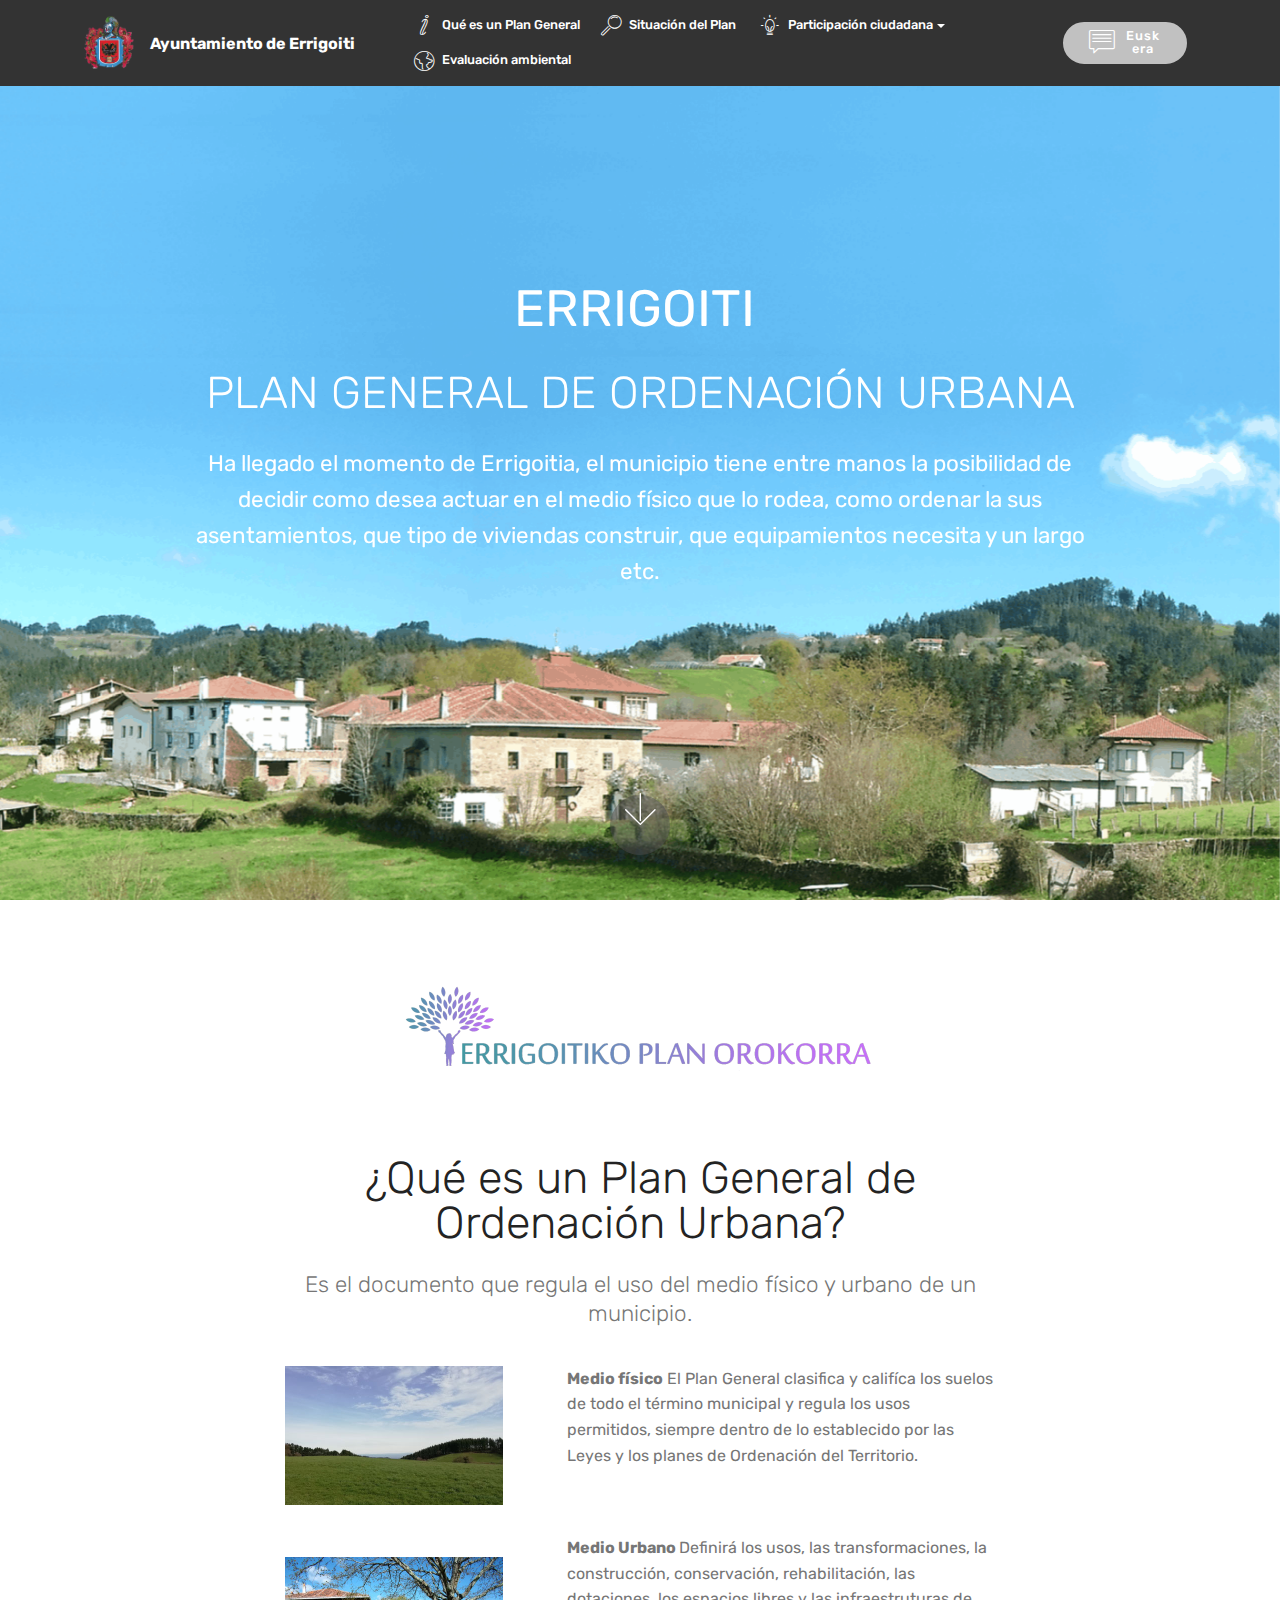
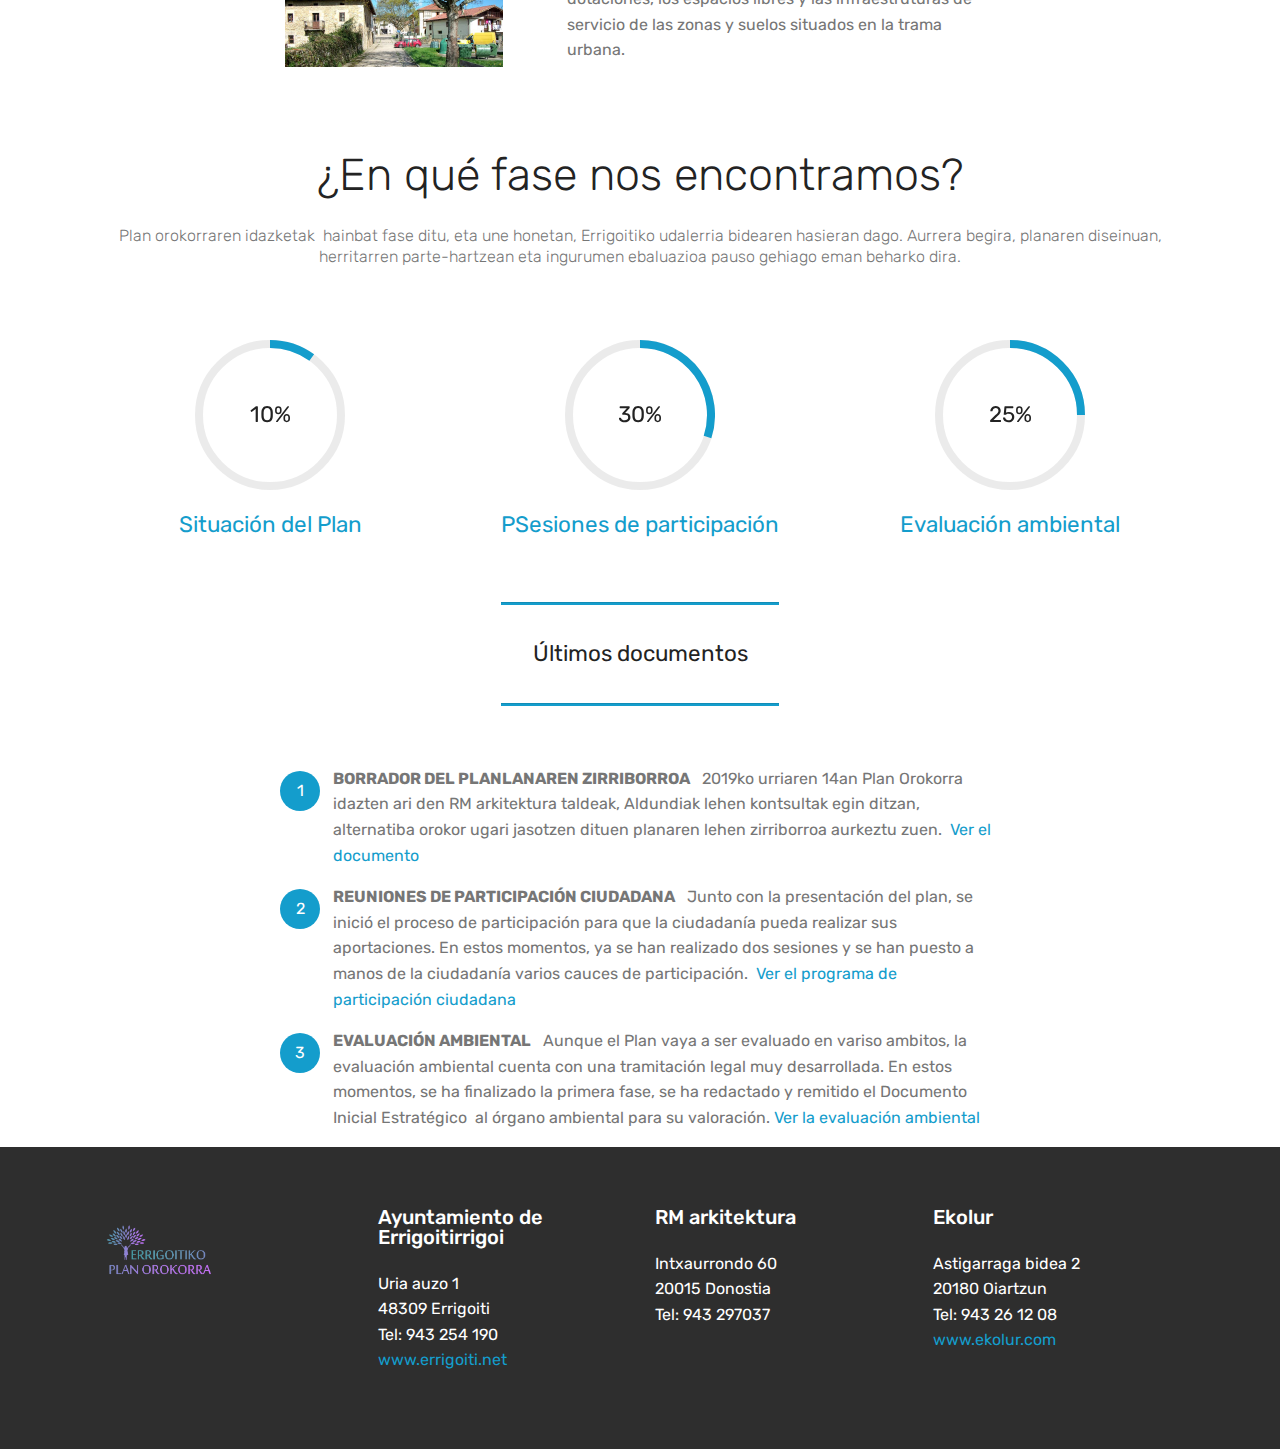
<file: index.html>
<!DOCTYPE html>
<html  >
<head>
  <!-- Site made with Mobirise Website Builder v4.11.6, https://mobirise.com -->
  <meta charset="UTF-8">
  <meta http-equiv="X-UA-Compatible" content="IE=edge">
  <meta name="generator" content="Mobirise v4.11.6, mobirise.com">
  <meta name="viewport" content="width=device-width, initial-scale=1, minimum-scale=1">
  <link rel="shortcut icon" href="assets/images/ezkutua-536x566.png" type="image/x-icon">
  <meta name="description" content="">
  
  <title>Errigoitiko HAPO</title>
  <link rel="stylesheet" href="assets/web/assets/mobirise-icons/mobirise-icons.css">
  <link rel="stylesheet" href="assets/bootstrap/css/bootstrap.min.css">
  <link rel="stylesheet" href="assets/bootstrap/css/bootstrap-grid.min.css">
  <link rel="stylesheet" href="assets/bootstrap/css/bootstrap-reboot.min.css">
  <link rel="stylesheet" href="assets/socicon/css/styles.css">
  <link rel="stylesheet" href="assets/tether/tether.min.css">
  <link rel="stylesheet" href="assets/as-pie-progress/css/progress.min.css">
  <link rel="stylesheet" href="assets/dropdown/css/style.css">
  <link rel="stylesheet" href="assets/theme/css/style.css">
  <link rel="preload" as="style" href="assets/mobirise/css/mbr-additional.css"><link rel="stylesheet" href="assets/mobirise/css/mbr-additional.css" type="text/css">
  
  
  
</head>
<body>
  <section class="menu cid-qTkzRZLJNu" once="menu" id="menu1-0">

    

    <nav class="navbar navbar-expand beta-menu navbar-dropdown align-items-center navbar-fixed-top navbar-toggleable-sm">
        <button class="navbar-toggler navbar-toggler-right" type="button" data-toggle="collapse" data-target="#navbarSupportedContent" aria-controls="navbarSupportedContent" aria-expanded="false" aria-label="Toggle navigation">
            <div class="hamburger">
                <span></span>
                <span></span>
                <span></span>
                <span></span>
            </div>
        </button>
        <div class="menu-logo">
            <div class="navbar-brand">
                <span class="navbar-logo">
                    <a href="https://mobirise.com">
                         <img src="assets/images/ezkutua-536x566.png" alt="Mobirise" title="" style="height: 3.8rem;">
                    </a>
                </span>
                <span class="navbar-caption-wrap"><a class="navbar-caption text-white display-7" href="#top">
                        Ayuntamiento de Errigoiti<br></a></span>
            </div>
        </div>
        <div class="collapse navbar-collapse" id="navbarSupportedContent">
            <ul class="navbar-nav nav-dropdown" data-app-modern-menu="true"><li class="nav-item">
                    <a class="nav-link link text-white display-4" href="index.html#header4-e"><span class="mbri-italic mbr-iconfont mbr-iconfont-btn"></span>
                        
                        Qué es un Plan General</a>
                </li><li class="nav-item">
                    <a class="nav-link link text-white display-4" href="page2.html#content4-19">
                        <span class="mbri-search mbr-iconfont mbr-iconfont-btn"></span>Situación del Plan&nbsp;</a>
                </li><li class="nav-item dropdown"><a class="nav-link link text-white dropdown-toggle display-4" href="page1.html#content4-z" data-toggle="dropdown-submenu" aria-expanded="false"><span class="mbri-idea mbr-iconfont mbr-iconfont-btn"></span>
                        Participación ciudadana</a><div class="dropdown-menu"><a class="text-white dropdown-item display-4" href="page1.html#timeline1-11">Planaren parte-hartze prozesua</a><a class="text-white dropdown-item display-4" href="page1.html#step2-12">Hurrengo parte-hartze saioak</a><a class="text-white dropdown-item display-4" href="page1.html#form1-y">Ekarpena egin</a><a class="text-white dropdown-item display-4" href="page1.html#gallery2-1k">Argazkiak</a></div></li><li class="nav-item"><a class="nav-link link text-white display-4" href="page3.html"><span class="mbri-globe mbr-iconfont mbr-iconfont-btn"></span>
                        Evaluación ambiental</a></li></ul>
            <div class="navbar-buttons mbr-section-btn"><a class="btn btn-sm btn-warning display-4" href="page1.html"><span class="mbri-chat mbr-iconfont mbr-iconfont-btn"></span>
                    
                    Euskera</a></div>
        </div>
    </nav>
</section>

<section class="engine"><a href="https://mobirise.info/w">free html5 templates</a></section><section class="cid-qTkA127IK8 mbr-fullscreen mbr-parallax-background" id="header2-1">

    

    

    <div class="container align-center">
        <div class="row justify-content-md-center">
            <div class="mbr-white col-md-10">
                <h1 class="mbr-section-title mbr-bold pb-3 mbr-fonts-style display-1"><span style="font-weight: normal;">ERRIGOITI</span>&nbsp;</h1>
                <h3 class="mbr-section-subtitle align-center mbr-light pb-3 mbr-fonts-style display-2">PLAN GENERAL DE ORDENACIÓN URBANA</h3>
                <p class="mbr-text pb-3 mbr-fonts-style display-5">
                    Ha llegado el momento de Errigoitia, el municipio tiene entre manos la posibilidad de decidir como desea actuar en el medio físico que lo rodea, como ordenar la sus asentamientos, que tipo de viviendas construir, que equipamientos necesita y un largo etc.</p>
                
            </div>
        </div>
    </div>
    <div class="mbr-arrow hidden-sm-down" aria-hidden="true">
        <a href="#next">
            <i class="mbri-down mbr-iconfont"></i>
        </a>
    </div>
</section>

<section class="header4 cid-rF9ANw61Pl" id="header4-e">

    

    

    <div class="container">
        <div class="row justify-content-md-center">
            <div class="media-content col-md-10">
                
                
                <div class="mbr-text align-center mbr-white pb-3">
                    
                </div>
                
            </div>
            <div class="mbr-figure pt-5">
                <img src="assets/images/logoa-osoa-1026x264.png" alt="Mobirise" title="" style="width: 45%;">
            </div>
        </div>
    </div>
</section>

<section class="mbr-section content4 cid-rF9pjRunPb" id="content4-9">

    

    <div class="container">
        <div class="media-container-row">
            <div class="title col-12 col-md-8">
                <h2 class="align-center pb-3 mbr-fonts-style display-2">
                    ¿Qué es un Plan General de Ordenación Urbana?</h2>
                <h3 class="mbr-section-subtitle align-center mbr-light mbr-fonts-style display-5">Es el documento que regula el uso del medio físico y urbano de un municipio.</h3>
                
            </div>
        </div>
    </div>
</section>

<section class="mbr-section content6 cid-rF9pu9EbjI" id="content6-a">
    
     
    
    <div class="container">
        <div class="media-container-row">
            <div class="col-12 col-md-8">
                <div class="media-container-row">
                    <div class="mbr-figure" style="width: 60%;">
                      <img src="assets/images/zallobanteko-meditik-itxasoa-436x278.jpg" alt="Mobirise" title="">  
                    </div>
                    <div class="media-content">
                        <div class="mbr-section-text">
                            <p class="mbr-text mb-0 mbr-fonts-style display-7">
                               <strong>Medio físico</strong>&nbsp;El Plan General clasifica y califíca los suelos de todo el término municipal y regula los usos permitidos, siempre dentro de lo establecido por las Leyes y los planes de Ordenación del Territorio.&nbsp;</p>
                        </div>
                    </div>
                </div>
            </div>
        </div>
    </div>
</section>

<section class="mbr-section content7 cid-rF9rZ54NqO" id="content7-b">
          
    

    <div class="container">
        <div class="media-container-row">
            <div class="col-12 col-md-8">
                <div class="media-container-row">
                    <div class="media-content">
                        <div class="mbr-section-text">
                            <p class="mbr-text align-right mb-0 mbr-fonts-style display-7"><strong>Medio Urbano </strong>Definirá los usos, las transformaciones, la construcción, conservación, rehabilitación, las dotaciones, los espacios libres y las infraestruturas de servicio de las zonas y suelos situados en la trama urbana.&nbsp;<br><br></p>
                        </div>
                    </div>
                    <div class="mbr-figure" style="width: 60%;">
                     <img src="assets/images/hiri-eremua-436x220.jpg" alt="Mobirise" title="">  
                    </div>
                </div>
            </div>
        </div>
    </div>
</section>

<section class="progress-bars3 cid-rF9p4YTOkG" id="progress-bars3-7">
 
     

    
    
    <div class="container">
        <h2 class="mbr-section-title pb-3 align-center mbr-fonts-style display-2">¿En qué fase nos encontramos?</h2>

        <h3 class="mbr-section-subtitle mbr-fonts-style display-7">
            Plan orokorraren idazketak &nbsp;hainbat fase ditu, eta une honetan, Errigoitiko udalerria bidearen hasieran dago. Aurrera begira, planaren diseinuan, herritarren parte-hartzean eta ingurumen ebaluazioa pauso gehiago eman beharko dira.<br></h3>
    
        <div class="media-container-row pt-5 mt-2">
            <div class="card p-3 align-center">
                <div class="wrap">
                    <div class="pie_progress progress1" role="progressbar" data-goal="10">
                        <p class="pie_progress__number mbr-fonts-style display-5">10%</p>
                    </div>
                </div> 
                <div class="mbr-crt-title pt-3">
                    <h4 class="card-title py-2 mbr-fonts-style display-5"><a href="page2.html#content4-19">Situación del Plan</a></h4>
                </div>                 
            </div>

            <div class="card p-3 align-center">
                <div class="wrap">
                    <div class="pie_progress progress2" role="progressbar" data-goal="30">
                        <p class="pie_progress__number mbr-fonts-style display-5"></p>
                    </div>
                </div> 
                <div class="mbr-crt-title pt-3">
                    <h4 class="card-title py-2 mbr-fonts-style display-5">
                        <a href="page1.html#content4-z">PSesiones de participación</a></h4>
                </div>                 
            </div>

            <div class="card p-3 align-center">
                <div class="wrap">
                    <div class="pie_progress progress3" role="progressbar" data-goal="25">
                        <p class="pie_progress__number mbr-fonts-style display-5">70%</p>
                    </div>
                </div> 
                <div class="mbr-crt-title pt-3">
                    <h4 class="card-title py-2 mbr-fonts-style display-5"><a href="page3.html#content4-1f">Evaluación ambiental</a></h4>
                </div>                 
            </div>

            

            

            
        </div>
</div></section>

<section class="mbr-section article content9 cid-rFIArQX1EM" id="content9-1r">
    
     

    <div class="container">
        <div class="inner-container" style="width: 100%;">
            <hr class="line" style="width: 25%;">
            <div class="section-text align-center mbr-fonts-style display-5">Últimos documentos</div>
            <hr class="line" style="width: 25%;">
        </div>
        </div>
</section>

<section class="mbr-section article content11 cid-rF9uA4BEdI" id="content11-c">
     

    <div class="container">
        <div class="media-container-row">
            <div class="mbr-text counter-container col-12 col-md-8 mbr-fonts-style display-7">
                <ol>
                    <li><strong>BORRADOR DEL PLANLANAREN ZIRRIBORROA</strong>&nbsp; &nbsp;2019ko urriaren 14an Plan Orokorra idazten ari den RM arkitektura taldeak, Aldundiak lehen kontsultak egin ditzan, alternatiba orokor ugari jasotzen dituen planaren lehen zirriborroa aurkeztu zuen. &nbsp;<a href="assets/files/PLANAREN ZIRRIBORROA OSOA_MURRIZ.pdf">Ver el documento</a></li>
                    <li><strong>REUNIONES DE PARTICIPACIÓN CIUDADANA</strong>&nbsp; &nbsp;Junto con la presentación del plan, se inició el proceso de participación para que la ciudadanía pueda realizar sus aportaciones. En estos momentos, ya se han realizado dos sesiones y se han puesto a manos de la ciudadanía varios cauces de participación. &nbsp;<a href="assets/files/PPC2.eus.pdf">Ver el programa de participación ciudadana&nbsp;</a></li>
                    <li><strong>EVALUACIÓN AMBIENTAL</strong>&nbsp; &nbsp;Aunque el Plan vaya a ser evaluado en variso ambitos, la evaluación ambiental cuenta con una tramitación legal muy desarrollada. En estos momentos, se ha finalizado la primera fase, se ha redactado y remitido el Documento Inicial Estratégico &nbsp;al órgano ambiental para su valoración. <a href="assets/files/DIE_EAE_PGOU_Errigoiti.pdf">Ver la evaluación ambiental</a></li>
                </ol>
            </div>
        </div>
    </div>
</section>

<section class="cid-rF9AnS2MFm" id="footer1-d">

    

    

    <div class="container">
        <div class="media-container-row content text-white">
            <div class="col-12 col-md-3">
                <div class="media-wrap">
                    <a href="#top">
                        <img src="assets/images/logoa-bertikal-746x607.png" alt="Mobirise" title="">
                    </a>
                </div>
            </div>
            <div class="col-12 col-md-3 mbr-fonts-style display-7">
                <h5 class="pb-3">Ayuntamiento de Errigoitirrigoi</h5>
                <p class="mbr-text">Uria auzo 1<br>48309 Errigoiti<br>Tel: 943 254 190<br><a href="http://www.errigoiti.net/eu-ES/Orrialdeak/default.aspx" target="_blank">www.errigoiti.net</a></p>
            </div>
            <div class="col-12 col-md-3 mbr-fonts-style display-7">
                <h5 class="pb-3">
                    RM arkitektura</h5>
                <p class="mbr-text">
                    Intxaurrondo 60<br>20015 Donostia<br>Tel: 943 297037</p>
            </div>
            <div class="col-12 col-md-3 mbr-fonts-style display-7">
                <h5 class="pb-3">Ekolur</h5>
                <p class="mbr-text">Astigarraga bidea 2<br>20180 Oiartzun<br>Tel: 943 26 12 08<br><a href="http://www.ekolur.com/home" target="_blank">www.ekolur.com</a></p>
            </div>
        </div>
        
    </div>
</section>


  <script src="assets/web/assets/jquery/jquery.min.js"></script>
  <script src="assets/popper/popper.min.js"></script>
  <script src="assets/bootstrap/js/bootstrap.min.js"></script>
  <script src="assets/smoothscroll/smooth-scroll.js"></script>
  <script src="assets/tether/tether.min.js"></script>
  <script src="assets/touchswipe/jquery.touch-swipe.min.js"></script>
  <script src="assets/parallax/jarallax.min.js"></script>
  <script src="assets/as-pie-progress/jquery-as-pie-progress.min.js"></script>
  <script src="assets/dropdown/js/nav-dropdown.js"></script>
  <script src="assets/dropdown/js/navbar-dropdown.js"></script>
  <script src="assets/theme/js/script.js"></script>
  
  
</body>
</html>
</file>
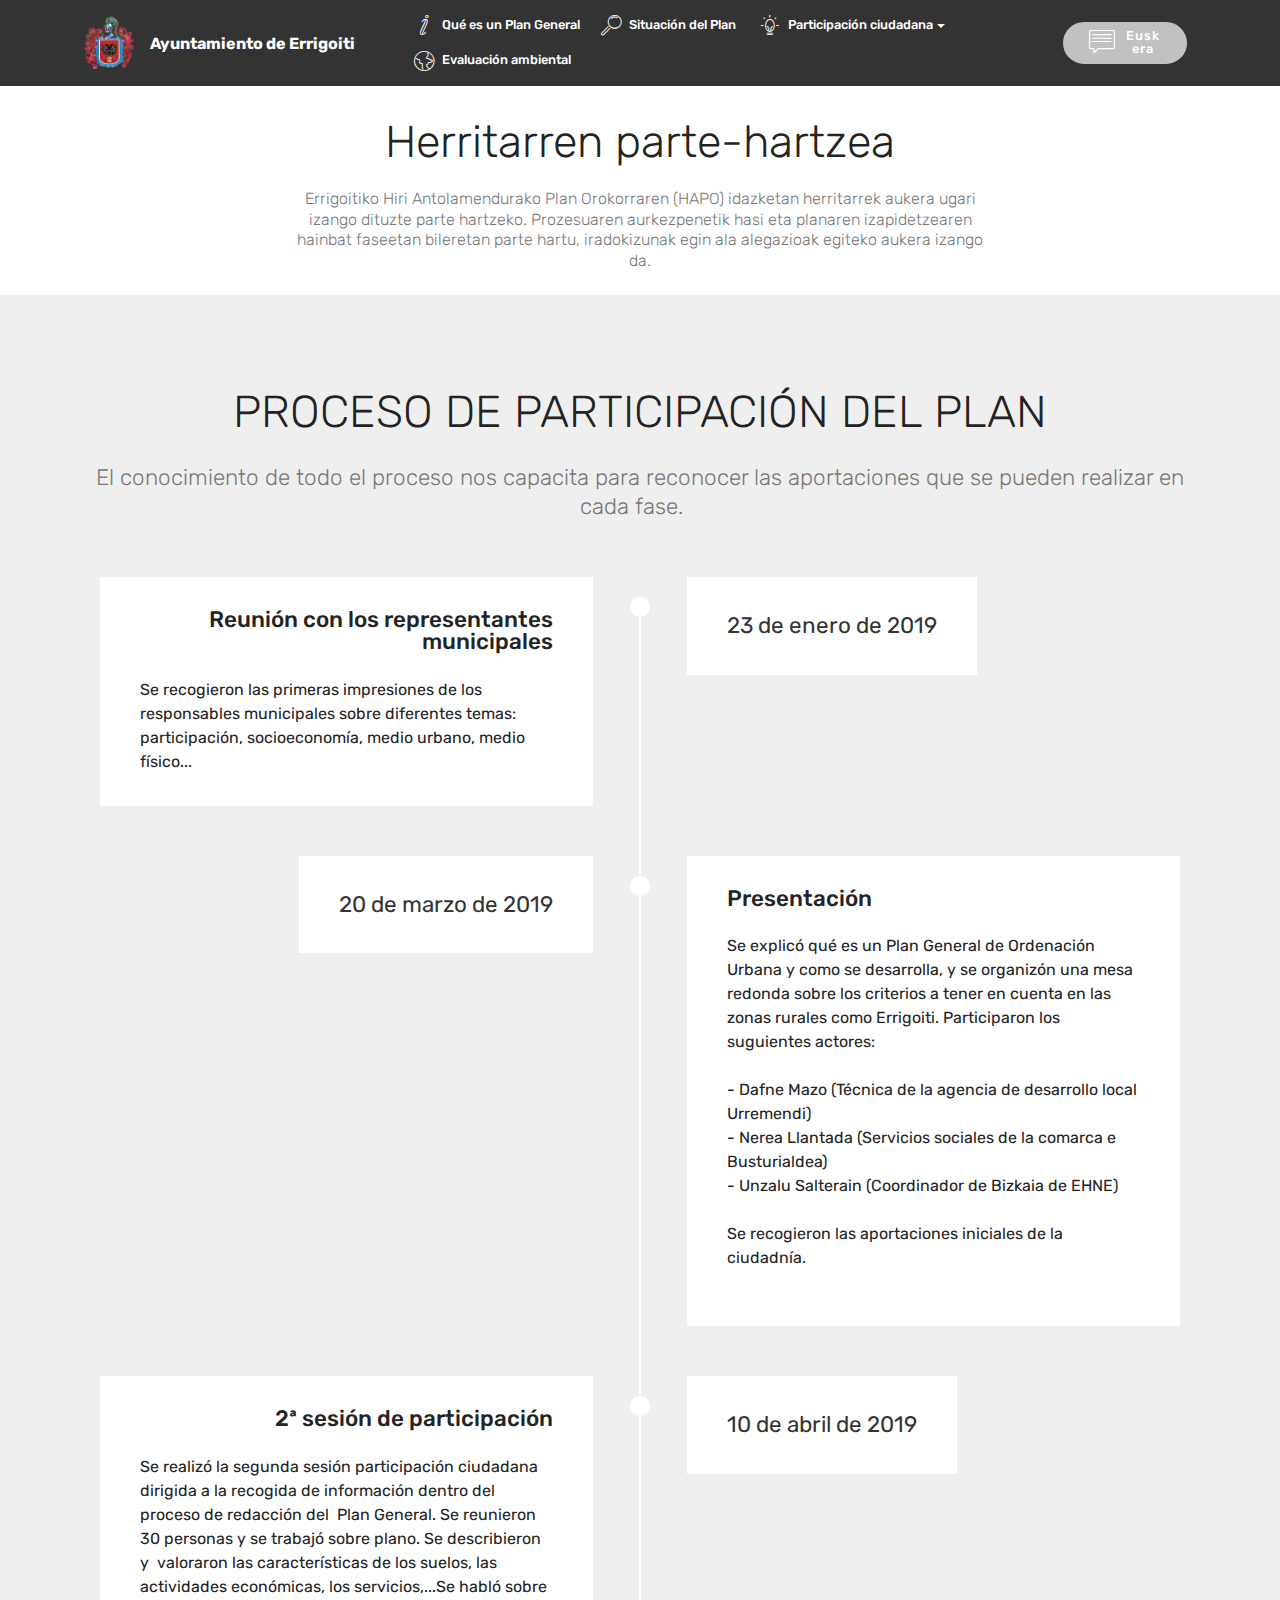
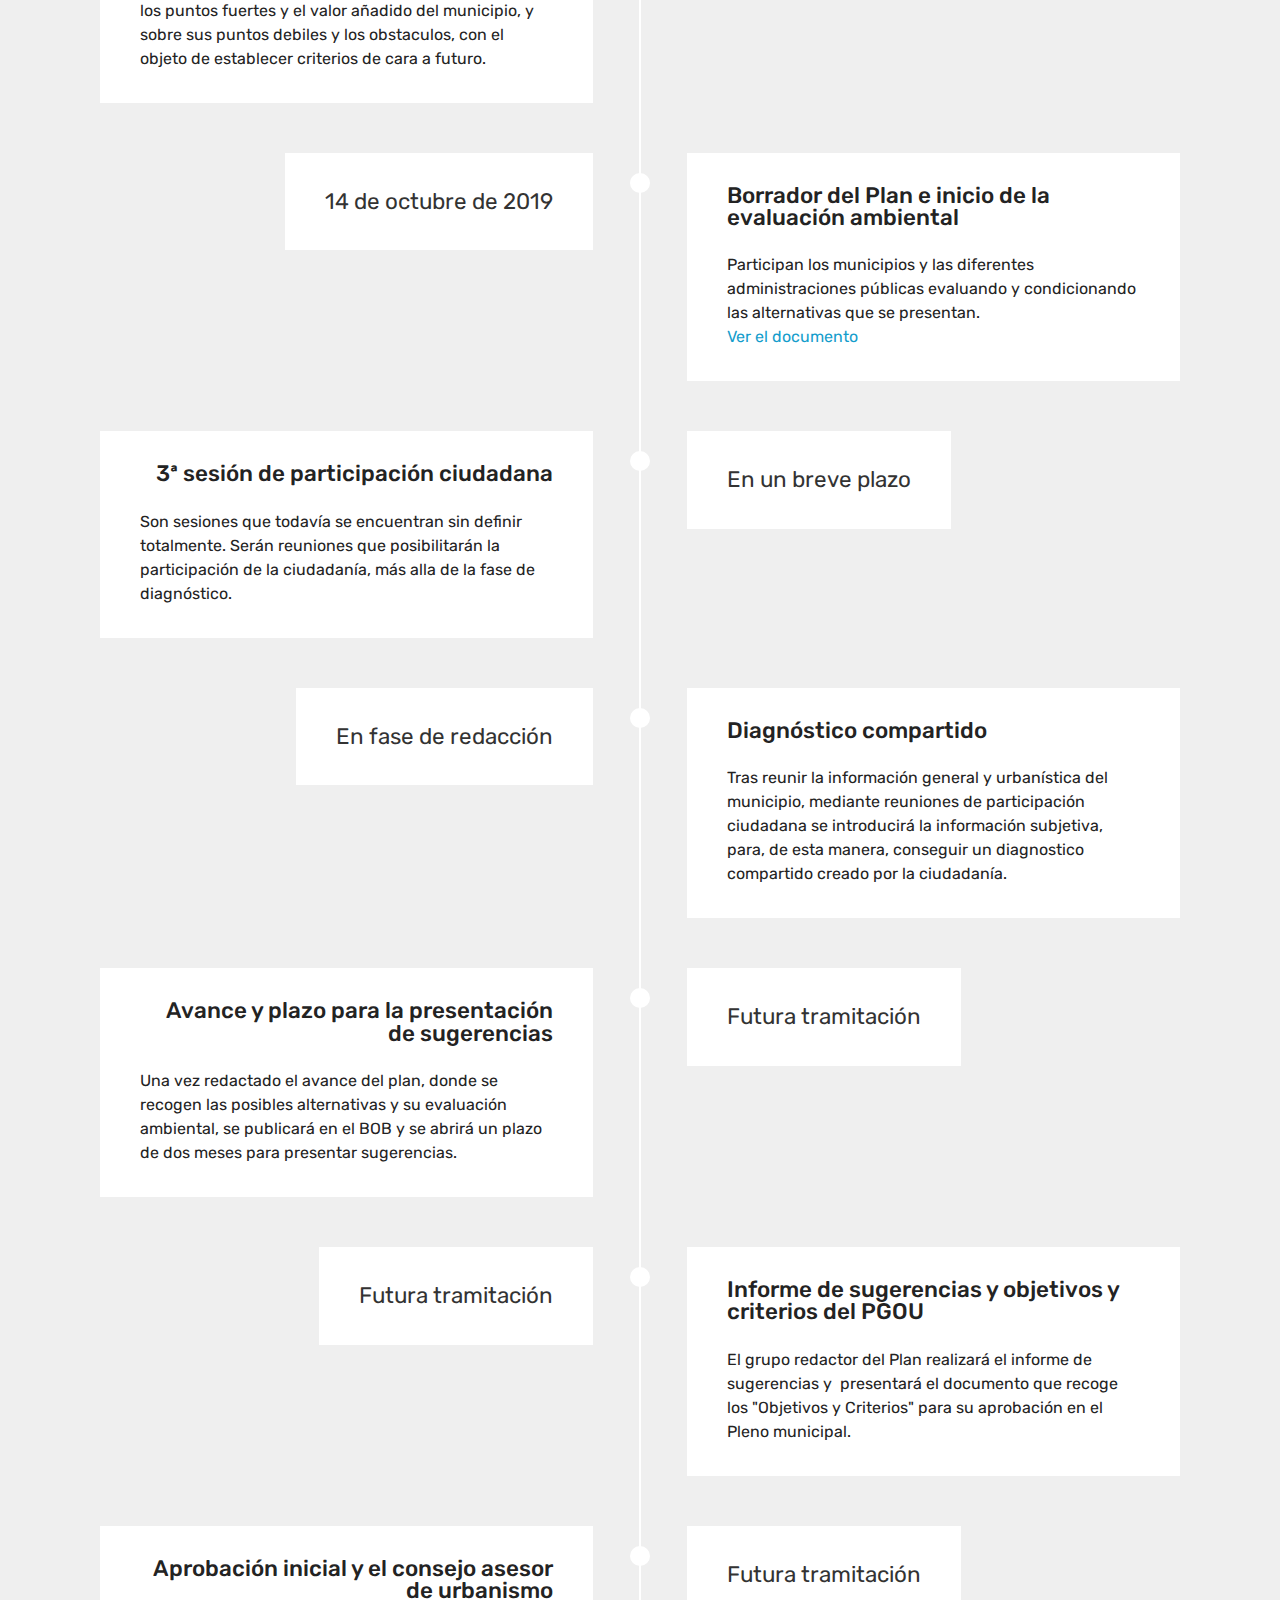
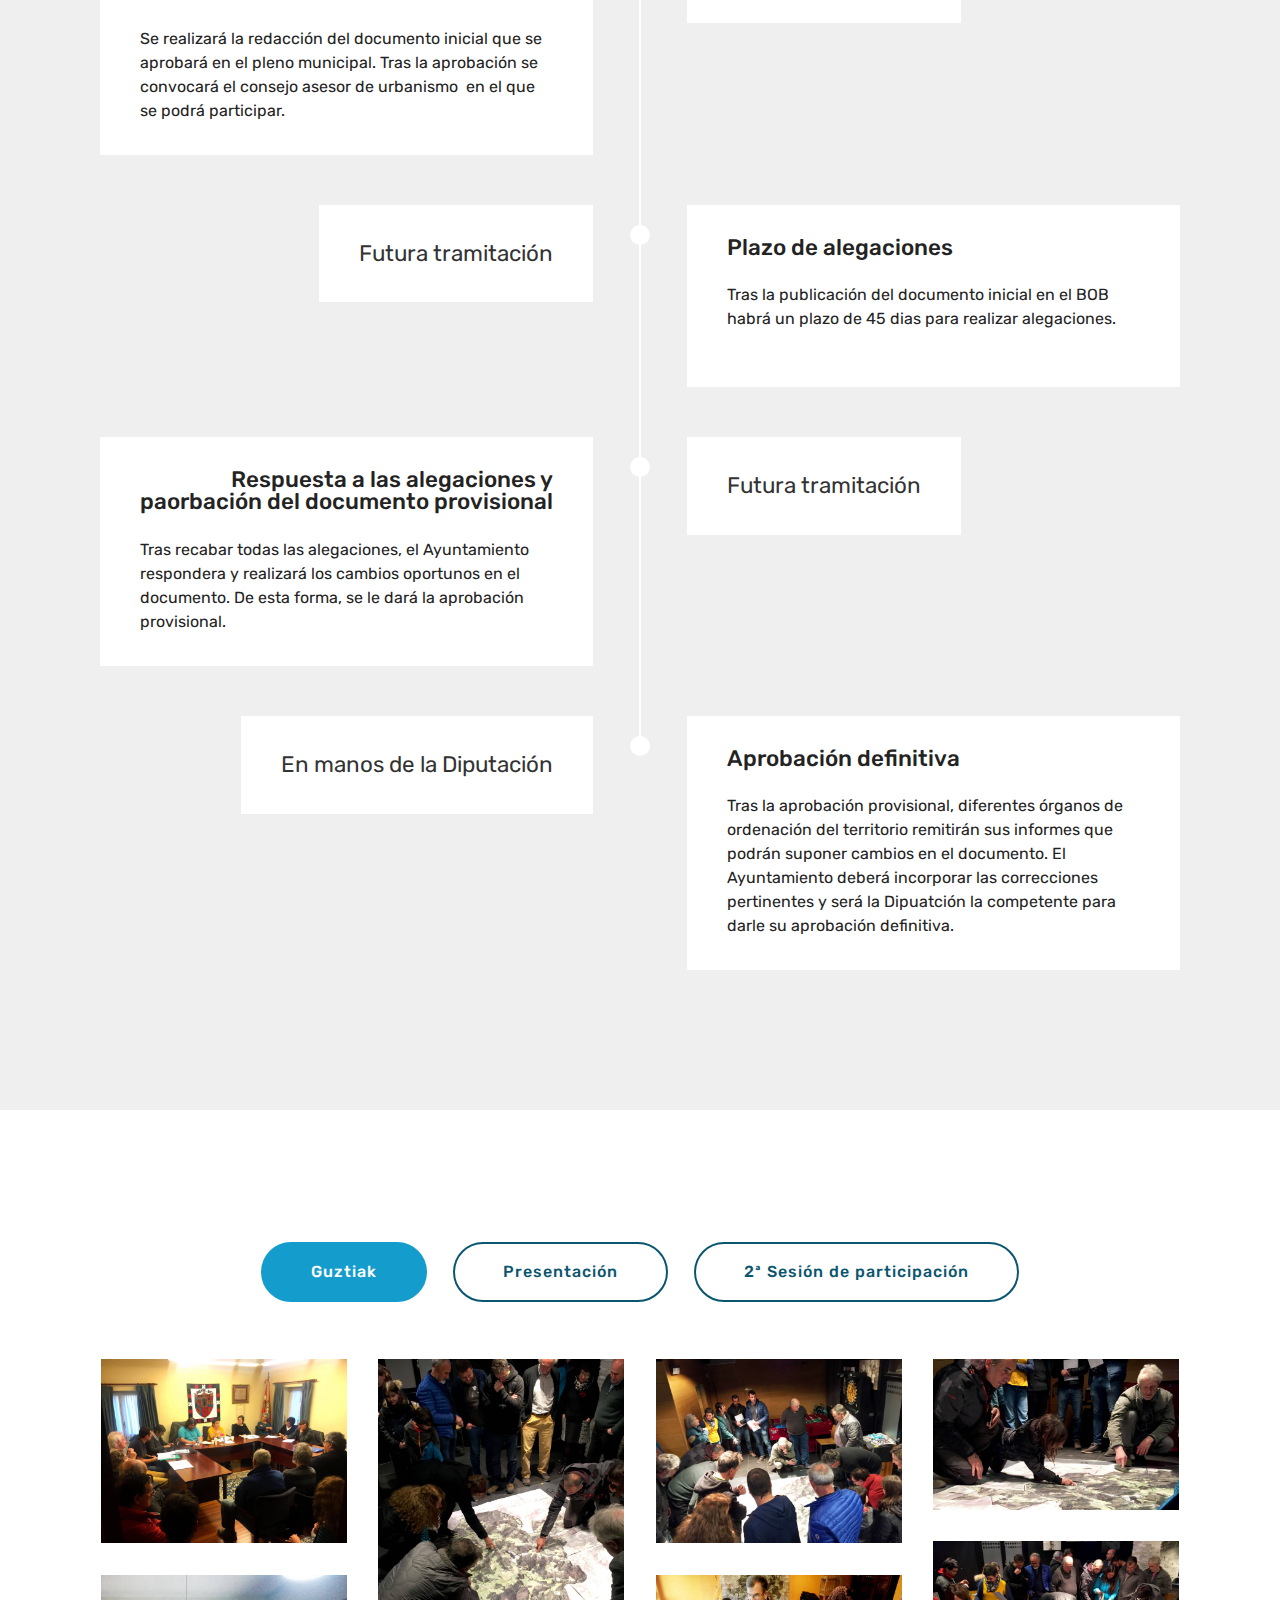
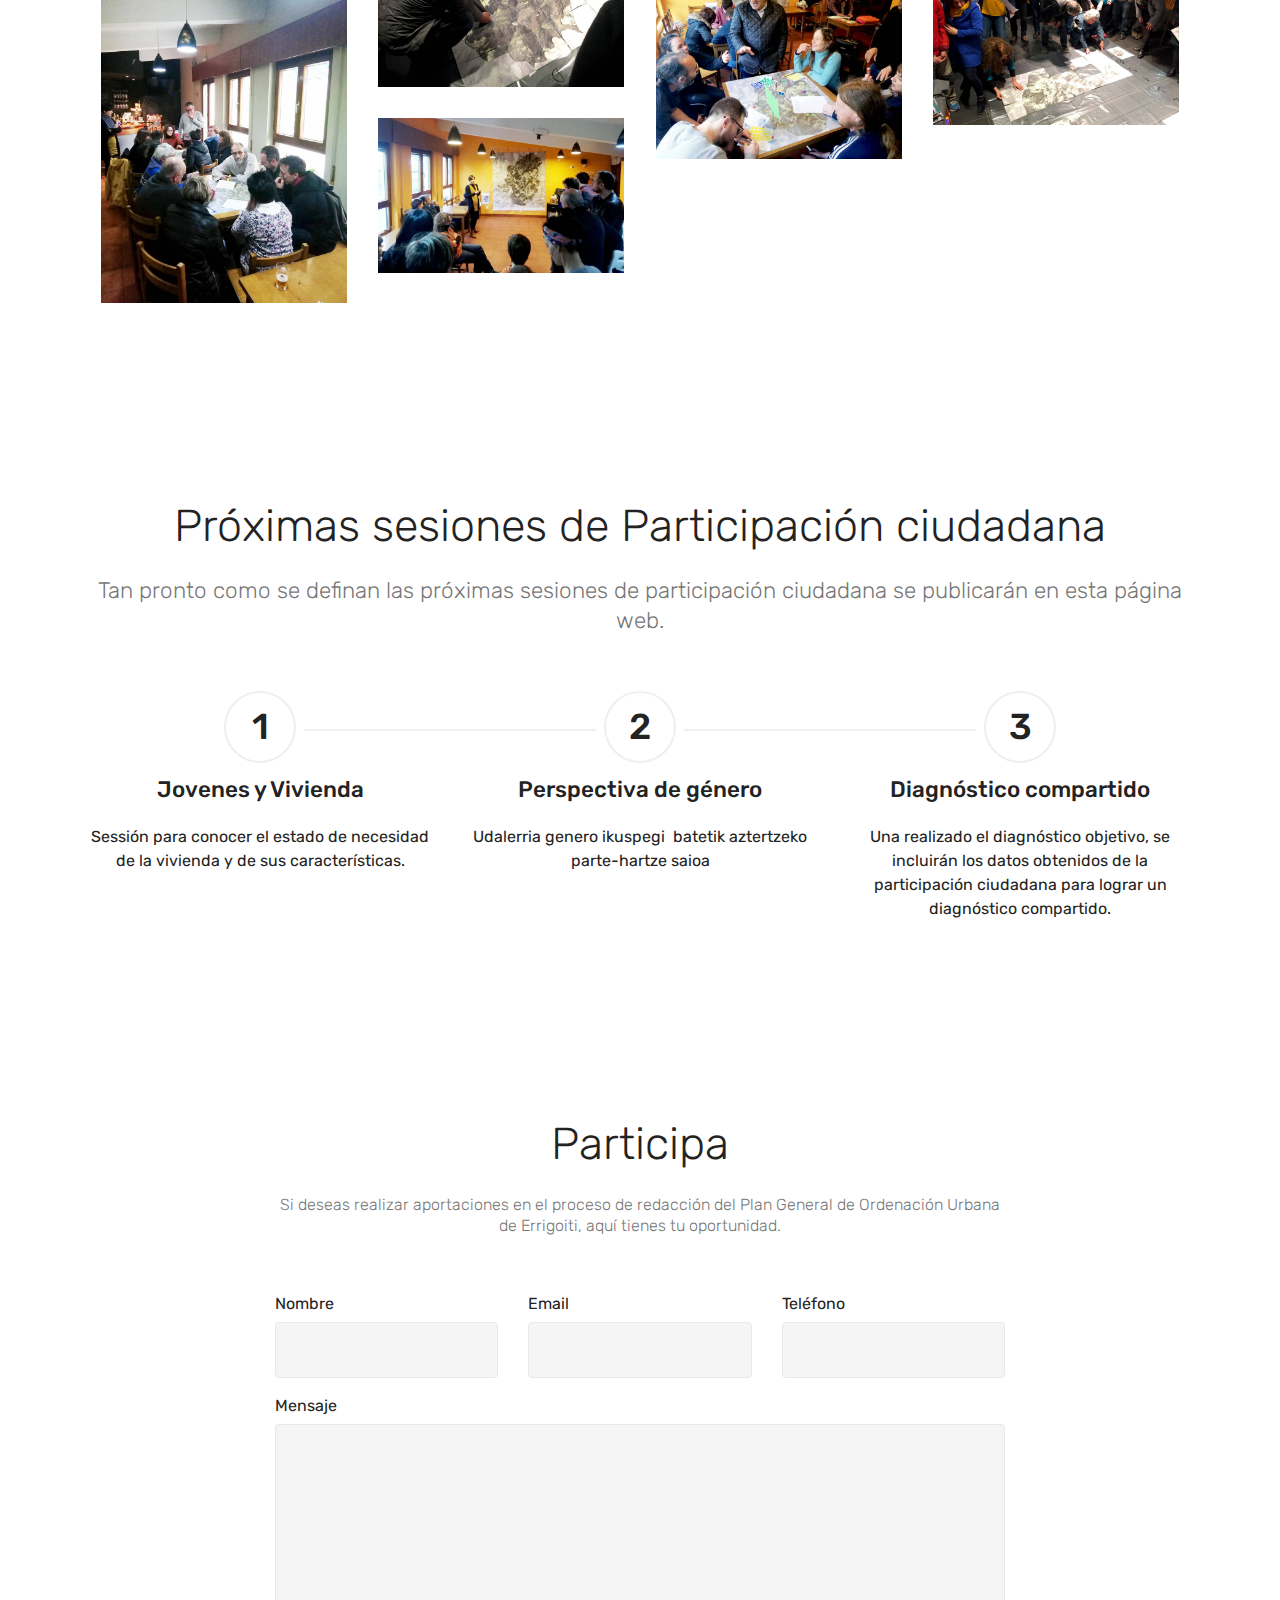
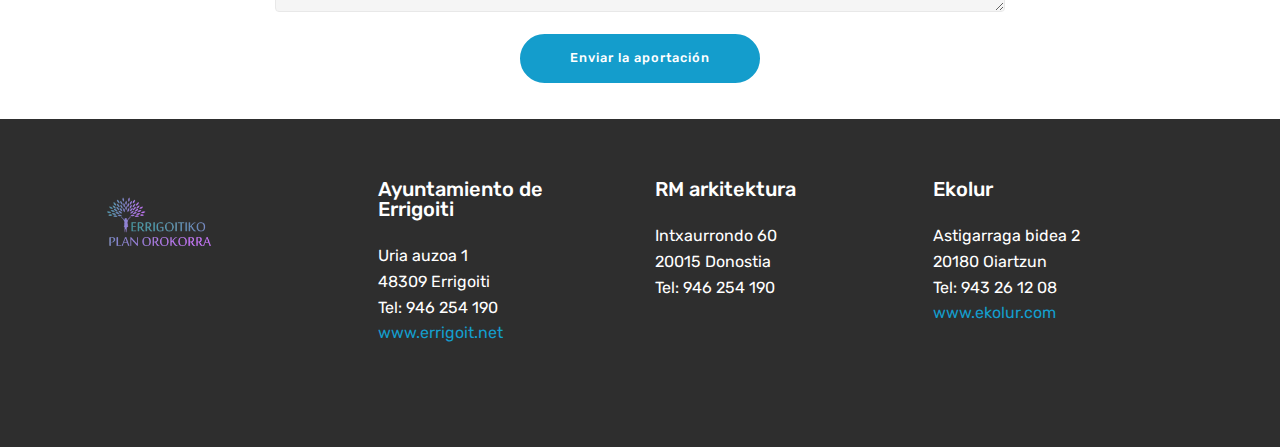
<file: page1.html>
<!DOCTYPE html>
<html  >
<head>
  <!-- Site made with Mobirise Website Builder v4.11.6, https://mobirise.com -->
  <meta charset="UTF-8">
  <meta http-equiv="X-UA-Compatible" content="IE=edge">
  <meta name="generator" content="Mobirise v4.11.6, mobirise.com">
  <meta name="viewport" content="width=device-width, initial-scale=1, minimum-scale=1">
  <link rel="shortcut icon" href="assets/images/ezkutua-536x566.png" type="image/x-icon">
  <meta name="description" content="Web Page Builder Description">
  
  <title>Herritarren parte-hartzea</title>
  <link rel="stylesheet" href="assets/web/assets/mobirise-icons/mobirise-icons.css">
  <link rel="stylesheet" href="assets/bootstrap/css/bootstrap.min.css">
  <link rel="stylesheet" href="assets/bootstrap/css/bootstrap-grid.min.css">
  <link rel="stylesheet" href="assets/bootstrap/css/bootstrap-reboot.min.css">
  <link rel="stylesheet" href="assets/socicon/css/styles.css">
  <link rel="stylesheet" href="assets/dropdown/css/style.css">
  <link rel="stylesheet" href="assets/tether/tether.min.css">
  <link rel="stylesheet" href="assets/theme/css/style.css">
  <link rel="stylesheet" href="assets/gallery/style.css">
  <link rel="preload" as="style" href="assets/mobirise/css/mbr-additional.css"><link rel="stylesheet" href="assets/mobirise/css/mbr-additional.css" type="text/css">
  
  
  
</head>
<body>
  <section class="menu cid-qTkzRZLJNu" once="menu" id="menu1-x">

    

    <nav class="navbar navbar-expand beta-menu navbar-dropdown align-items-center navbar-fixed-top navbar-toggleable-sm">
        <button class="navbar-toggler navbar-toggler-right" type="button" data-toggle="collapse" data-target="#navbarSupportedContent" aria-controls="navbarSupportedContent" aria-expanded="false" aria-label="Toggle navigation">
            <div class="hamburger">
                <span></span>
                <span></span>
                <span></span>
                <span></span>
            </div>
        </button>
        <div class="menu-logo">
            <div class="navbar-brand">
                <span class="navbar-logo">
                    <a href="https://mobirise.com">
                         <img src="assets/images/ezkutua-536x566.png" alt="Mobirise" title="" style="height: 3.8rem;">
                    </a>
                </span>
                <span class="navbar-caption-wrap"><a class="navbar-caption text-white display-7" href="#top">
                        Ayuntamiento de Errigoiti<br></a></span>
            </div>
        </div>
        <div class="collapse navbar-collapse" id="navbarSupportedContent">
            <ul class="navbar-nav nav-dropdown" data-app-modern-menu="true"><li class="nav-item">
                    <a class="nav-link link text-white display-4" href="index.html#header4-e"><span class="mbri-italic mbr-iconfont mbr-iconfont-btn"></span>
                        
                        Qué es un Plan General</a>
                </li><li class="nav-item">
                    <a class="nav-link link text-white display-4" href="page2.html#content4-19">
                        <span class="mbri-search mbr-iconfont mbr-iconfont-btn"></span>Situación del Plan&nbsp;</a>
                </li><li class="nav-item dropdown"><a class="nav-link link text-white dropdown-toggle display-4" href="page1.html#content4-z" data-toggle="dropdown-submenu" aria-expanded="false"><span class="mbri-idea mbr-iconfont mbr-iconfont-btn"></span>
                        Participación ciudadana</a><div class="dropdown-menu"><a class="text-white dropdown-item display-4" href="page1.html#timeline1-11">Planaren parte-hartze prozesua</a><a class="text-white dropdown-item display-4" href="page1.html#step2-12">Hurrengo parte-hartze saioak</a><a class="text-white dropdown-item display-4" href="page1.html#form1-y">Ekarpena egin</a><a class="text-white dropdown-item display-4" href="page1.html#gallery2-1k">Argazkiak</a></div></li><li class="nav-item"><a class="nav-link link text-white display-4" href="page3.html"><span class="mbri-globe mbr-iconfont mbr-iconfont-btn"></span>
                        Evaluación ambiental</a></li></ul>
            <div class="navbar-buttons mbr-section-btn"><a class="btn btn-sm btn-warning display-4" href="page1.html"><span class="mbri-chat mbr-iconfont mbr-iconfont-btn"></span>
                    
                    Euskera</a></div>
        </div>
    </nav>
</section>

<section class="engine"><a href="https://mobirise.info/e">make a website</a></section><section class="mbr-section content4 cid-rF9RYTzHv4" id="content4-z">

    

    <div class="container">
        <div class="media-container-row">
            <div class="title col-12 col-md-8">
                <h2 class="align-center pb-3 mbr-fonts-style display-2">Herritarren parte-hartzea</h2>
                <h3 class="mbr-section-subtitle align-center mbr-light mbr-fonts-style display-7">
                    Errigoitiko Hiri Antolamendurako Plan Orokorraren (HAPO) idazketan herritarrek aukera ugari izango dituzte parte hartzeko. Prozesuaren aurkezpenetik hasi eta planaren izapidetzearen hainbat faseetan bileretan parte hartu, iradokizunak egin ala alegazioak egiteko aukera izango da.</h3>
                
            </div>
        </div>
    </div>
</section>

<section class="timeline1 cid-rF9Td4xqgy" id="timeline1-11">

    

    

    <div class="container align-center">
        <h2 class="mbr-section-title pb-3 mbr-fonts-style display-2">PROCESO DE PARTICIPACIÓN DEL PLAN</h2>
        <h3 class="mbr-section-subtitle pb-5 mbr-fonts-style display-5">El conocimiento de todo el proceso nos capacita para reconocer las aportaciones que se pueden realizar en cada fase. &nbsp;&nbsp;</h3>

        <div class="container timelines-container" mbri-timelines="">
            <!--1-->
            <div class="row timeline-element reverse separline">
                 <div class="timeline-date-panel col-xs-12 col-md-6  align-left">         
                    <div class="time-line-date-content">
                        <p class="mbr-timeline-date mbr-fonts-style display-5">23 de enero de 2019</p>
                    </div>
                </div>
           <span class="iconBackground"></span>
            <div class="col-xs-12 col-md-6 align-right">
                <div class="timeline-text-content">
                    <h4 class="mbr-timeline-title pb-3 mbr-fonts-style display-5">Reunión con los representantes municipales</h4>
                    <p class="mbr-timeline-text mbr-fonts-style display-7">Se recogieron las primeras impresiones de los responsables municipales sobre diferentes temas: participación, socioeconomía, medio urbano, medio físico...<br></p>
                 </div>
            </div>
            </div>
            <!--2-->
            <div class="row timeline-element  separline">
                <div class="timeline-date-panel col-xs-12 col-md-6 align-right">
                    <div class="time-line-date-content">
                        <p class="mbr-timeline-date mbr-fonts-style display-5">20 de marzo de 2019</p>
                    </div>
                </div>
                <span class="iconBackground"></span>
                <div class="col-xs-12 col-md-6 align-left ">
                    <div class="timeline-text-content">
                        <h4 class="mbr-timeline-title pb-3 mbr-fonts-style display-5">
                            Presentación</h4>
                        <p class="mbr-timeline-text mbr-fonts-style display-7">Se explicó qué es un Plan General de Ordenación Urbana y como se desarrolla, y se organizón una mesa redonda sobre los criterios a tener en cuenta en las zonas rurales como Errigoiti. Participaron los suguientes actores:<br><br>- Dafne Mazo (Técnica de la agencia de desarrollo local Urremendi)
<br>- Nerea Llantada (Servicios sociales de la comarca e Busturialdea)
<br>- Unzalu Salterain (Coordinador de Bizkaia de EHNE)
<br>
<br>Se recogieron las aportaciones iniciales de la ciudadnía.<br><br></p>
                    </div>
                </div>
            </div>
            <!--3-->
            <div class="row timeline-element reverse separline">
                <div class="timeline-date-panel col-xs-12 col-md-6  align-left">
                    <div class="time-line-date-content">
                        <p class="mbr-timeline-date mbr-fonts-style display-5">10 de abril de 2019</p>
                    </div>
                </div>
                <span class="iconBackground"></span>
                <div class="col-xs-12 col-md-6 align-right">
                    <div class="timeline-text-content">
                        <h4 class="mbr-timeline-title pb-3 mbr-fonts-style display-5">2ª sesión de participación</h4>      
                        <p class="mbr-timeline-text mbr-fonts-style display-7">Se realizó la segunda sesión participación ciudadana dirigida a la recogida de información dentro del proceso de redacción del &nbsp;Plan General. Se reunieron 30 personas y se trabajó sobre plano. Se describieron y &nbsp;valoraron las características de los suelos, las actividades económicas, los servicios,...Se habló sobre los puntos fuertes y el valor añadido del municipio, y sobre sus puntos debiles y los obstaculos, con el objeto de establecer criterios de cara a futuro.<br></p>
                    </div>
                </div>
            </div>
            <!--4-->
            <div class="row timeline-element  separline">
                <div class="timeline-date-panel col-xs-12 col-md-6 align-right">
                    <div class="time-line-date-content">
                        <p class="mbr-timeline-date mbr-fonts-style display-5">14 de octubre de 2019</p>
                    </div>
                </div>
                <span class="iconBackground"></span>
                <div class="col-xs-12 col-md-6 align-left ">
                    <div class="timeline-text-content">
                        <h4 class="mbr-timeline-title pb-3 mbr-fonts-style display-5">Borrador del Plan e inicio de la evaluación ambiental&nbsp;</h4>
                        <p class="mbr-timeline-text mbr-fonts-style display-7">Participan los municipios y las diferentes administraciones públicas evaluando y condicionando las alternativas que se presentan.&nbsp;<br><em><strong><a href="page2.html#services3-1j">Ver el documento</a></strong></em></p>
                    </div>
                </div>
            </div>
            <!--5-->
            <div class="row timeline-element reverse separline">
                <div class="timeline-date-panel col-xs-12 col-md-6  align-left">
                    <div class="time-line-date-content">
                        <p class="mbr-timeline-date mbr-fonts-style display-5">
                            En un breve plazo</p>
                    </div>
                </div>
                <span class="iconBackground"></span>
                <div class="col-xs-12 col-md-6 align-right">
                    <div class="timeline-text-content">
                        <h4 class="mbr-timeline-title pb-3 mbr-fonts-style display-5">3ª sesión de participación ciudadana</h4>
                        <p class="mbr-timeline-text mbr-fonts-style display-7">Son sesiones que todavía se encuentran sin definir totalmente. Serán reuniones que posibilitarán la participación de la ciudadanía, más alla de la fase de diagnóstico.</p>
                    </div>
                </div>
            </div>
            <!--6-->
            <div class="row timeline-element separline">
                <div class="timeline-date-panel col-xs-12 col-md-6 align-right">
                    <div class="time-line-date-content">
                       <p class="mbr-timeline-date mbr-fonts-style display-5">
                            En fase de redacción</p>
                    </div>
                </div>
                <span class="iconBackground"></span>
                <div class="col-xs-12 col-md-6 align-left ">
                    <div class="timeline-text-content">
                        <h4 class="mbr-timeline-title pb-3 mbr-fonts-style display-5">Diagnóstico compartido</h4>
                        <p class="mbr-timeline-text mbr-fonts-style display-7">Tras reunir la información general y urbanística del municipio, mediante reuniones de participación ciudadana se introducirá la información subjetiva, para, de esta manera, conseguir un diagnostico compartido creado por la ciudadanía. &nbsp;</p>
                    </div>
                </div>
            </div>
            <!--7-->
            <div class="row timeline-element reverse separline">
                <div class="timeline-date-panel col-xs-12 col-md-6  align-left">
                    <div class="time-line-date-content">
                        <p class="mbr-timeline-date mbr-fonts-style display-5">
                           Futura tramitación</p>
                    </div>
                </div>
                <span class="iconBackground"></span>
                <div class="col-xs-12 col-md-6 align-right">
                    <div class="timeline-text-content">
                        <h4 class="mbr-timeline-title pb-3 mbr-fonts-style display-5">Avance y plazo para la presentación de sugerencias</h4>
                        <p class="mbr-timeline-text mbr-fonts-style display-7">Una vez redactado el avance del plan, donde se recogen las posibles alternativas y su evaluación ambiental, se publicará en el BOB y se abrirá un plazo de dos meses para presentar sugerencias. &nbsp;</p>
                    </div>
                </div>
            </div>
            <!--8-->
            <div class="row timeline-element separline">
                <div class="timeline-date-panel col-xs-12 col-md-6 align-right">
                    <div class="time-line-date-content">
                        <p class="mbr-timeline-date mbr-fonts-style display-5">
                           Futura tramitación</p>
                    </div>
                </div>
                <span class="iconBackground"></span>
                <div class="col-xs-12 col-md-6 align-left ">
                    <div class="timeline-text-content">
                        <h4 class="mbr-timeline-title pb-3 mbr-fonts-style display-5">Informe de sugerencias y objetivos y criterios del PGOU</h4>
                        <p class="mbr-timeline-text mbr-fonts-style display-7">El grupo redactor del Plan realizará el informe de sugerencias y &nbsp;presentará el documento que recoge los "Objetivos y Criterios" para su aprobación en el Pleno municipal.&nbsp;</p>
                    </div>
                </div>
            </div>
            <!--9-->
            <div class="row timeline-element reverse separline">
                <div class="timeline-date-panel col-xs-12 col-md-6  align-left">
                    <div class="time-line-date-content">
                        <p class="mbr-timeline-date mbr-fonts-style display-5">
                           Futura tramitación</p>
                    </div>
                </div>
                <span class="iconBackground"></span>
                <div class="col-xs-12 col-md-6 align-right">
                    <div class="timeline-text-content">
                        <h4 class="mbr-timeline-title pb-3 mbr-fonts-style display-5">Aprobación inicial y el consejo asesor de urbanismo<br></h4>

                        <p class="mbr-timeline-text mbr-fonts-style display-7">Se realizará la redacción del documento inicial que se aprobará en el pleno municipal. Tras la aprobación se convocará el consejo asesor de urbanismo &nbsp;en el que se podrá participar.<br></p>
                    </div>
                </div>
            </div>
            <!--10-->
            <div class="row timeline-element separline">
                <div class="timeline-date-panel col-xs-12 col-md-6 align-right">
                    <div class="time-line-date-content">
                       <p class="mbr-timeline-date mbr-fonts-style display-5">
                          Futura tramitación</p>
                    </div>
                </div>
                <span class="iconBackground"></span>
                <div class="col-xs-12 col-md-6 align-left ">
                    <div class="timeline-text-content">
                        <h4 class="mbr-timeline-title pb-3 mbr-fonts-style display-5">Plazo de alegaciones</h4> 
                        <p class="mbr-timeline-text mbr-fonts-style display-7">Tras la publicación del documento inicial en el BOB habrá un plazo de 45 dias para realizar alegaciones.<br><br></p>
                    </div>
                </div>
            </div>
            <!--11-->
            <div class="row timeline-element reverse separline">
                <div class="timeline-date-panel col-xs-12 col-md-6  align-left">
                    <div class="time-line-date-content">
                       <p class="mbr-timeline-date mbr-fonts-style display-5">Futura tramitación</p>
                    </div>
                </div>
                <span class="iconBackground"></span>
                <div class="col-xs-12 col-md-6 align-right">
                    <div class="timeline-text-content">
                        <h4 class="mbr-timeline-title pb-3 mbr-fonts-style display-5">Respuesta a las alegaciones y paorbación del documento provisional</h4>
                        <p class="mbr-timeline-text mbr-fonts-style display-7">Tras recabar todas las alegaciones, el Ayuntamiento respondera y realizará los cambios oportunos en el documento. De esta forma, se le dará la aprobación provisional.</p>
                    </div>
                </div>
            </div>
            <!--12-->
            <div class="row timeline-element">
                <div class="timeline-date-panel col-xs-12 col-md-6 align-right">
                    <div class="time-line-date-content">
                        <p class="mbr-timeline-date mbr-fonts-style display-5">
                           En manos de la Diputación</p>
                    </div>
                </div>
                <span class="iconBackground"></span>
                <div class="col-xs-12 col-md-6 align-left ">
                    <div class="timeline-text-content">
                        <h4 class="mbr-timeline-title pb-3 mbr-fonts-style display-5">
                            Aprobación definitiva</h4>
                        <p class="mbr-timeline-text mbr-fonts-style display-7">Tras la aprobación provisional, diferentes órganos de ordenación del territorio remitirán sus informes que podrán suponer cambios en el documento. El Ayuntamiento deberá incorporar las correcciones pertinentes y será la Dipuatción la competente para darle su aprobación definitiva.&nbsp;</p>
                    </div>
                </div>
            </div>
        </div>
    </div>
</section>

<section class="mbr-gallery mbr-slider-carousel cid-rFDEc0BmVN" id="gallery2-1k">

    

    <div class="container">
        <div><!-- Filter --><div class="mbr-gallery-filter container gallery-filter-active"><ul buttons="0"><li class="mbr-gallery-filter-all"><a class="btn btn-md btn-primary-outline active display-7" href="">Guztiak</a></li></ul></div><!-- Gallery --><div class="mbr-gallery-row"><div class="mbr-gallery-layout-default"><div><div><div class="mbr-gallery-item mbr-gallery-item--p2" data-video-url="false" data-tags="Presentación"><div href="#lb-gallery2-1k" data-slide-to="0" data-toggle="modal"><img src="assets/images/aurkezpena01-2000x1500-800x600.jpg" alt="" title=""><span class="icon-focus"></span></div></div><div class="mbr-gallery-item mbr-gallery-item--p2" data-video-url="false" data-tags="Presentación"><div href="#lb-gallery2-1k" data-slide-to="1" data-toggle="modal"><img src="assets/images/aurkezpena02-2000x2667-800x1067.jpg" alt="" title=""><span class="icon-focus"></span></div></div><div class="mbr-gallery-item mbr-gallery-item--p2" data-video-url="false" data-tags="Presentación"><div href="#lb-gallery2-1k" data-slide-to="2" data-toggle="modal"><img src="assets/images/aurkezpena03-2000x1500-800x600.jpg" alt="" title=""><span class="icon-focus"></span></div></div><div class="mbr-gallery-item mbr-gallery-item--p2" data-video-url="false" data-tags="Presentación"><div href="#lb-gallery2-1k" data-slide-to="3" data-toggle="modal"><img src="assets/images/aurkezpena04-2000x1230-800x492.jpg" alt="" title=""><span class="icon-focus"></span></div></div><div class="mbr-gallery-item mbr-gallery-item--p2" data-video-url="false" data-tags="Presentación"><div href="#lb-gallery2-1k" data-slide-to="4" data-toggle="modal"><img src="assets/images/errigoiti-argazkia05-2000x1500-800x600.jpg" alt="" title=""><span class="icon-focus"></span></div></div><div class="mbr-gallery-item mbr-gallery-item--p2" data-video-url="false" data-tags="2ª Sesión de participación"><div href="#lb-gallery2-1k" data-slide-to="5" data-toggle="modal"><img src="assets/images/2-bilera-01-1181x1575-800x1067.jpg" alt="" title=""><span class="icon-focus"></span></div></div><div class="mbr-gallery-item mbr-gallery-item--p2" data-video-url="false" data-tags="2ª Sesión de participación"><div href="#lb-gallery2-1k" data-slide-to="6" data-toggle="modal"><img src="assets/images/2-bilera-02-1181x886-800x600.jpg" alt="" title=""><span class="icon-focus"></span></div></div><div class="mbr-gallery-item mbr-gallery-item--p2" data-video-url="false" data-tags="2ª Sesión de participación"><div href="#lb-gallery2-1k" data-slide-to="7" data-toggle="modal"><img src="assets/images/2-bilera-03-1181x745-800x505.jpg" alt="" title=""><span class="icon-focus"></span></div></div></div></div><div class="clearfix"></div></div></div><!-- Lightbox --><div data-app-prevent-settings="" class="mbr-slider modal fade carousel slide" tabindex="-1" data-keyboard="true" data-interval="false" id="lb-gallery2-1k"><div class="modal-dialog"><div class="modal-content"><div class="modal-body"><div class="carousel-inner"><div class="carousel-item"><img src="assets/images/aurkezpena01-2000x1500.jpg" alt="" title=""></div><div class="carousel-item"><img src="assets/images/aurkezpena02-2000x2667.jpg" alt="" title=""></div><div class="carousel-item"><img src="assets/images/aurkezpena03-2000x1500.jpg" alt="" title=""></div><div class="carousel-item"><img src="assets/images/aurkezpena04-2000x1230.jpg" alt="" title=""></div><div class="carousel-item"><img src="assets/images/errigoiti-argazkia05-2000x1500.jpg" alt="" title=""></div><div class="carousel-item"><img src="assets/images/2-bilera-01-1181x1575.jpg" alt="" title=""></div><div class="carousel-item"><img src="assets/images/2-bilera-02-1181x886.jpg" alt="" title=""></div><div class="carousel-item active"><img src="assets/images/2-bilera-03-1181x745.jpg" alt="" title=""></div></div><a class="carousel-control carousel-control-prev" role="button" data-slide="prev" href="#lb-gallery2-1k"><span class="mbri-left mbr-iconfont" aria-hidden="true"></span><span class="sr-only">Previous</span></a><a class="carousel-control carousel-control-next" role="button" data-slide="next" href="#lb-gallery2-1k"><span class="mbri-right mbr-iconfont" aria-hidden="true"></span><span class="sr-only">Next</span></a><a class="close" href="#" role="button" data-dismiss="modal"><span class="sr-only">Close</span></a></div></div></div></div></div>
    </div>

</section>

<section class="step2 cid-rFa5h8nZm9" id="step2-12">

    

    
    
    <div class="container">
        <h2 class="mbr-section-title pb-3 mbr-fonts-style align-center display-2">Próximas sesiones de Participación ciudadana</h2>
        <h3 class="mbr-section-subtitle pb-5 mbr-fonts-style align-center display-5">Tan pronto como se definan las próximas sesiones de participación ciudadana se publicarán en esta página web.</h3>
        <div class="step-container row justify-content-center">
            <div class="card col-12 col-md-4 separline">
                <div class="step-element">
                    <div class="step-wrapper pb-3">
                        <h3 class="step d-flex align-items-center justify-content-center m-auto">
                            1
                        </h3>
                    </div>          
                    <div class="step-text-content align-center">
                        <h4 class="mbr-step-title pb-3 mbr-fonts-style display-5">Jovenes y Vivienda</h4>
                        <p class="mbr-step-text mbr-fonts-style display-7">Sessión para conocer el estado de necesidad de la vivienda y de sus características.</p>
                    </div>
                </div>
            </div>

            <div class="card col-12 separline col-md-4">
                <div class="step-element">
                    <div class="step-wrapper pb-3">
                        <h3 class="step d-flex align-items-center justify-content-center m-auto">
                            2
                        </h3>
                    </div>          
                    <div class="step-text-content align-center">
                        <h4 class="mbr-step-title pb-3 mbr-fonts-style display-5">Perspectiva de género</h4>
                        <p class="mbr-step-text mbr-fonts-style display-7">
                            Udalerria genero ikuspegi &nbsp;batetik aztertzeko parte-hartze saioa</p>
                    </div>
                </div>
            </div>

            <div class="card col-md-4 col-12 separline last-child">
                <div class="step-element">
                    <div class="step-wrapper pb-3">
                        <h3 class="step d-flex align-items-center justify-content-center m-auto">
                            3
                        </h3>
                    </div>          
                    <div class="step-text-content align-center">
                        <h4 class="mbr-step-title pb-3 mbr-fonts-style display-5">Diagnóstico compartido</h4>
                        <p class="mbr-step-text mbr-fonts-style display-7">Una realizado el diagnóstico objetivo, se incluirán los datos obtenidos de la participación ciudadana para lograr un diagnóstico compartido.</p>
                    </div>
                </div>
            </div>

            
            
            
            
            
            
            
            
            
            
            
        </div>
    </div>
</section>

<section class="mbr-section form1 cid-rF9QUZhe5S" id="form1-y">

    

    
    <div class="container">
        <div class="row justify-content-center">
            <div class="title col-12 col-lg-8">
                <h2 class="mbr-section-title align-center pb-3 mbr-fonts-style display-2">Participa</h2>
                <h3 class="mbr-section-subtitle align-center mbr-light pb-3 mbr-fonts-style display-7">Si deseas realizar aportaciones en el proceso de redacción del Plan General de Ordenación Urbana de Errigoiti, aquí tienes tu oportunidad.</h3>
            </div>
        </div>
    </div>
    <div class="container">
        <div class="row justify-content-center">
            <div class="media-container-column col-lg-8" data-form-type="formoid">
                <!---Formbuilder Form--->
                <form action="https://mobirise.com/" method="POST" class="mbr-form form-with-styler" data-form-title="Mobirise Form"><input type="hidden" name="email" data-form-email="true" value="J2C6gQ9G/vNpRkoSUrtCCUBBBJAFxHWhy7L9XJc8gvZ+Wv4XDgZIVZM4NDK4VCQlRPRR7AESl/916RZpboXmgqimNPfcjRK0W06qJVYLwFsSGaDbgl6wa7X41dSTRHqB">
                    <div class="row">
                        <div hidden="hidden" data-form-alert="" class="alert alert-success col-12">Mila esker zure ekarpenarengatik</div>
                        <div hidden="hidden" data-form-alert-danger="" class="alert alert-danger col-12">
                        </div>
                    </div>
                    <div class="dragArea row">
                        <div class="col-md-4  form-group" data-for="name">
                            <label for="name-form1-y" class="form-control-label mbr-fonts-style display-7">Nombre</label>
                            <input type="text" name="name" data-form-field="Name" required="required" class="form-control display-7" id="name-form1-y">
                        </div>
                        <div class="col-md-4  form-group" data-for="email">
                            <label for="email-form1-y" class="form-control-label mbr-fonts-style display-7">Email</label>
                            <input type="email" name="email" data-form-field="Email" required="required" class="form-control display-7" id="email-form1-y">
                        </div>
                        <div data-for="phone" class="col-md-4  form-group">
                            <label for="phone-form1-y" class="form-control-label mbr-fonts-style display-7">Teléfono</label>
                            <input type="tel" name="phone" data-form-field="Phone" class="form-control display-7" id="phone-form1-y">
                        </div>
                        <div data-for="message" class="col-md-12 form-group">
                            <label for="message-form1-y" class="form-control-label mbr-fonts-style display-7">Mensaje</label>
                            <textarea name="message" data-form-field="Message" class="form-control display-7" id="message-form1-y"></textarea>
                        </div>
                        <div class="col-md-12 input-group-btn align-center"><button type="submit" class="btn btn-primary btn-form display-4">Enviar la aportación</button></div>
                    </div>
                </form><!---Formbuilder Form--->
            </div>
        </div>
    </div>
</section>

<section class="cid-rFI5BX3umo" id="footer1-1o">

    

    

    <div class="container">
        <div class="media-container-row content text-white">
            <div class="col-12 col-md-3">
                <div class="media-wrap">
                    <a href="index.html#header2-1">
                        <img src="assets/images/logoa-bertikal-192x156.png" alt="Mobirise" title="">
                    </a>
                </div>
            </div>
            <div class="col-12 col-md-3 mbr-fonts-style display-7">
                <h5 class="pb-3">Ayuntamiento de Errigoiti&nbsp;</h5>
                <p class="mbr-text">
                    Uria auzoa 1&nbsp;<br>48309 Errigoiti<br>Tel: 946 254 190<br><a href="http://www.errigoiti.net/eu-ES/Orrialdeak/default.aspx" target="_blank">www.errigoit.net</a><br><br></p>
            </div>
            <div class="col-12 col-md-3 mbr-fonts-style display-7">
                <h5 class="pb-3">
                    RM arkitektura</h5>
                <p class="mbr-text">
                    Intxaurrondo 60<br>20015 Donostia<br>Tel: 946 254 190</p>
            </div>
            <div class="col-12 col-md-3 mbr-fonts-style display-7">
                <h5 class="pb-3">
                    Ekolur</h5>
                <p class="mbr-text">Astigarraga bidea 2<br>20180 Oiartzun<br>Tel: 943 26 12 08<br><a href="http://www.ekolur.com/home" target="_blank">www.ekolur.com</a></p>
            </div>
        </div>
        
    </div>
</section>


  <script src="assets/web/assets/jquery/jquery.min.js"></script>
  <script src="assets/popper/popper.min.js"></script>
  <script src="assets/bootstrap/js/bootstrap.min.js"></script>
  <script src="assets/smoothscroll/smooth-scroll.js"></script>
  <script src="assets/dropdown/js/nav-dropdown.js"></script>
  <script src="assets/dropdown/js/navbar-dropdown.js"></script>
  <script src="assets/touchswipe/jquery.touch-swipe.min.js"></script>
  <script src="assets/masonry/masonry.pkgd.min.js"></script>
  <script src="assets/imagesloaded/imagesloaded.pkgd.min.js"></script>
  <script src="assets/bootstrapcarouselswipe/bootstrap-carousel-swipe.js"></script>
  <script src="assets/tether/tether.min.js"></script>
  <script src="assets/vimeoplayer/jquery.mb.vimeo_player.js"></script>
  <script src="assets/theme/js/script.js"></script>
  <script src="assets/slidervideo/script.js"></script>
  <script src="assets/gallery/player.min.js"></script>
  <script src="assets/gallery/script.js"></script>
  <script src="assets/formoid/formoid.min.js"></script>
  
  
</body>
</html>
</file>
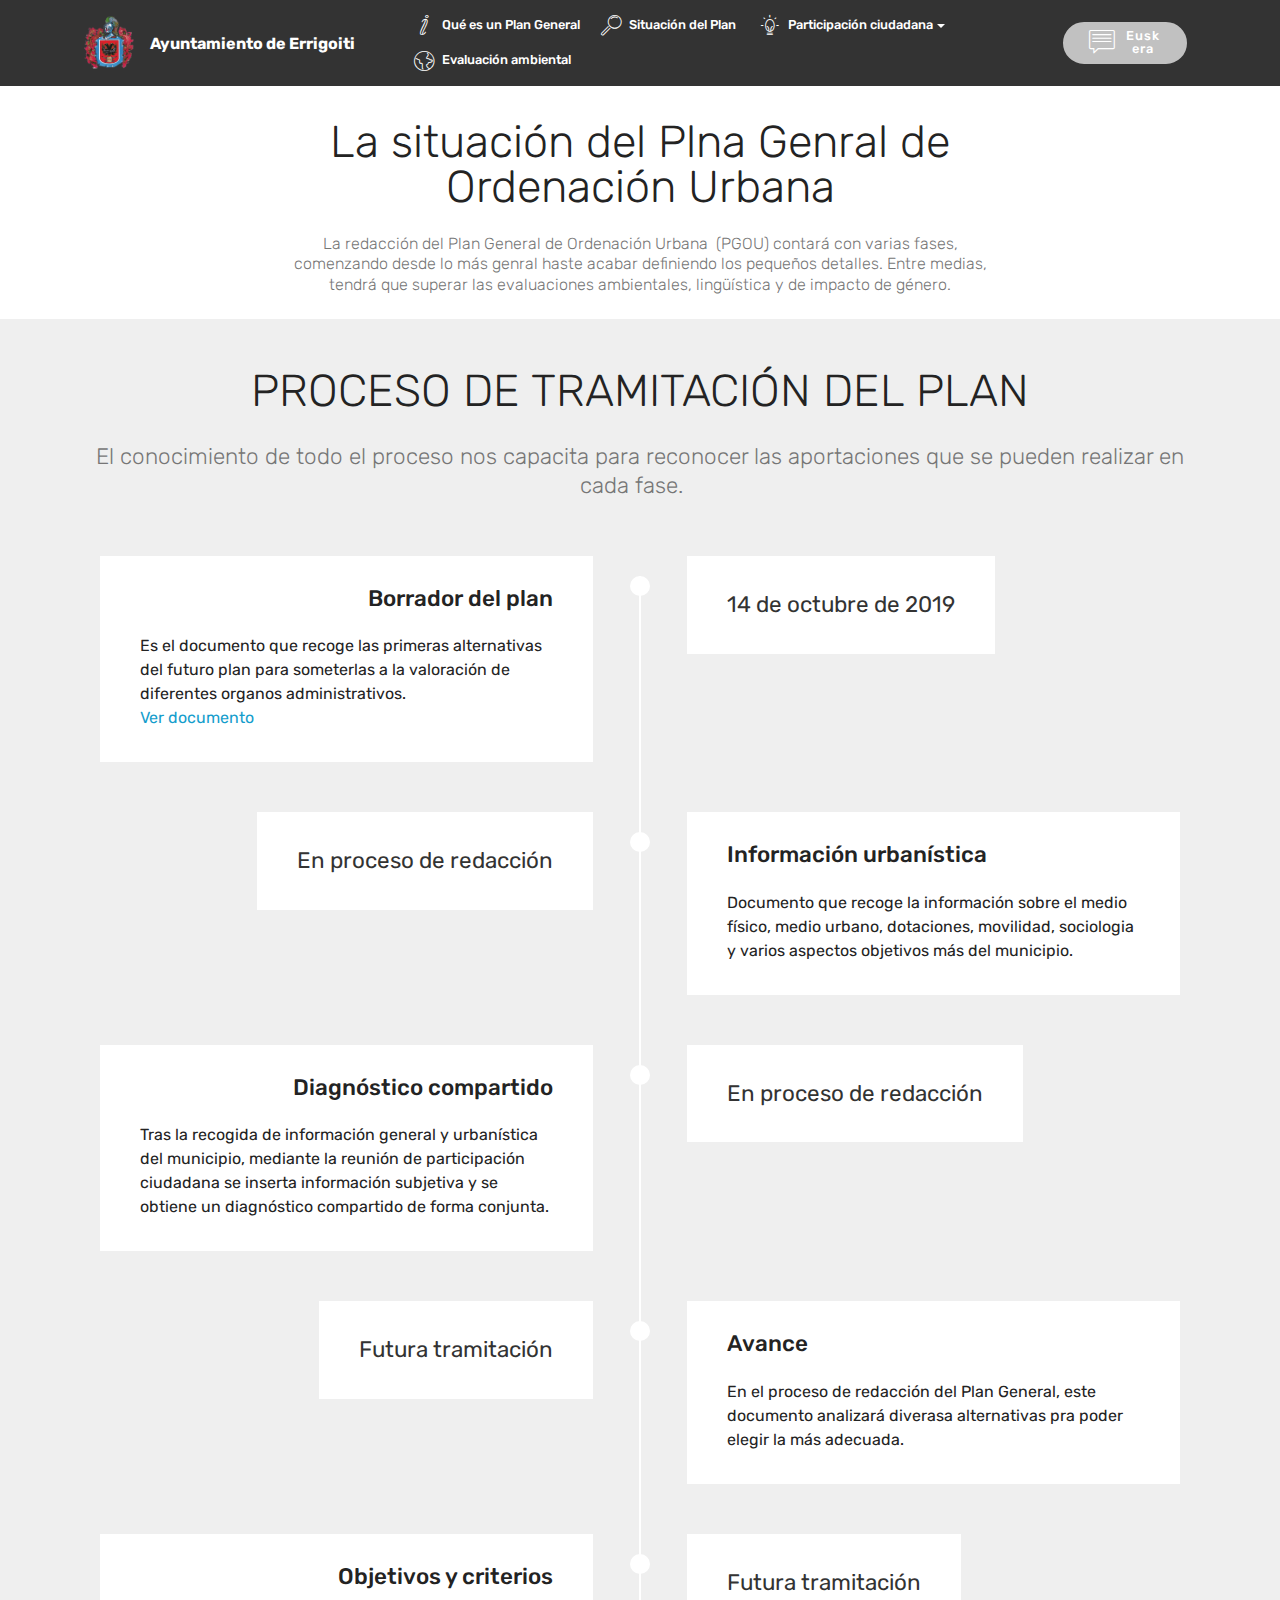
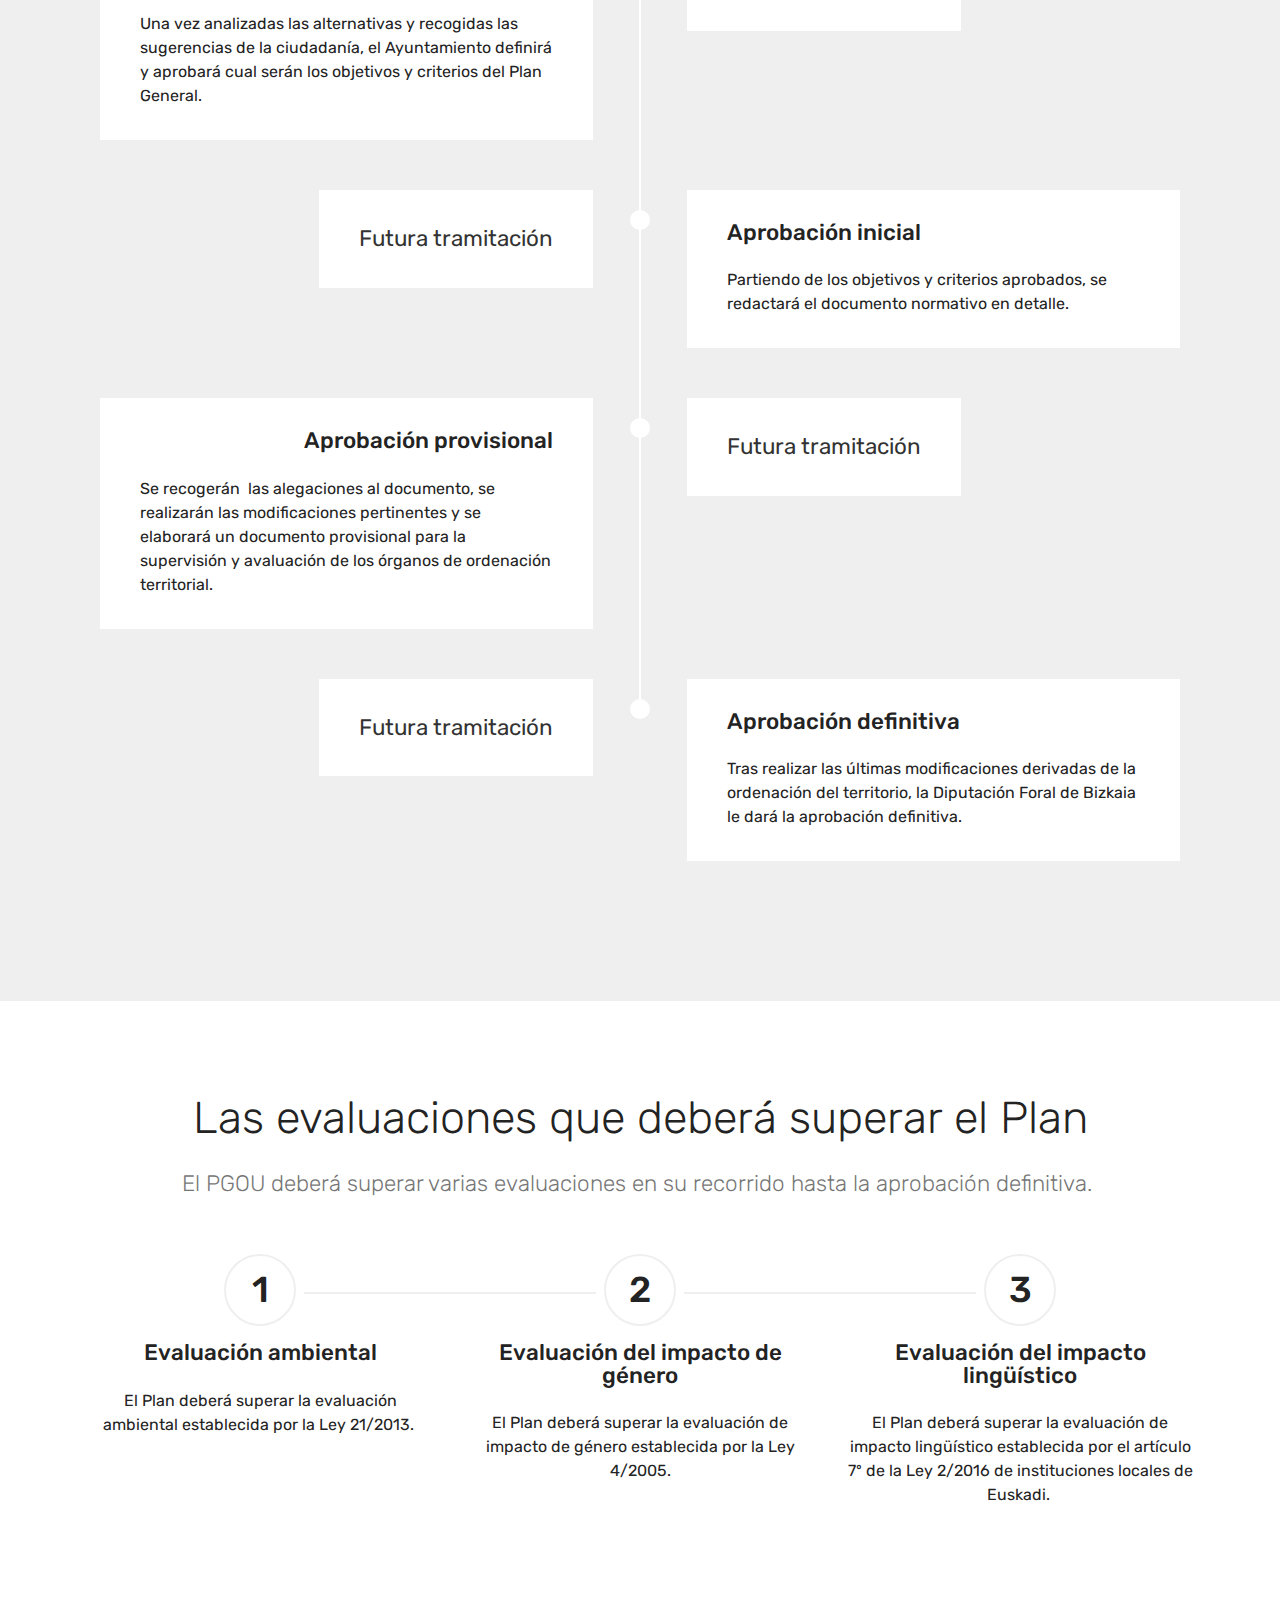
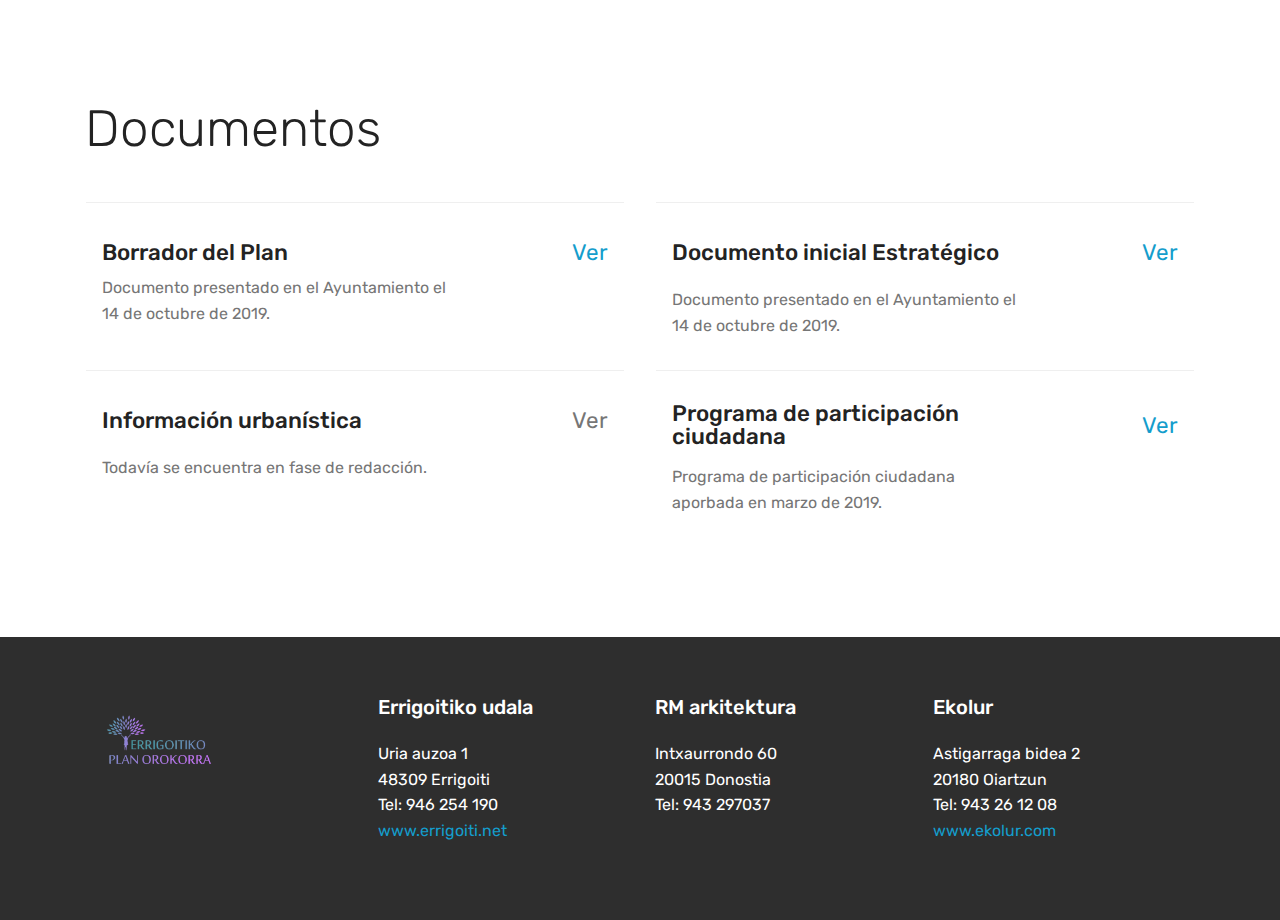
<file: page2.html>
<!DOCTYPE html>
<html  >
<head>
  <!-- Site made with Mobirise Website Builder v4.11.6, https://mobirise.com -->
  <meta charset="UTF-8">
  <meta http-equiv="X-UA-Compatible" content="IE=edge">
  <meta name="generator" content="Mobirise v4.11.6, mobirise.com">
  <meta name="viewport" content="width=device-width, initial-scale=1, minimum-scale=1">
  <link rel="shortcut icon" href="assets/images/ezkutua-536x566.png" type="image/x-icon">
  <meta name="description" content="Web Page Builder Description">
  
  <title>Planaren egoera</title>
  <link rel="stylesheet" href="assets/web/assets/mobirise-icons/mobirise-icons.css">
  <link rel="stylesheet" href="assets/bootstrap/css/bootstrap.min.css">
  <link rel="stylesheet" href="assets/bootstrap/css/bootstrap-grid.min.css">
  <link rel="stylesheet" href="assets/bootstrap/css/bootstrap-reboot.min.css">
  <link rel="stylesheet" href="assets/tether/tether.min.css">
  <link rel="stylesheet" href="assets/dropdown/css/style.css">
  <link rel="stylesheet" href="assets/socicon/css/styles.css">
  <link rel="stylesheet" href="assets/theme/css/style.css">
  <link rel="preload" as="style" href="assets/mobirise/css/mbr-additional.css"><link rel="stylesheet" href="assets/mobirise/css/mbr-additional.css" type="text/css">
  
  
  
</head>
<body>
  <section class="menu cid-rFa9iTae1m" once="menu" id="menu1-18">

    

    <nav class="navbar navbar-expand beta-menu navbar-dropdown align-items-center navbar-fixed-top navbar-toggleable-sm">
        <button class="navbar-toggler navbar-toggler-right" type="button" data-toggle="collapse" data-target="#navbarSupportedContent" aria-controls="navbarSupportedContent" aria-expanded="false" aria-label="Toggle navigation">
            <div class="hamburger">
                <span></span>
                <span></span>
                <span></span>
                <span></span>
            </div>
        </button>
        <div class="menu-logo">
            <div class="navbar-brand">
                <span class="navbar-logo">
                    <a href="https://mobirise.com">
                         <img src="assets/images/ezkutua-536x566.png" alt="Mobirise" title="" style="height: 3.8rem;">
                    </a>
                </span>
                <span class="navbar-caption-wrap"><a class="navbar-caption text-white display-7" href="#top">
                        Ayuntamiento de Errigoiti<br></a></span>
            </div>
        </div>
        <div class="collapse navbar-collapse" id="navbarSupportedContent">
            <ul class="navbar-nav nav-dropdown" data-app-modern-menu="true"><li class="nav-item">
                    <a class="nav-link link text-white display-4" href="index.html#header4-e"><span class="mbri-italic mbr-iconfont mbr-iconfont-btn"></span>
                        
                        Qué es un Plan General</a>
                </li><li class="nav-item">
                    <a class="nav-link link text-white display-4" href="page2.html#content4-19">
                        <span class="mbri-search mbr-iconfont mbr-iconfont-btn"></span>Situación del Plan&nbsp;</a>
                </li><li class="nav-item dropdown"><a class="nav-link link text-white dropdown-toggle display-4" href="page1.html#content4-z" data-toggle="dropdown-submenu" aria-expanded="false"><span class="mbri-idea mbr-iconfont mbr-iconfont-btn"></span>
                        Participación ciudadana</a><div class="dropdown-menu"><a class="text-white dropdown-item display-4" href="page1.html#timeline1-11">Planaren parte-hartze prozesua</a><a class="text-white dropdown-item display-4" href="page1.html#step2-12">Hurrengo parte-hartze saioak</a><a class="text-white dropdown-item display-4" href="page1.html#form1-y">Ekarpena egin</a><a class="text-white dropdown-item display-4" href="page1.html#gallery2-1k">Argazkiak</a></div></li><li class="nav-item"><a class="nav-link link text-white display-4" href="page3.html"><span class="mbri-globe mbr-iconfont mbr-iconfont-btn"></span>
                        Evaluación ambiental</a></li></ul>
            <div class="navbar-buttons mbr-section-btn"><a class="btn btn-sm btn-warning display-4" href="page1.html"><span class="mbri-chat mbr-iconfont mbr-iconfont-btn"></span>
                    
                    Euskera</a></div>
        </div>
    </nav>
</section>

<section class="engine"><a href="https://mobirise.info/h">how to create a web page</a></section><section class="mbr-section content4 cid-rFa9iTSOY4" id="content4-19">

    

    <div class="container">
        <div class="media-container-row">
            <div class="title col-12 col-md-8">
                <h2 class="align-center pb-3 mbr-fonts-style display-2">La situación del Plna Genral de Ordenación Urbana</h2>
                <h3 class="mbr-section-subtitle align-center mbr-light mbr-fonts-style display-7">La redacción del Plan General de Ordenación Urbana &nbsp;(PGOU) contará con varias fases, comenzando desde lo más genral haste acabar definiendo los pequeños detalles. Entre medias, tendrá que superar las evaluaciones ambientales, lingüística y de impacto de género.<br></h3>
                
            </div>
        </div>
    </div>
</section>

<section class="timeline1 cid-rFa9iUlyVq" id="timeline1-1a">

    

    

    <div class="container align-center">
        <h2 class="mbr-section-title pb-3 mbr-fonts-style display-2">PROCESO DE TRAMITACIÓN DEL PLAN</h2>
        <h3 class="mbr-section-subtitle pb-5 mbr-fonts-style display-5">El conocimiento de todo el proceso nos capacita para reconocer las aportaciones que se pueden realizar en cada fase. &nbsp;&nbsp;</h3>

        <div class="container timelines-container" mbri-timelines="">
            <!--1-->
            <div class="row timeline-element reverse separline">
                 <div class="timeline-date-panel col-xs-12 col-md-6  align-left">         
                    <div class="time-line-date-content">
                        <p class="mbr-timeline-date mbr-fonts-style display-5">14 de octubre de 2019</p>
                    </div>
                </div>
           <span class="iconBackground"></span>
            <div class="col-xs-12 col-md-6 align-right">
                <div class="timeline-text-content">
                    <h4 class="mbr-timeline-title pb-3 mbr-fonts-style display-5">Borrador del plan</h4>
                    <p class="mbr-timeline-text mbr-fonts-style display-7">Es el documento que recoge las primeras alternativas del futuro plan para someterlas a la valoración de diferentes organos administrativos.&nbsp;<br><a href="assets/files/PLANAREN ZIRRIBORROA OSOA_MURRIZ.pdf">Ver documento</a><br></p>
                 </div>
            </div>
            </div>
            <!--2-->
            <div class="row timeline-element  separline">
                <div class="timeline-date-panel col-xs-12 col-md-6 align-right">
                    <div class="time-line-date-content">
                        <p class="mbr-timeline-date mbr-fonts-style display-5">En proceso de redacción</p>
                    </div>
                </div>
                <span class="iconBackground"></span>
                <div class="col-xs-12 col-md-6 align-left ">
                    <div class="timeline-text-content">
                        <h4 class="mbr-timeline-title pb-3 mbr-fonts-style display-5">Información urbanística</h4>
                        <p class="mbr-timeline-text mbr-fonts-style display-7">Documento que recoge la información sobre el medio físico, medio urbano, dotaciones, movilidad, sociologia y varios aspectos objetivos más del municipio.</p>
                    </div>
                </div>
            </div>
            <!--3-->
            <div class="row timeline-element reverse separline">
                <div class="timeline-date-panel col-xs-12 col-md-6  align-left">
                    <div class="time-line-date-content">
                        <p class="mbr-timeline-date mbr-fonts-style display-5">
                            En proceso de redacción</p>
                    </div>
                </div>
                <span class="iconBackground"></span>
                <div class="col-xs-12 col-md-6 align-right">
                    <div class="timeline-text-content">
                        <h4 class="mbr-timeline-title pb-3 mbr-fonts-style display-5">Diagnóstico compartido</h4>      
                        <p class="mbr-timeline-text mbr-fonts-style display-7">Tras la recogida de información general y urbanística del municipio, mediante la reunión de participación ciudadana se inserta información subjetiva y se obtiene un diagnóstico compartido de forma conjunta.</p>
                    </div>
                </div>
            </div>
            <!--4-->
            <div class="row timeline-element  separline">
                <div class="timeline-date-panel col-xs-12 col-md-6 align-right">
                    <div class="time-line-date-content">
                        <p class="mbr-timeline-date mbr-fonts-style display-5">
                            Futura tramitación</p>
                    </div>
                </div>
                <span class="iconBackground"></span>
                <div class="col-xs-12 col-md-6 align-left ">
                    <div class="timeline-text-content">
                        <h4 class="mbr-timeline-title pb-3 mbr-fonts-style display-5">Avance</h4>
                        <p class="mbr-timeline-text mbr-fonts-style display-7">En el proceso de redacción del Plan General, este documento analizará diverasa alternativas pra poder elegir la más adecuada.<br></p>
                    </div>
                </div>
            </div>
            <!--5-->
            <div class="row timeline-element reverse separline">
                <div class="timeline-date-panel col-xs-12 col-md-6  align-left">
                    <div class="time-line-date-content">
                        <p class="mbr-timeline-date mbr-fonts-style display-5">
                            Futura tramitación</p>
                    </div>
                </div>
                <span class="iconBackground"></span>
                <div class="col-xs-12 col-md-6 align-right">
                    <div class="timeline-text-content">
                        <h4 class="mbr-timeline-title pb-3 mbr-fonts-style display-5"><div>Objetivos y criterios</div></h4>
                        <p class="mbr-timeline-text mbr-fonts-style display-7">Una vez analizadas las alternativas y recogidas las sugerencias de la ciudadanía, el Ayuntamiento definirá y aprobará cual serán los objetivos y criterios del Plan General. &nbsp;<br></p>
                    </div>
                </div>
            </div>
            <!--6-->
            <div class="row timeline-element separline">
                <div class="timeline-date-panel col-xs-12 col-md-6 align-right">
                    <div class="time-line-date-content">
                       <p class="mbr-timeline-date mbr-fonts-style display-5">
                            Futura tramitación</p>
                    </div>
                </div>
                <span class="iconBackground"></span>
                <div class="col-xs-12 col-md-6 align-left ">
                    <div class="timeline-text-content">
                        <h4 class="mbr-timeline-title pb-3 mbr-fonts-style display-5">Aprobación inicial</h4>
                        <p class="mbr-timeline-text mbr-fonts-style display-7">Partiendo de los objetivos y criterios aprobados, se redactará el documento normativo en detalle.<br></p>
                    </div>
                </div>
            </div>
            <!--7-->
            <div class="row timeline-element reverse separline">
                <div class="timeline-date-panel col-xs-12 col-md-6  align-left">
                    <div class="time-line-date-content">
                        <p class="mbr-timeline-date mbr-fonts-style display-5">
                           Futura tramitación</p>
                    </div>
                </div>
                <span class="iconBackground"></span>
                <div class="col-xs-12 col-md-6 align-right">
                    <div class="timeline-text-content">
                        <h4 class="mbr-timeline-title pb-3 mbr-fonts-style display-5">Aprobación provisional</h4>
                        <p class="mbr-timeline-text mbr-fonts-style display-7">Se recogerán &nbsp;las alegaciones al documento, se realizarán las modificaciones pertinentes y se elaborará un documento provisional para la supervisión y avaluación de los órganos de ordenación territorial.</p>
                    </div>
                </div>
            </div>
            <!--8-->
            <div class="row timeline-element">
                <div class="timeline-date-panel col-xs-12 col-md-6 align-right">
                    <div class="time-line-date-content">
                        <p class="mbr-timeline-date mbr-fonts-style display-5">
                           Futura tramitación</p>
                    </div>
                </div>
                <span class="iconBackground"></span>
                <div class="col-xs-12 col-md-6 align-left ">
                    <div class="timeline-text-content">
                        <h4 class="mbr-timeline-title pb-3 mbr-fonts-style display-5">Aprobación definitiva</h4>
                        <p class="mbr-timeline-text mbr-fonts-style display-7">Tras realizar las últimas modificaciones derivadas de la ordenación del territorio, la Diputación Foral de Bizkaia le dará la aprobación definitiva.<br></p>
                    </div>
                </div>
            </div>
            <!--9-->
            
            <!--10-->
            
            <!--11-->
            
            <!--12-->
            
        </div>
    </div>
</section>

<section class="step2 cid-rFa9iW1FYM" id="step2-1b">

    

    
    
    <div class="container">
        <h2 class="mbr-section-title pb-3 mbr-fonts-style align-center display-2">Las evaluaciones que deberá superar el Plan</h2>
        <h3 class="mbr-section-subtitle pb-5 mbr-fonts-style align-center display-5">El PGOU deberá superar varias evaluaciones en su recorrido hasta la aprobación definitiva.&nbsp;</h3>
        <div class="step-container row justify-content-center">
            <div class="card col-12 col-md-4 separline">
                <div class="step-element">
                    <div class="step-wrapper pb-3">
                        <h3 class="step d-flex align-items-center justify-content-center m-auto">
                            1
                        </h3>
                    </div>          
                    <div class="step-text-content align-center">
                        <h4 class="mbr-step-title pb-3 mbr-fonts-style display-5">Evaluación ambiental</h4>
                        <p class="mbr-step-text mbr-fonts-style display-7">El Plan deberá superar la evaluación ambiental establecida por la Ley 21/2013.&nbsp;</p>
                    </div>
                </div>
            </div>

            <div class="card col-12 separline col-md-4">
                <div class="step-element">
                    <div class="step-wrapper pb-3">
                        <h3 class="step d-flex align-items-center justify-content-center m-auto">
                            2
                        </h3>
                    </div>          
                    <div class="step-text-content align-center">
                        <h4 class="mbr-step-title pb-3 mbr-fonts-style display-5">Evaluación del impacto de género</h4>
                        <p class="mbr-step-text mbr-fonts-style display-7">
                            El Plan deberá superar la evaluación de impacto de género establecida por la Ley 4/2005.</p>
                    </div>
                </div>
            </div>

            <div class="card col-md-4 col-12 separline last-child">
                <div class="step-element">
                    <div class="step-wrapper pb-3">
                        <h3 class="step d-flex align-items-center justify-content-center m-auto">
                            3
                        </h3>
                    </div>          
                    <div class="step-text-content align-center">
                        <h4 class="mbr-step-title pb-3 mbr-fonts-style display-5">Evaluación del impacto lingüístico</h4>
                        <p class="mbr-step-text mbr-fonts-style display-7">
                            El Plan deberá superar la evaluación de impacto lingüístico establecida por el artículo 7º de la Ley 2/2016 de instituciones locales de Euskadi.&nbsp;</p>
                    </div>
                </div>
            </div>

            
            
            
            
            
            
            
            
            
            
            
        </div>
    </div>
</section>

<section class="services3 cid-rFCcntgIGj" id="services3-1j">
    <!---->
    
    <!---->
    <!--Overlay-->
    
    <!--Container-->
    <div class="container">
        <div class="row">
            <!--Titles-->
            <div class="title pb-5 col-12">
                <h2 class="align-left mbr-fonts-style display-1">Documentos</h2>
                
            </div>
            <!--Card-1-->
            <div class="card px-3 col-12 col-md-6">
                <div class="card-wrapper media-container-row media-container-row">
                    <div class="card-box">
                        <div class="top-line pb-1">
                            <h4 class="card-title mbr-fonts-style display-5">Borrador del Plan</h4>
                            <p class="mbr-text card-title cost mbr-fonts-style m-0 display-5"><a href="assets/files/PLANAREN%20ZIRRIBORROA%20OSOA_MURRIZ.pdf">Ver</a></p>
                        </div>
                        <div class="bottom-line">
                            <p class="mbr-text mbr-fonts-style display-7">Documento presentado en el Ayuntamiento el 14 de octubre de 2019.</p>
                        </div>
                    </div>
                </div>
            </div>
            <!--Card-2-->
            <div class="card px-3 col-12 col-md-6">
                <div class="card-wrapper media-container-row media-container-row">
                    <div class="card-box">
                        <div class="top-line pb-3">
                            <h4 class="card-title mbr-fonts-style display-5">
                                Documento inicial Estratégico</h4>
                            <p class="mbr-text card-title cost mbr-fonts-style m-0 display-5"><a href="assets/files/DIE_EAE_PGOU_Errigoiti.pdf">Ver</a></p>
                        </div>
                        <div class="bottom-line">
                            <p class="mbr-text mbr-fonts-style display-7">Documento presentado en el Ayuntamiento el 14 de octubre de 2019.</p>
                        </div>
                    </div>
                </div>
            </div>
            <!--Card-3-->
            <div class="card px-3 col-12 col-md-6">
                <div class="card-wrapper media-container-row media-container-row">
                    <div class="card-box">
                        <div class="top-line pb-3">
                            <h4 class="card-title mbr-fonts-style display-5">
                                Información urbanística</h4>
                            <p class="mbr-text card-title cost mbr-fonts-style m-0 display-5">Ver</p>
                        </div>
                        <div class="bottom-line">
                            <p class="mbr-text mbr-fonts-style display-7">Todavía se encuentra en fase de redacción.</p>
                        </div>
                    </div>
                </div>
            </div>
            <!--Card-4-->
            <div class="card px-3 col-12 col-md-6">
                <div class="card-wrapper media-container-row media-container-row">
                    <div class="card-box">
                        <div class="top-line pb-3">
                            <h4 class="card-title mbr-fonts-style display-5">Programa de participación ciudadana</h4>
                            <p class="mbr-text card-title cost mbr-fonts-style m-0 display-5"><a href="assets/files/PPC2.eus.pdf">Ver</a></p>
                        </div>
                        <div class="bottom-line">
                            <p class="mbr-text mbr-fonts-style display-7">Programa de participación ciudadana aporbada en marzo de 2019.</p>
                        </div>
                    </div>
                </div>
            </div>
            <!--Card-5-->
            
            <!--Card-6-->
            
            <!--Card-7-->
            
            <!--Card-8-->
            
            <!--Card-9-->
            
            <!--Card-10-->
            
            <!--Card-11-->
            
            <!--Card-12-->
            
        </div>
    </div>
</section>

<section class="cid-rFI4dNpFeG" id="footer1-1n">

    

    

    <div class="container">
        <div class="media-container-row content text-white">
            <div class="col-12 col-md-3">
                <div class="media-wrap">
                    <a href="index.html#header2-1">
                        <img src="assets/images/logoa-bertikal-192x156.png" alt="Mobirise" title="">
                    </a>
                </div>
            </div>
            <div class="col-12 col-md-3 mbr-fonts-style display-7">
                <h5 class="pb-3">
                    Errigoitiko udala</h5>
                <p class="mbr-text">Uria auzoa 1<br>48309 Errigoiti<br>Tel: 946 254 190<br><a href="http://www.errigoiti.net/eu-ES/Orrialdeak/default.aspx" target="_blank">www.errigoiti.net</a></p>
            </div>
            <div class="col-12 col-md-3 mbr-fonts-style display-7">
                <h5 class="pb-3">
                    RM arkitektura</h5>
                <p class="mbr-text">
                    Intxaurrondo 60<br>20015 Donostia<br>Tel: 943 297037
                </p>
            </div>
            <div class="col-12 col-md-3 mbr-fonts-style display-7">
                <h5 class="pb-3">
                    Ekolur</h5>
                <p class="mbr-text">Astigarraga bidea 2<br>20180 Oiartzun<br>Tel: 943 26 12 08&nbsp;<br><a href="http://www.ekolur.com/home" target="_blank">www.ekolur.com</a></p>
            </div>
        </div>
        
    </div>
</section>


  <script src="assets/web/assets/jquery/jquery.min.js"></script>
  <script src="assets/popper/popper.min.js"></script>
  <script src="assets/bootstrap/js/bootstrap.min.js"></script>
  <script src="assets/tether/tether.min.js"></script>
  <script src="assets/smoothscroll/smooth-scroll.js"></script>
  <script src="assets/dropdown/js/nav-dropdown.js"></script>
  <script src="assets/dropdown/js/navbar-dropdown.js"></script>
  <script src="assets/touchswipe/jquery.touch-swipe.min.js"></script>
  <script src="assets/theme/js/script.js"></script>
  
  
</body>
</html>
</file>
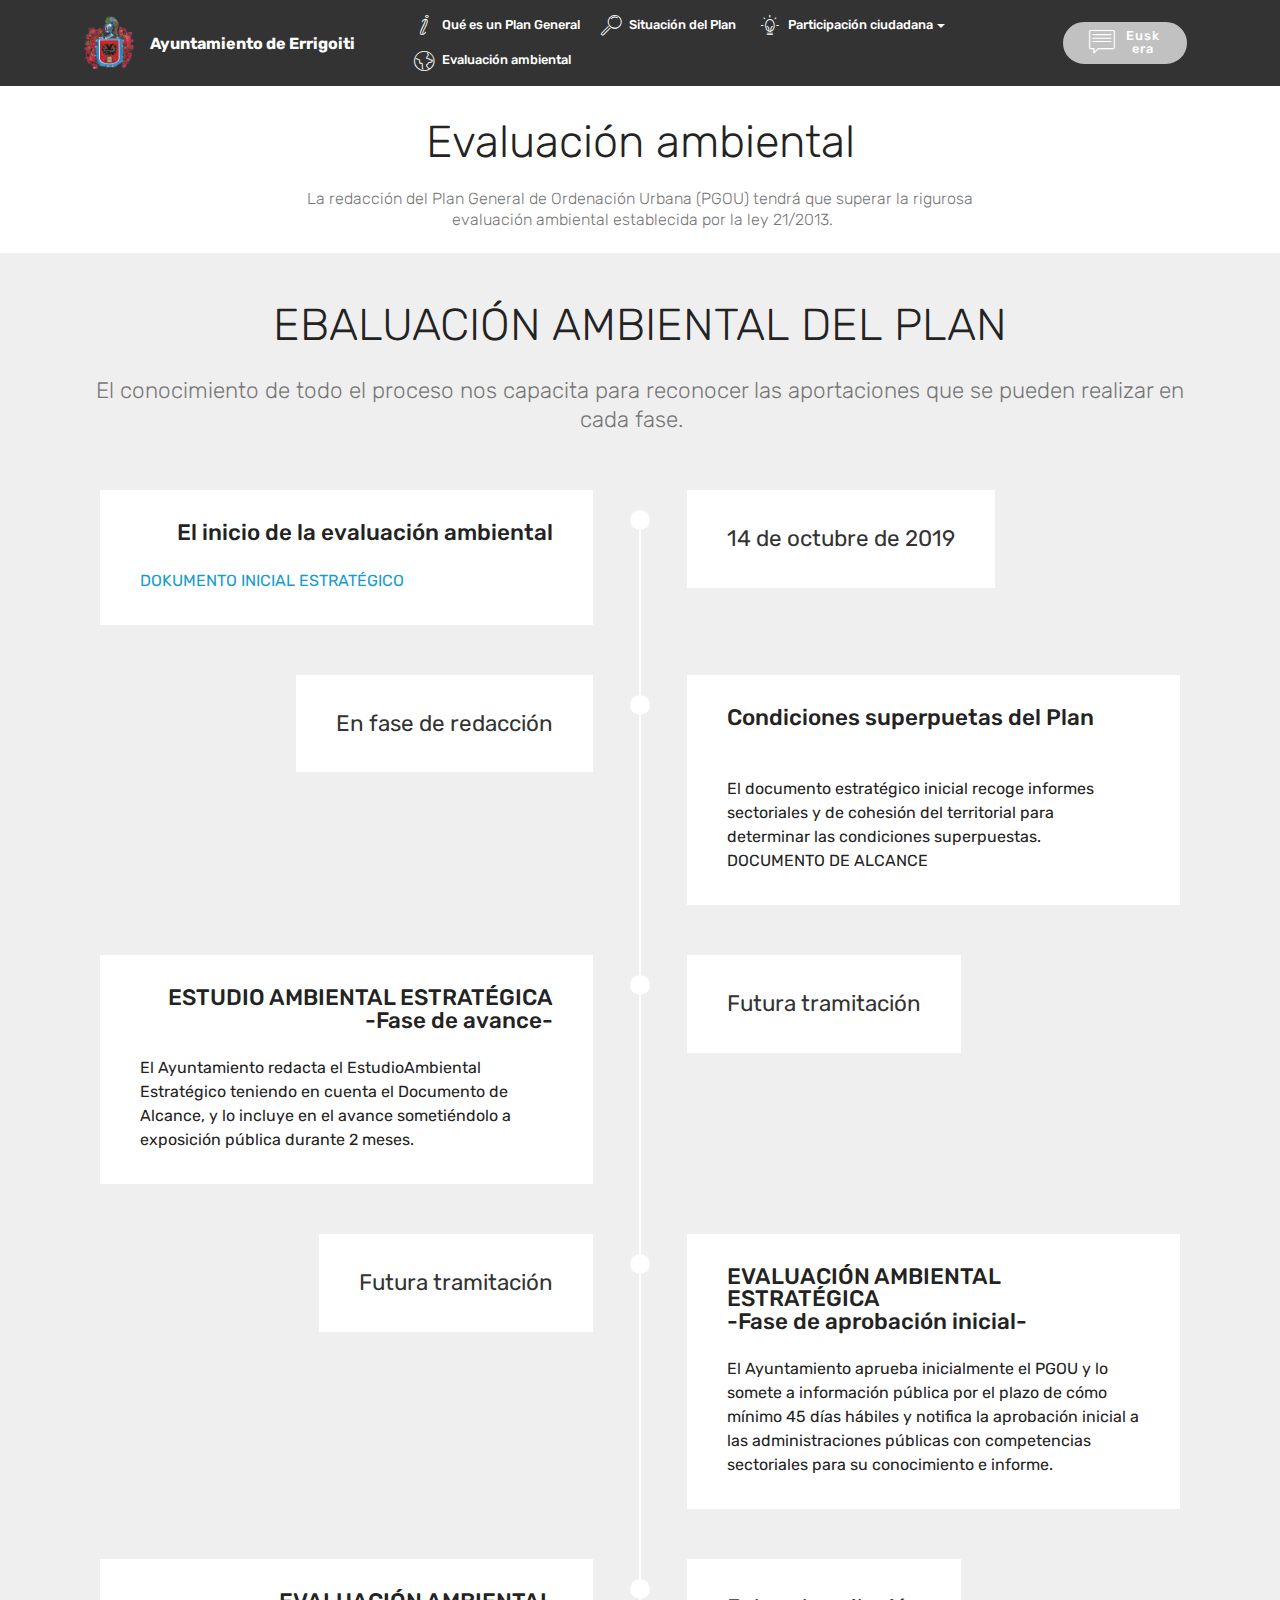
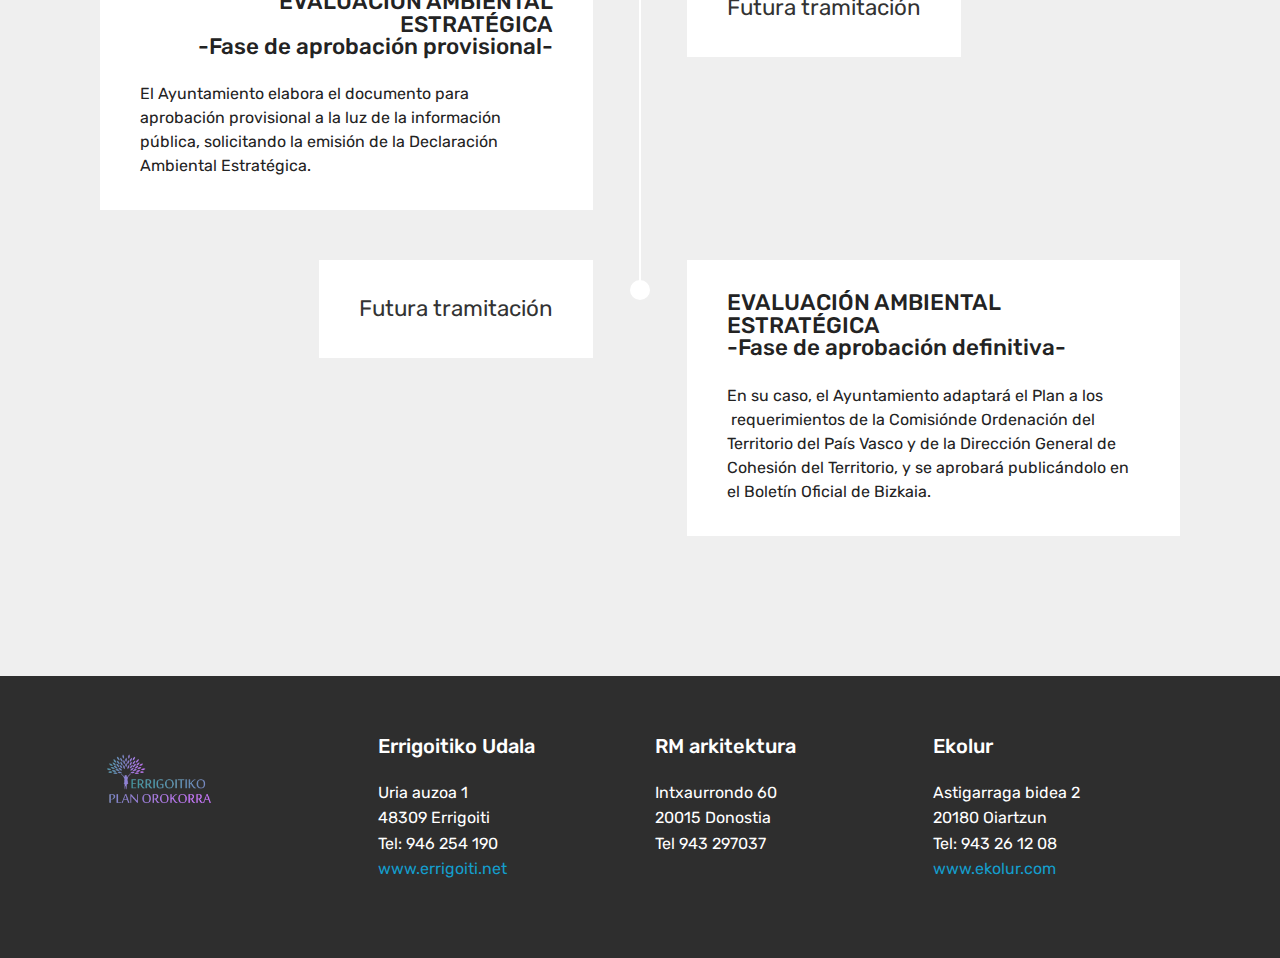
<file: page3.html>
<!DOCTYPE html>
<html  >
<head>
  <!-- Site made with Mobirise Website Builder v4.11.6, https://mobirise.com -->
  <meta charset="UTF-8">
  <meta http-equiv="X-UA-Compatible" content="IE=edge">
  <meta name="generator" content="Mobirise v4.11.6, mobirise.com">
  <meta name="viewport" content="width=device-width, initial-scale=1, minimum-scale=1">
  <link rel="shortcut icon" href="assets/images/ezkutua-536x566.png" type="image/x-icon">
  <meta name="description" content="Web Page Builder Description">
  
  <title>Ingurumen ebaluazioa</title>
  <link rel="stylesheet" href="assets/web/assets/mobirise-icons/mobirise-icons.css">
  <link rel="stylesheet" href="assets/bootstrap/css/bootstrap.min.css">
  <link rel="stylesheet" href="assets/bootstrap/css/bootstrap-grid.min.css">
  <link rel="stylesheet" href="assets/bootstrap/css/bootstrap-reboot.min.css">
  <link rel="stylesheet" href="assets/tether/tether.min.css">
  <link rel="stylesheet" href="assets/dropdown/css/style.css">
  <link rel="stylesheet" href="assets/socicon/css/styles.css">
  <link rel="stylesheet" href="assets/theme/css/style.css">
  <link rel="preload" as="style" href="assets/mobirise/css/mbr-additional.css"><link rel="stylesheet" href="assets/mobirise/css/mbr-additional.css" type="text/css">
  
  
  
</head>
<body>
  <section class="menu cid-rFacUae0Et" once="menu" id="menu1-1e">

    

    <nav class="navbar navbar-expand beta-menu navbar-dropdown align-items-center navbar-fixed-top navbar-toggleable-sm">
        <button class="navbar-toggler navbar-toggler-right" type="button" data-toggle="collapse" data-target="#navbarSupportedContent" aria-controls="navbarSupportedContent" aria-expanded="false" aria-label="Toggle navigation">
            <div class="hamburger">
                <span></span>
                <span></span>
                <span></span>
                <span></span>
            </div>
        </button>
        <div class="menu-logo">
            <div class="navbar-brand">
                <span class="navbar-logo">
                    <a href="https://mobirise.com">
                         <img src="assets/images/ezkutua-536x566.png" alt="Mobirise" title="" style="height: 3.8rem;">
                    </a>
                </span>
                <span class="navbar-caption-wrap"><a class="navbar-caption text-white display-7" href="#top">
                        Ayuntamiento de Errigoiti<br></a></span>
            </div>
        </div>
        <div class="collapse navbar-collapse" id="navbarSupportedContent">
            <ul class="navbar-nav nav-dropdown" data-app-modern-menu="true"><li class="nav-item">
                    <a class="nav-link link text-white display-4" href="index.html#header4-e"><span class="mbri-italic mbr-iconfont mbr-iconfont-btn"></span>
                        
                        Qué es un Plan General</a>
                </li><li class="nav-item">
                    <a class="nav-link link text-white display-4" href="page2.html#content4-19">
                        <span class="mbri-search mbr-iconfont mbr-iconfont-btn"></span>Situación del Plan&nbsp;</a>
                </li><li class="nav-item dropdown"><a class="nav-link link text-white dropdown-toggle display-4" href="page1.html#content4-z" data-toggle="dropdown-submenu" aria-expanded="false"><span class="mbri-idea mbr-iconfont mbr-iconfont-btn"></span>
                        Participación ciudadana</a><div class="dropdown-menu"><a class="text-white dropdown-item display-4" href="page1.html#timeline1-11">Planaren parte-hartze prozesua</a><a class="text-white dropdown-item display-4" href="page1.html#step2-12">Hurrengo parte-hartze saioak</a><a class="text-white dropdown-item display-4" href="page1.html#form1-y">Ekarpena egin</a><a class="text-white dropdown-item display-4" href="page1.html#gallery2-1k">Argazkiak</a></div></li><li class="nav-item"><a class="nav-link link text-white display-4" href="page3.html"><span class="mbri-globe mbr-iconfont mbr-iconfont-btn"></span>
                        Evaluación ambiental</a></li></ul>
            <div class="navbar-buttons mbr-section-btn"><a class="btn btn-sm btn-warning display-4" href="page1.html"><span class="mbri-chat mbr-iconfont mbr-iconfont-btn"></span>
                    
                    Euskera</a></div>
        </div>
    </nav>
</section>

<section class="engine"><a href="https://mobirise.info/d">free site maker</a></section><section class="mbr-section content4 cid-rFacUaLlPv" id="content4-1f">

    

    <div class="container">
        <div class="media-container-row">
            <div class="title col-12 col-md-8">
                <h2 class="align-center pb-3 mbr-fonts-style display-2">Evaluación ambiental</h2>
                <h3 class="mbr-section-subtitle align-center mbr-light mbr-fonts-style display-7">La redacción del Plan General de Ordenación Urbana (PGOU) tendrá que superar la rigurosa &nbsp;evaluación ambiental establecida por la ley 21/2013.<br></h3>
                
            </div>
        </div>
    </div>
</section>

<section class="timeline1 cid-rFacUbaB7Z" id="timeline1-1g">

    

    

    <div class="container align-center">
        <h2 class="mbr-section-title pb-3 mbr-fonts-style display-2">EBALUACIÓN AMBIENTAL DEL PLAN</h2>
        <h3 class="mbr-section-subtitle pb-5 mbr-fonts-style display-5">El conocimiento de todo el proceso nos capacita para reconocer las aportaciones que se pueden realizar en cada fase. &nbsp;&nbsp;</h3>

        <div class="container timelines-container" mbri-timelines="">
            <!--1-->
            <div class="row timeline-element reverse separline">
                 <div class="timeline-date-panel col-xs-12 col-md-6  align-left">         
                    <div class="time-line-date-content">
                        <p class="mbr-timeline-date mbr-fonts-style display-5">14 de octubre de 2019</p>
                    </div>
                </div>
           <span class="iconBackground"></span>
            <div class="col-xs-12 col-md-6 align-right">
                <div class="timeline-text-content">
                    <h4 class="mbr-timeline-title pb-3 mbr-fonts-style display-5">El inicio de la evaluación ambiental</h4>
                    <p class="mbr-timeline-text mbr-fonts-style display-7"><a href="assets/files/DIE_EAE_PGOU_Errigoiti.pdf">DOKUMENTO INICIAL ESTRATÉGICO</a></p>
                 </div>
            </div>
            </div>
            <!--2-->
            <div class="row timeline-element  separline">
                <div class="timeline-date-panel col-xs-12 col-md-6 align-right">
                    <div class="time-line-date-content">
                        <p class="mbr-timeline-date mbr-fonts-style display-5">
                            En fase de redacción</p>
                    </div>
                </div>
                <span class="iconBackground"></span>
                <div class="col-xs-12 col-md-6 align-left ">
                    <div class="timeline-text-content">
                        <h4 class="mbr-timeline-title pb-3 mbr-fonts-style display-5">Condiciones superpuetas del Plan</h4>
                        <p class="mbr-timeline-text mbr-fonts-style display-7"><br>El documento estratégico inicial recoge informes sectoriales y de cohesión del territorial para determinar las condiciones superpuestas.<br>DOCUMENTO DE ALCANCE</p>
                    </div>
                </div>
            </div>
            <!--3-->
            <div class="row timeline-element reverse separline">
                <div class="timeline-date-panel col-xs-12 col-md-6  align-left">
                    <div class="time-line-date-content">
                        <p class="mbr-timeline-date mbr-fonts-style display-5">Futura tramitación</p>
                    </div>
                </div>
                <span class="iconBackground"></span>
                <div class="col-xs-12 col-md-6 align-right">
                    <div class="timeline-text-content">
                        <h4 class="mbr-timeline-title pb-3 mbr-fonts-style display-5">ESTUDIO AMBIENTAL ESTRATÉGICA<br>-Fase de avance-</h4>      
                        <p class="mbr-timeline-text mbr-fonts-style display-7">El Ayuntamiento redacta el EstudioAmbiental Estratégico teniendo en cuenta el Documento de Alcance, y lo incluye en el avance sometiéndolo a exposición pública durante 2 meses.<br></p>
                    </div>
                </div>
            </div>
            <!--4-->
            <div class="row timeline-element  separline">
                <div class="timeline-date-panel col-xs-12 col-md-6 align-right">
                    <div class="time-line-date-content">
                        <p class="mbr-timeline-date mbr-fonts-style display-5">
                            Futura tramitación</p>
                    </div>
                </div>
                <span class="iconBackground"></span>
                <div class="col-xs-12 col-md-6 align-left ">
                    <div class="timeline-text-content">
                        <h4 class="mbr-timeline-title pb-3 mbr-fonts-style display-5">EVALUACIÓN AMBIENTAL ESTRATÉGICA
<div>-Fase de aprobación inicial-</div></h4>
                        <p class="mbr-timeline-text mbr-fonts-style display-7">El Ayuntamiento aprueba inicialmente el PGOU y lo somete a información pública por el plazo de cómo mínimo 45 días hábiles y notifica la aprobación inicial a las administraciones públicas con competencias sectoriales para su conocimiento e informe.<br></p>
                    </div>
                </div>
            </div>
            <!--5-->
            <div class="row timeline-element reverse separline">
                <div class="timeline-date-panel col-xs-12 col-md-6  align-left">
                    <div class="time-line-date-content">
                        <p class="mbr-timeline-date mbr-fonts-style display-5">
                            Futura tramitación</p>
                    </div>
                </div>
                <span class="iconBackground"></span>
                <div class="col-xs-12 col-md-6 align-right">
                    <div class="timeline-text-content">
                        <h4 class="mbr-timeline-title pb-3 mbr-fonts-style display-5">EVALUACIÓN AMBIENTAL ESTRATÉGICA
<div>-Fase de aprobación provisional-</div></h4>
                        <p class="mbr-timeline-text mbr-fonts-style display-7">
                             El Ayuntamiento elabora el documento para aprobación provisional a la luz de la información pública,&nbsp;solicitando la emisión de la Declaración Ambiental Estratégica.</p>
                    </div>
                </div>
            </div>
            <!--6-->
            <div class="row timeline-element">
                <div class="timeline-date-panel col-xs-12 col-md-6 align-right">
                    <div class="time-line-date-content">
                       <p class="mbr-timeline-date mbr-fonts-style display-5">
                            Futura tramitación</p>
                    </div>
                </div>
                <span class="iconBackground"></span>
                <div class="col-xs-12 col-md-6 align-left ">
                    <div class="timeline-text-content">
                        <h4 class="mbr-timeline-title pb-3 mbr-fonts-style display-5">EVALUACIÓN AMBIENTAL ESTRATÉGICA
<div>-Fase de aprobación definitiva-</div></h4>
                        <p class="mbr-timeline-text mbr-fonts-style display-7">En su caso, el Ayuntamiento adaptará el Plan a los &nbsp;requerimientos de la Comisiónde Ordenación del Territorio del País Vasco y de la Dirección General de Cohesión del Territorio, y se aprobará publicándolo en el Boletín Oficial de Bizkaia.</p>
                    </div>
                </div>
            </div>
            <!--7-->
            
            <!--8-->
            
            <!--9-->
            
            <!--10-->
            
            <!--11-->
            
            <!--12-->
            
        </div>
    </div>
</section>

<section class="cid-rFI27ntDwd" id="footer1-1m">

    

    

    <div class="container">
        <div class="media-container-row content text-white">
            <div class="col-12 col-md-3">
                <div class="media-wrap">
                    <a href="index.html#header2-1">
                        <img src="assets/images/logoa-bertikal-192x156.png" alt="Mobirise" title="">
                    </a>
                </div>
            </div>
            <div class="col-12 col-md-3 mbr-fonts-style display-7">
                <h5 class="pb-3">Errigoitiko Udala</h5>
                <p class="mbr-text">
                    Uria auzoa 1 &nbsp; &nbsp; &nbsp; &nbsp; &nbsp; &nbsp; &nbsp; &nbsp; &nbsp; &nbsp;&nbsp;<br>48309 Errigoiti<br>Tel: 946 254 190<br><a href="http://www.errigoiti.net/eu-ES/Orrialdeak/default.aspx" target="_blank">www.errigoiti.net</a></p>
            </div>
            <div class="col-12 col-md-3 mbr-fonts-style display-7">
                <h5 class="pb-3">
                    RM arkitektura</h5>
                <p class="mbr-text">Intxaurrondo 60<br>20015 Donostia<br>Tel 943 297037</p>
            </div>
            <div class="col-12 col-md-3 mbr-fonts-style display-7">
                <h5 class="pb-3">
                    Ekolur</h5>
                <p class="mbr-text">Astigarraga bidea 2<br>20180 Oiartzun<br>Tel:&nbsp;943 26 12 08<br><a href="http://www.ekolur.com/home" target="_blank">www.ekolur.com</a><br></p>
            </div>
        </div>
        
    </div>
</section>


  <script src="assets/web/assets/jquery/jquery.min.js"></script>
  <script src="assets/popper/popper.min.js"></script>
  <script src="assets/bootstrap/js/bootstrap.min.js"></script>
  <script src="assets/tether/tether.min.js"></script>
  <script src="assets/smoothscroll/smooth-scroll.js"></script>
  <script src="assets/dropdown/js/nav-dropdown.js"></script>
  <script src="assets/dropdown/js/navbar-dropdown.js"></script>
  <script src="assets/touchswipe/jquery.touch-swipe.min.js"></script>
  <script src="assets/theme/js/script.js"></script>
  
  
</body>
</html>
</file>
<file: assets/web/assets/mobirise-icons/mobirise-icons.css>
@font-face {
  font-family: 'MobiriseIcons';
  src:  url('mobirise-icons.eot?spat4u');
  src:  url('mobirise-icons.eot?spat4u#iefix') format('embedded-opentype'),
    url('mobirise-icons.ttf?spat4u') format('truetype'),
    url('mobirise-icons.woff?spat4u') format('woff'),
    url('mobirise-icons.svg?spat4u#MobiriseIcons') format('svg');
  font-weight: normal;
  font-style: normal;
  font-display: swap;
}

[class^="mbri-"], [class*=" mbri-"] {
  /* use !important to prevent issues with browser extensions that change fonts */
  font-family: MobiriseIcons !important;
  speak: none;
  font-style: normal;
  font-weight: normal;
  font-variant: normal;
  text-transform: none;
  line-height: 1;

  /* Better Font Rendering =========== */
  -webkit-font-smoothing: antialiased;
  -moz-osx-font-smoothing: grayscale;
}

.mbri-add-submenu:before {
  content: "\e900";
}
.mbri-alert:before {
  content: "\e901";
}
.mbri-align-center:before {
  content: "\e902";
}
.mbri-align-justify:before {
  content: "\e903";
}
.mbri-align-left:before {
  content: "\e904";
}
.mbri-align-right:before {
  content: "\e905";
}
.mbri-android:before {
  content: "\e906";
}
.mbri-apple:before {
  content: "\e907";
}
.mbri-arrow-down:before {
  content: "\e908";
}
.mbri-arrow-next:before {
  content: "\e909";
}
.mbri-arrow-prev:before {
  content: "\e90a";
}
.mbri-arrow-up:before {
  content: "\e90b";
}
.mbri-bold:before {
  content: "\e90c";
}
.mbri-bookmark:before {
  content: "\e90d";
}
.mbri-bootstrap:before {
  content: "\e90e";
}
.mbri-briefcase:before {
  content: "\e90f";
}
.mbri-browse:before {
  content: "\e910";
}
.mbri-bulleted-list:before {
  content: "\e911";
}
.mbri-calendar:before {
  content: "\e912";
}
.mbri-camera:before {
  content: "\e913";
}
.mbri-cart-add:before {
  content: "\e914";
}
.mbri-cart-full:before {
  content: "\e915";
}
.mbri-cash:before {
  content: "\e916";
}
.mbri-change-style:before {
  content: "\e917";
}
.mbri-chat:before {
  content: "\e918";
}
.mbri-clock:before {
  content: "\e919";
}
.mbri-close:before {
  content: "\e91a";
}
.mbri-cloud:before {
  content: "\e91b";
}
.mbri-code:before {
  content: "\e91c";
}
.mbri-contact-form:before {
  content: "\e91d";
}
.mbri-credit-card:before {
  content: "\e91e";
}
.mbri-cursor-click:before {
  content: "\e91f";
}
.mbri-cust-feedback:before {
  content: "\e920";
}
.mbri-database:before {
  content: "\e921";
}
.mbri-delivery:before {
  content: "\e922";
}
.mbri-desktop:before {
  content: "\e923";
}
.mbri-devices:before {
  content: "\e924";
}
.mbri-down:before {
  content: "\e925";
}
.mbri-download:before {
  content: "\e989";
}
.mbri-drag-n-drop:before {
  content: "\e927";
}
.mbri-drag-n-drop2:before {
  content: "\e928";
}
.mbri-edit:before {
  content: "\e929";
}
.mbri-edit2:before {
  content: "\e92a";
}
.mbri-error:before {
  content: "\e92b";
}
.mbri-extension:before {
  content: "\e92c";
}
.mbri-features:before {
  content: "\e92d";
}
.mbri-file:before {
  content: "\e92e";
}
.mbri-flag:before {
  content: "\e92f";
}
.mbri-folder:before {
  content: "\e930";
}
.mbri-gift:before {
  content: "\e931";
}
.mbri-github:before {
  content: "\e932";
}
.mbri-globe:before {
  content: "\e933";
}
.mbri-globe-2:before {
  content: "\e934";
}
.mbri-growing-chart:before {
  content: "\e935";
}
.mbri-hearth:before {
  content: "\e936";
}
.mbri-help:before {
  content: "\e937";
}
.mbri-home:before {
  content: "\e938";
}
.mbri-hot-cup:before {
  content: "\e939";
}
.mbri-idea:before {
  content: "\e93a";
}
.mbri-image-gallery:before {
  content: "\e93b";
}
.mbri-image-slider:before {
  content: "\e93c";
}
.mbri-info:before {
  content: "\e93d";
}
.mbri-italic:before {
  content: "\e93e";
}
.mbri-key:before {
  content: "\e93f";
}
.mbri-laptop:before {
  content: "\e940";
}
.mbri-layers:before {
  content: "\e941";
}
.mbri-left-right:before {
  content: "\e942";
}
.mbri-left:before {
  content: "\e943";
}
.mbri-letter:before {
  content: "\e944";
}
.mbri-like:before {
  content: "\e945";
}
.mbri-link:before {
  content: "\e946";
}
.mbri-lock:before {
  content: "\e947";
}
.mbri-login:before {
  content: "\e948";
}
.mbri-logout:before {
  content: "\e949";
}
.mbri-magic-stick:before {
  content: "\e94a";
}
.mbri-map-pin:before {
  content: "\e94b";
}
.mbri-menu:before {
  content: "\e94c";
}
.mbri-mobile:before {
  content: "\e94d";
}
.mbri-mobile2:before {
  content: "\e94e";
}
.mbri-mobirise:before {
  content: "\e94f";
}
.mbri-more-horizontal:before {
  content: "\e950";
}
.mbri-more-vertical:before {
  content: "\e951";
}
.mbri-music:before {
  content: "\e952";
}
.mbri-new-file:before {
  content: "\e953";
}
.mbri-numbered-list:before {
  content: "\e954";
}
.mbri-opened-folder:before {
  content: "\e955";
}
.mbri-pages:before {
  content: "\e956";
}
.mbri-paper-plane:before {
  content: "\e957";
}
.mbri-paperclip:before {
  content: "\e958";
}
.mbri-photo:before {
  content: "\e959";
}
.mbri-photos:before {
  content: "\e95a";
}
.mbri-pin:before {
  content: "\e95b";
}
.mbri-play:before {
  content: "\e95c";
}
.mbri-plus:before {
  content: "\e95d";
}
.mbri-preview:before {
  content: "\e95e";
}
.mbri-print:before {
  content: "\e95f";
}
.mbri-protect:before {
  content: "\e960";
}
.mbri-question:before {
  content: "\e961";
}
.mbri-quote-left:before {
  content: "\e962";
}
.mbri-quote-right:before {
  content: "\e963";
}
.mbri-refresh:before {
  content: "\e964";
}
.mbri-responsive:before {
  content: "\e965";
}
.mbri-right:before {
  content: "\e966";
}
.mbri-rocket:before {
  content: "\e967";
}
.mbri-sad-face:before {
  content: "\e968";
}
.mbri-sale:before {
  content: "\e969";
}
.mbri-save:before {
  content: "\e96a";
}
.mbri-search:before {
  content: "\e96b";
}
.mbri-setting:before {
  content: "\e96c";
}
.mbri-setting2:before {
  content: "\e96d";
}
.mbri-setting3:before {
  content: "\e96e";
}
.mbri-share:before {
  content: "\e96f";
}
.mbri-shopping-bag:before {
  content: "\e970";
}
.mbri-shopping-basket:before {
  content: "\e971";
}
.mbri-shopping-cart:before {
  content: "\e972";
}
.mbri-sites:before {
  content: "\e973";
}
.mbri-smile-face:before {
  content: "\e974";
}
.mbri-speed:before {
  content: "\e975";
}
.mbri-star:before {
  content: "\e976";
}
.mbri-success:before {
  content: "\e977";
}
.mbri-sun:before {
  content: "\e978";
}
.mbri-sun2:before {
  content: "\e979";
}
.mbri-tablet:before {
  content: "\e97a";
}
.mbri-tablet-vertical:before {
  content: "\e97b";
}
.mbri-target:before {
  content: "\e97c";
}
.mbri-timer:before {
  content: "\e97d";
}
.mbri-to-ftp:before {
  content: "\e97e";
}
.mbri-to-local-drive:before {
  content: "\e97f";
}
.mbri-touch-swipe:before {
  content: "\e980";
}
.mbri-touch:before {
  content: "\e981";
}
.mbri-trash:before {
  content: "\e982";
}
.mbri-underline:before {
  content: "\e983";
}
.mbri-unlink:before {
  content: "\e984";
}
.mbri-unlock:before {
  content: "\e985";
}
.mbri-up-down:before {
  content: "\e986";
}
.mbri-up:before {
  content: "\e987";
}
.mbri-update:before {
  content: "\e988";
}
.mbri-upload:before {
 content: "\e926"; 
}
.mbri-user:before {
  content: "\e98a";
}
.mbri-user2:before {
  content: "\e98b";
}
.mbri-users:before {
  content: "\e98c";
}
.mbri-video:before {
  content: "\e98d";
}
.mbri-video-play:before {
  content: "\e98e";
}
.mbri-watch:before {
  content: "\e98f";
}
.mbri-website-theme:before {
  content: "\e990";
}
.mbri-wifi:before {
  content: "\e991";
}
.mbri-windows:before {
  content: "\e992";
}
.mbri-zoom-out:before {
  content: "\e993";
}
.mbri-redo:before {
  content: "\e994";
}
.mbri-undo:before {
  content: "\e995";
}
</file>
<file: assets/socicon/css/styles.css>
@charset "UTF-8";

@font-face {
  font-family: "socicon";
  src:url("../fonts/socicon.eot");
  src:url("../fonts/socicon.eot?#iefix") format("embedded-opentype"),
    url("../fonts/socicon.woff") format("woff"),
    url("../fonts/socicon.ttf") format("truetype"),
    url("../fonts/socicon.svg#socicon") format("svg");
  font-weight: normal;
  font-style: normal;
  font-display:swap;
}

[data-icon]:before {
  font-family: "socicon" !important;
  content: attr(data-icon);
  font-style: normal !important;
  font-weight: normal !important;
  font-variant: normal !important;
  text-transform: none !important;
  speak: none;
  line-height: 1;
  -webkit-font-smoothing: antialiased;
  -moz-osx-font-smoothing: grayscale;
}

[class^="socicon-"]:before,
[class*=" socicon-"]:before {
  font-family: "socicon" !important;
  font-style: normal !important;
  font-weight: normal !important;
  font-variant: normal !important;
  text-transform: none !important;
  speak: none;
  line-height: 1;
  -webkit-font-smoothing: antialiased;
  -moz-osx-font-smoothing: grayscale;
}

.socicon-modelmayhem:before {
  content: "\e000";
}
.socicon-mixcloud:before {
  content: "\e001";
}
.socicon-drupal:before {
  content: "\e002";
}
.socicon-swarm:before {
  content: "\e003";
}
.socicon-istock:before {
  content: "\e004";
}
.socicon-yammer:before {
  content: "\e005";
}
.socicon-ello:before {
  content: "\e006";
}
.socicon-stackoverflow:before {
  content: "\e007";
}
.socicon-persona:before {
  content: "\e008";
}
.socicon-triplej:before {
  content: "\e009";
}
.socicon-houzz:before {
  content: "\e00a";
}
.socicon-rss:before {
  content: "\e00b";
}
.socicon-paypal:before {
  content: "\e00c";
}
.socicon-odnoklassniki:before {
  content: "\e00d";
}
.socicon-airbnb:before {
  content: "\e00e";
}
.socicon-periscope:before {
  content: "\e00f";
}
.socicon-outlook:before {
  content: "\e010";
}
.socicon-coderwall:before {
  content: "\e011";
}
.socicon-tripadvisor:before {
  content: "\e012";
}
.socicon-appnet:before {
  content: "\e013";
}
.socicon-goodreads:before {
  content: "\e014";
}
.socicon-tripit:before {
  content: "\e015";
}
.socicon-lanyrd:before {
  content: "\e016";
}
.socicon-slideshare:before {
  content: "\e017";
}
.socicon-buffer:before {
  content: "\e018";
}
.socicon-disqus:before {
  content: "\e019";
}
.socicon-vkontakte:before {
  content: "\e01a";
}
.socicon-whatsapp:before {
  content: "\e01b";
}
.socicon-patreon:before {
  content: "\e01c";
}
.socicon-storehouse:before {
  content: "\e01d";
}
.socicon-pocket:before {
  content: "\e01e";
}
.socicon-mail:before {
  content: "\e01f";
}
.socicon-blogger:before {
  content: "\e020";
}
.socicon-technorati:before {
  content: "\e021";
}
.socicon-reddit:before {
  content: "\e022";
}
.socicon-dribbble:before {
  content: "\e023";
}
.socicon-stumbleupon:before {
  content: "\e024";
}
.socicon-digg:before {
  content: "\e025";
}
.socicon-envato:before {
  content: "\e026";
}
.socicon-behance:before {
  content: "\e027";
}
.socicon-delicious:before {
  content: "\e028";
}
.socicon-deviantart:before {
  content: "\e029";
}
.socicon-forrst:before {
  content: "\e02a";
}
.socicon-play:before {
  content: "\e02b";
}
.socicon-zerply:before {
  content: "\e02c";
}
.socicon-wikipedia:before {
  content: "\e02d";
}
.socicon-apple:before {
  content: "\e02e";
}
.socicon-flattr:before {
  content: "\e02f";
}
.socicon-github:before {
  content: "\e030";
}
.socicon-renren:before {
  content: "\e031";
}
.socicon-friendfeed:before {
  content: "\e032";
}
.socicon-newsvine:before {
  content: "\e033";
}
.socicon-identica:before {
  content: "\e034";
}
.socicon-bebo:before {
  content: "\e035";
}
.socicon-zynga:before {
  content: "\e036";
}
.socicon-steam:before {
  content: "\e037";
}
.socicon-xbox:before {
  content: "\e038";
}
.socicon-windows:before {
  content: "\e039";
}
.socicon-qq:before {
  content: "\e03a";
}
.socicon-douban:before {
  content: "\e03b";
}
.socicon-meetup:before {
  content: "\e03c";
}
.socicon-playstation:before {
  content: "\e03d";
}
.socicon-android:before {
  content: "\e03e";
}
.socicon-snapchat:before {
  content: "\e03f";
}
.socicon-twitter:before {
  content: "\e040";
}
.socicon-facebook:before {
  content: "\e041";
}
.socicon-googleplus:before {
  content: "\e042";
}
.socicon-pinterest:before {
  content: "\e043";
}
.socicon-foursquare:before {
  content: "\e044";
}
.socicon-yahoo:before {
  content: "\e045";
}
.socicon-skype:before {
  content: "\e046";
}
.socicon-yelp:before {
  content: "\e047";
}
.socicon-feedburner:before {
  content: "\e048";
}
.socicon-linkedin:before {
  content: "\e049";
}
.socicon-viadeo:before {
  content: "\e04a";
}
.socicon-xing:before {
  content: "\e04b";
}
.socicon-myspace:before {
  content: "\e04c";
}
.socicon-soundcloud:before {
  content: "\e04d";
}
.socicon-spotify:before {
  content: "\e04e";
}
.socicon-grooveshark:before {
  content: "\e04f";
}
.socicon-lastfm:before {
  content: "\e050";
}
.socicon-youtube:before {
  content: "\e051";
}
.socicon-vimeo:before {
  content: "\e052";
}
.socicon-dailymotion:before {
  content: "\e053";
}
.socicon-vine:before {
  content: "\e054";
}
.socicon-flickr:before {
  content: "\e055";
}
.socicon-500px:before {
  content: "\e056";
}
.socicon-wordpress:before {
  content: "\e058";
}
.socicon-tumblr:before {
  content: "\e059";
}
.socicon-twitch:before {
  content: "\e05a";
}
.socicon-8tracks:before {
  content: "\e05b";
}
.socicon-amazon:before {
  content: "\e05c";
}
.socicon-icq:before {
  content: "\e05d";
}
.socicon-smugmug:before {
  content: "\e05e";
}
.socicon-ravelry:before {
  content: "\e05f";
}
.socicon-weibo:before {
  content: "\e060";
}
.socicon-baidu:before {
  content: "\e061";
}
.socicon-angellist:before {
  content: "\e062";
}
.socicon-ebay:before {
  content: "\e063";
}
.socicon-imdb:before {
  content: "\e064";
}
.socicon-stayfriends:before {
  content: "\e065";
}
.socicon-residentadvisor:before {
  content: "\e066";
}
.socicon-google:before {
  content: "\e067";
}
.socicon-yandex:before {
  content: "\e068";
}
.socicon-sharethis:before {
  content: "\e069";
}
.socicon-bandcamp:before {
  content: "\e06a";
}
.socicon-itunes:before {
  content: "\e06b";
}
.socicon-deezer:before {
  content: "\e06c";
}
.socicon-telegram:before {
  content: "\e06e";
}
.socicon-openid:before {
  content: "\e06f";
}
.socicon-amplement:before {
  content: "\e070";
}
.socicon-viber:before {
  content: "\e071";
}
.socicon-zomato:before {
  content: "\e072";
}
.socicon-draugiem:before {
  content: "\e074";
}
.socicon-endomodo:before {
  content: "\e075";
}
.socicon-filmweb:before {
  content: "\e076";
}
.socicon-stackexchange:before {
  content: "\e077";
}
.socicon-wykop:before {
  content: "\e078";
}
.socicon-teamspeak:before {
  content: "\e079";
}
.socicon-teamviewer:before {
  content: "\e07a";
}
.socicon-ventrilo:before {
  content: "\e07b";
}
.socicon-younow:before {
  content: "\e07c";
}
.socicon-raidcall:before {
  content: "\e07d";
}
.socicon-mumble:before {
  content: "\e07e";
}
.socicon-medium:before {
  content: "\e06d";
}
.socicon-bebee:before {
  content: "\e07f";
}
.socicon-hitbox:before {
  content: "\e080";
}
.socicon-reverbnation:before {
  content: "\e081";
}
.socicon-formulr:before {
  content: "\e082";
}
.socicon-instagram:before {
  content: "\e057";
}
.socicon-battlenet:before {
  content: "\e083";
}
.socicon-chrome:before {
  content: "\e084";
}
.socicon-discord:before {
  content: "\e086";
}
.socicon-issuu:before {
  content: "\e087";
}
.socicon-macos:before {
  content: "\e088";
}
.socicon-firefox:before {
  content: "\e089";
}
.socicon-opera:before {
  content: "\e08d";
}
.socicon-keybase:before {
  content: "\e090";
}
.socicon-alliance:before {
  content: "\e091";
}
.socicon-livejournal:before {
  content: "\e092";
}
.socicon-googlephotos:before {
  content: "\e093";
}
.socicon-horde:before {
  content: "\e094";
}
.socicon-etsy:before {
  content: "\e095";
}
.socicon-zapier:before {
  content: "\e096";
}
.socicon-google-scholar:before {
  content: "\e097";
}
.socicon-researchgate:before {
  content: "\e098";
}
.socicon-wechat:before {
  content: "\e099";
}
.socicon-strava:before {
  content: "\e09a";
}
.socicon-line:before {
  content: "\e09b";
}
.socicon-lyft:before {
  content: "\e09c";
}
.socicon-uber:before {
  content: "\e09d";
}
.socicon-songkick:before {
  content: "\e09e";
}
.socicon-viewbug:before {
  content: "\e09f";
}
.socicon-googlegroups:before {
  content: "\e0a0";
}
.socicon-quora:before {
  content: "\e073";
}
.socicon-diablo:before {
  content: "\e085";
}
.socicon-blizzard:before {
  content: "\e0a1";
}
.socicon-hearthstone:before {
  content: "\e08b";
}
.socicon-heroes:before {
  content: "\e08a";
}
.socicon-overwatch:before {
  content: "\e08c";
}
.socicon-warcraft:before {
  content: "\e08e";
}
.socicon-starcraft:before {
  content: "\e08f";
}
.socicon-beam:before {
  content: "\e0a2";
}
.socicon-curse:before {
  content: "\e0a3";
}
.socicon-player:before {
  content: "\e0a4";
}
.socicon-streamjar:before {
  content: "\e0a5";
}
.socicon-nintendo:before {
  content: "\e0a6";
}
.socicon-hellocoton:before {
  content: "\e0a7";
}
</file>
<file: assets/dropdown/css/style.css>
.navbar-dropdown {
  left: 0;
  padding: 0;
  position: absolute;
  right: 0;
  top: 0;
  transition: all 0.45s ease;
  z-index: 1030;
  background: #282828; }
  .navbar-dropdown .navbar-logo {
    margin-right: 0.8rem;
    transition: margin 0.3s ease-in-out;
    vertical-align: middle; }
    .navbar-dropdown .navbar-logo img {
      height: 3.125rem;
      transition: all 0.3s ease-in-out; }
    .navbar-dropdown .navbar-logo.mbr-iconfont {
      font-size: 3.125rem;
      line-height: 3.125rem; }
  .navbar-dropdown .navbar-caption {
    font-weight: 700;
    white-space: normal;
    vertical-align: -4px;
    line-height: 3.125rem !important; }
    .navbar-dropdown .navbar-caption, .navbar-dropdown .navbar-caption:hover {
      color: inherit;
      text-decoration: none; }
  .navbar-dropdown .mbr-iconfont + .navbar-caption {
    vertical-align: -1px; }
  .navbar-dropdown.navbar-fixed-top {
    position: fixed; }
  .navbar-dropdown .navbar-brand span {
    vertical-align: -4px; }
  .navbar-dropdown.bg-color.transparent {
    background: none; }
  .navbar-dropdown.navbar-short .navbar-brand {
    padding: 0.625rem 0; }
    .navbar-dropdown.navbar-short .navbar-brand span {
      vertical-align: -1px; }
  .navbar-dropdown.navbar-short .navbar-caption {
    line-height: 2.375rem !important;
    vertical-align: -2px; }
  .navbar-dropdown.navbar-short .navbar-logo {
    margin-right: 0.5rem; }
    .navbar-dropdown.navbar-short .navbar-logo img {
      height: 2.375rem; }
    .navbar-dropdown.navbar-short .navbar-logo.mbr-iconfont {
      font-size: 2.375rem;
      line-height: 2.375rem; }
  .navbar-dropdown.navbar-short .mbr-table-cell {
    height: 3.625rem; }
  .navbar-dropdown .navbar-close {
    left: 0.6875rem;
    position: fixed;
    top: 0.75rem;
    z-index: 1000; }
  .navbar-dropdown .hamburger-icon {
    content: "";
    display: inline-block;
    vertical-align: middle;
    width: 16px;
    -webkit-box-shadow: 0 -6px 0 1px #282828,0 0 0 1px #282828,0 6px 0 1px #282828;
    -moz-box-shadow: 0 -6px 0 1px #282828,0 0 0 1px #282828,0 6px 0 1px #282828;
    box-shadow: 0 -6px 0 1px #282828,0 0 0 1px #282828,0 6px 0 1px #282828; }

.dropdown-menu .dropdown-toggle[data-toggle="dropdown-submenu"]::after {
  border-bottom: 0.35em solid transparent;
  border-left: 0.35em solid;
  border-right: 0;
  border-top: 0.35em solid transparent;
  margin-left: 0.3rem; }

.dropdown-menu .dropdown-item:focus {
  outline: 0; }

.nav-dropdown {
  font-size: 0.75rem;
  font-weight: 500;
  height: auto !important; }
  .nav-dropdown .nav-btn {
    padding-left: 1rem; }
  .nav-dropdown .link {
    margin: .667em 1.667em;
    font-weight: 500;
    padding: 0;
    transition: color .2s ease-in-out; }
    .nav-dropdown .link.dropdown-toggle {
      margin-right: 2.583em; }
      .nav-dropdown .link.dropdown-toggle::after {
        margin-left: .25rem;
        border-top: 0.35em solid;
        border-right: 0.35em solid transparent;
        border-left: 0.35em solid transparent;
        border-bottom: 0; }
      .nav-dropdown .link.dropdown-toggle[aria-expanded="true"] {
        margin: 0;
        padding: 0.667em 3.263em  0.667em 1.667em; }
  .nav-dropdown .link::after,
  .nav-dropdown .dropdown-item::after {
    color: inherit; }
  .nav-dropdown .btn {
    font-size: 0.75rem;
    font-weight: 700;
    letter-spacing: 0;
    margin-bottom: 0;
    padding-left: 1.25rem;
    padding-right: 1.25rem; }
  .nav-dropdown .dropdown-menu {
    border-radius: 0;
    border: 0;
    left: 0;
    margin: 0;
    padding-bottom: 1.25rem;
    padding-top: 1.25rem;
    position: relative; }
  .nav-dropdown .dropdown-submenu {
    margin-left: 0.125rem;
    top: 0; }
  .nav-dropdown .dropdown-item {
    font-weight: 500;
    line-height: 2;
    padding: 0.3846em 4.615em 0.3846em 1.5385em;
    position: relative;
    transition: color .2s ease-in-out, background-color .2s ease-in-out; }
    .nav-dropdown .dropdown-item::after {
      margin-top: -0.3077em;
      position: absolute;
      right: 1.1538em;
      top: 50%; }
    .nav-dropdown .dropdown-item:focus, .nav-dropdown .dropdown-item:hover {
      background: none; }

@media (max-width: 767px) {
  .nav-dropdown.navbar-toggleable-sm {
    bottom: 0;
    display: none;
    left: 0;
    overflow-x: hidden;
    position: fixed;
    top: 0;
    transform: translateX(-100%);
    -ms-transform: translateX(-100%);
    -webkit-transform: translateX(-100%);
    width: 18.75rem;
    z-index: 999; } }
.nav-dropdown.navbar-toggleable-xl {
  bottom: 0;
  display: none;
  left: 0;
  overflow-x: hidden;
  position: fixed;
  top: 0;
  transform: translateX(-100%);
  -ms-transform: translateX(-100%);
  -webkit-transform: translateX(-100%);
  width: 18.75rem;
  z-index: 999; }

.nav-dropdown-sm {
  display: block !important;
  overflow-x: hidden;
  overflow: auto;
  padding-top: 3.875rem; }
  .nav-dropdown-sm::after {
    content: "";
    display: block;
    height: 3rem;
    width: 100%; }
  .nav-dropdown-sm.collapse.in ~ .navbar-close {
    display: block !important; }
  .nav-dropdown-sm.collapsing, .nav-dropdown-sm.collapse.in {
    transform: translateX(0);
    -ms-transform: translateX(0);
    -webkit-transform: translateX(0);
    transition: all 0.25s ease-out;
    -webkit-transition: all 0.25s ease-out;
    background: #282828; }
  .nav-dropdown-sm.collapsing[aria-expanded="false"] {
    transform: translateX(-100%);
    -ms-transform: translateX(-100%);
    -webkit-transform: translateX(-100%); }
  .nav-dropdown-sm .nav-item {
    display: block;
    margin-left: 0 !important;
    padding-left: 0; }
  .nav-dropdown-sm .link,
  .nav-dropdown-sm .dropdown-item {
    border-top: 1px dotted rgba(255, 255, 255, 0.1);
    font-size: 0.8125rem;
    line-height: 1.6;
    margin: 0 !important;
    padding: 0.875rem 2.4rem 0.875rem 1.5625rem !important;
    position: relative;
    white-space: normal; }
    .nav-dropdown-sm .link:focus, .nav-dropdown-sm .link:hover,
    .nav-dropdown-sm .dropdown-item:focus,
    .nav-dropdown-sm .dropdown-item:hover {
      background: rgba(0, 0, 0, 0.2) !important;
      color: #c0a375; }
  .nav-dropdown-sm .nav-btn {
    position: relative;
    padding: 1.5625rem 1.5625rem 0 1.5625rem; }
    .nav-dropdown-sm .nav-btn::before {
      border-top: 1px dotted rgba(255, 255, 255, 0.1);
      content: "";
      left: 0;
      position: absolute;
      top: 0;
      width: 100%; }
    .nav-dropdown-sm .nav-btn + .nav-btn {
      padding-top: 0.625rem; }
      .nav-dropdown-sm .nav-btn + .nav-btn::before {
        display: none; }
  .nav-dropdown-sm .btn {
    padding: 0.625rem 0; }
  .nav-dropdown-sm .dropdown-toggle[data-toggle="dropdown-submenu"]::after {
    margin-left: .25rem;
    border-top: 0.35em solid;
    border-right: 0.35em solid transparent;
    border-left: 0.35em solid transparent;
    border-bottom: 0; }
  .nav-dropdown-sm .dropdown-toggle[data-toggle="dropdown-submenu"][aria-expanded="true"]::after {
    border-top: 0;
    border-right: 0.35em solid transparent;
    border-left: 0.35em solid transparent;
    border-bottom: 0.35em solid; }
  .nav-dropdown-sm .dropdown-menu {
    margin: 0;
    padding: 0;
    position: relative;
    top: 0;
    left: 0;
    width: 100%;
    border: 0;
    float: none;
    border-radius: 0;
    background: none; }
  .nav-dropdown-sm .dropdown-submenu {
    left: 100%;
    margin-left: 0.125rem;
    margin-top: -1.25rem;
    top: 0; }

.navbar-toggleable-sm .nav-dropdown .dropdown-menu {
  position: absolute; }

.navbar-toggleable-sm .nav-dropdown .dropdown-submenu {
  left: 100%;
  margin-left: 0.125rem;
  margin-top: -1.25rem;
  top: 0; }

.navbar-toggleable-sm.opened .nav-dropdown .dropdown-menu {
  position: relative; }

.navbar-toggleable-sm.opened .nav-dropdown .dropdown-submenu {
  left: 0;
  margin-left: 00rem;
  margin-top: 0rem;
  top: 0; }

.is-builder .nav-dropdown.collapsing {
  transition: none !important; }

/*# sourceMappingURL=style.css.map */
</file>
<file: assets/theme/css/style.css>
/*!
 * Mobirise v4 theme (https://mobirise.com/)
 * Copyright 2017 Mobirise
 */
section {
  background-color: #eeeeee; }

body {
  font-style: normal;
  line-height: 1.5; }

section,
.container,
.container-fluid {
  position: relative;
  word-wrap: break-word; }

a.mbr-iconfont:hover {
  text-decoration: none; }

.article .lead p,
.article .lead ul,
.article .lead ol,
.article .lead pre,
.article .lead blockquote {
  margin-bottom: 0; }

ul,
ol,
pre,
blockquote {
  margin-bottom: 2.3125rem; }

pre {
  background: #f4f4f4;
  padding: 10px 24px;
  white-space: pre-wrap; }

.inactive {
  -webkit-user-select: none;
  -moz-user-select: none;
  -ms-user-select: none;
  user-select: none;
  pointer-events: none;
  -webkit-user-drag: none;
  user-drag: none; }

.mbr-section__comments .row {
  justify-content: center;
  -webkit-justify-content: center; }

a {
  font-style: normal;
  font-weight: 400;
  cursor: pointer; }
  a, a:hover {
    text-decoration: none; }

figure {
  margin-bottom: 0; }

body {
  color: #232323; }

h1,
h2,
h3,
h4,
h5,
h6,
.h1,
.h2,
.h3,
.h4,
.h5,
.h6,
.display-1,
.display-2,
.display-3,
.display-4 {
  line-height: 1;
  word-break: break-word;
  word-wrap: break-word; }

.mbr-section-title {
  font-style: normal;
  line-height: 1.2; }

.mbr-section-subtitle {
  line-height: 1.3; }

.mbr-text {
  font-style: normal;
  line-height: 1.6; }

b,
strong {
  font-weight: bold; }

blockquote {
  padding: 10px 0 10px 20px;
  position: relative;
  border-left: 2px solid;
  border-color: #ff3366; }

input:-webkit-autofill, input:-webkit-autofill:hover, input:-webkit-autofill:focus, input:-webkit-autofill:active {
  transition-delay: 9999s;
  transition-property: background-color, color; }

textarea[type='hidden'] {
  display: none; }

body {
  position: relative; }

section {
  background-position: 50% 50%;
  background-repeat: no-repeat;
  background-size: cover; }
  section .mbr-background-video,
  section .mbr-background-video-preview {
    position: absolute;
    bottom: 0;
    left: 0;
    right: 0;
    top: 0; }

.hidden {
  visibility: hidden; }

.mbr-z-index20 {
  z-index: 20; }

/*! Base colors */
.mbr-white {
  color: #ffffff; }

.mbr-black {
  color: #000000; }

.mbr-bg-white {
  background-color: #ffffff; }

.mbr-bg-black {
  background-color: #000000; }

/*! Text-aligns */
.align-left {
  text-align: left; }

.align-center {
  text-align: center; }

.align-right {
  text-align: right; }

@media (max-width: 767px) {
  .align-left,
  .align-center,
  .align-right,
  .mbr-section-btn,
  .mbr-section-title {
    text-align: center; } }
/*! Font-weight  */
.mbr-light {
  font-weight: 300; }

.mbr-regular {
  font-weight: 400; }

.mbr-semibold {
  font-weight: 500; }

.mbr-bold {
  font-weight: 700; }

/*! Media  */
.media-size-item {
  -webkit-flex: 1 1 auto;
  -moz-flex: 1 1 auto;
  -ms-flex: 1 1 auto;
  -o-flex: 1 1 auto;
  flex: 1 1 auto; }

.media-content {
  -webkit-flex-basis: 100%;
  flex-basis: 100%; }

.media-container-row {
  display: -ms-flexbox;
  display: -webkit-flex;
  display: flex;
  -webkit-flex-direction: row;
  -ms-flex-direction: row;
  flex-direction: row;
  -webkit-flex-wrap: wrap;
  -ms-flex-wrap: wrap;
  flex-wrap: wrap;
  -webkit-justify-content: center;
  -ms-flex-pack: center;
  justify-content: center;
  -webkit-align-content: center;
  -ms-flex-line-pack: center;
  align-content: center;
  -webkit-align-items: start;
  -ms-flex-align: start;
  align-items: start; }
  .media-container-row .media-size-item {
    width: 400px; }

.media-container-column {
  display: -ms-flexbox;
  display: -webkit-flex;
  display: flex;
  -webkit-flex-direction: column;
  -ms-flex-direction: column;
  flex-direction: column;
  -webkit-flex-wrap: wrap;
  -ms-flex-wrap: wrap;
  flex-wrap: wrap;
  -webkit-justify-content: center;
  -ms-flex-pack: center;
  justify-content: center;
  -webkit-align-content: center;
  -ms-flex-line-pack: center;
  align-content: center;
  -webkit-align-items: stretch;
  -ms-flex-align: stretch;
  align-items: stretch; }
  .media-container-column > * {
    width: 100%; }

@media (min-width: 992px) {
  .media-container-row {
    -webkit-flex-wrap: nowrap;
    -ms-flex-wrap: nowrap;
    flex-wrap: nowrap; } }
figure {
  overflow: hidden; }

figure[mbr-media-size] {
  transition: width 0.1s; }

.mbr-figure img,
.mbr-figure iframe {
  display: block;
  width: 100%; }

.card {
  background-color: transparent;
  border: none; }

.card-box {
  width: 100%; }

.card-img {
  text-align: center;
  flex-shrink: 0;
  -webkit-flex-shrink: 0; }

.media {
  max-width: 100%;
  margin: 0 auto; }

.mbr-figure {
  -ms-flex-item-align: center;
  -ms-grid-row-align: center;
  -webkit-align-self: center;
  align-self: center; }

.media-container > div {
  max-width: 100%; }

.mbr-figure img,
.card-img img {
  width: 100%; }

@media (max-width: 991px) {
  .media-size-item {
    width: auto !important; }

  .media {
    width: auto; }

  .mbr-figure {
    width: 100% !important; } }
/*! Buttons */
.btn {
  font-weight: 500;
  border-width: 2px;
  font-style: normal;
  letter-spacing: 1px;
  margin: .4rem .8rem;
  white-space: normal;
  -webkit-transition: all .3s ease-in-out;
  -moz-transition: all .3s ease-in-out;
  transition: all .3s ease-in-out;
  display: inline-flex;
  align-items: center;
  justify-content: center;
  word-break: break-word;
  -webkit-align-items: center;
  -webkit-justify-content: center;
  display: -webkit-inline-flex; }

.btn-sm {
  font-weight: 500;
  letter-spacing: 1px;
  -webkit-transition: all .3s ease-in-out;
  -moz-transition: all .3s ease-in-out;
  transition: all .3s ease-in-out; }

.btn-md {
  font-weight: 500;
  letter-spacing: 1px;
  margin: .4rem .8rem !important;
  -webkit-transition: all .3s ease-in-out;
  -moz-transition: all .3s ease-in-out;
  transition: all .3s ease-in-out; }

.btn-lg {
  font-weight: 500;
  letter-spacing: 1px;
  margin: .4rem .8rem !important;
  -webkit-transition: all .3s ease-in-out;
  -moz-transition: all .3s ease-in-out;
  transition: all .3s ease-in-out; }

.mbr-section-btn {
  margin-left: -0.25rem;
  margin-right: -0.25rem;
  font-size: 0; }

nav .mbr-section-btn {
  margin-left: 0rem;
  margin-right: 0rem; }

.btn-form {
  border-radius: 0; }
  .btn-form:hover {
    cursor: pointer; }

/*! Btn icon margin */
.btn .mbr-iconfont,
.btn.btn-sm .mbr-iconfont {
  cursor: pointer;
  margin-right: 0.5rem; }

.btn.btn-md .mbr-iconfont,
.btn.btn-md .mbr-iconfont {
  margin-right: 0.8rem; }

.mbr-regular {
  font-weight: 400; }

.mbr-semibold {
  font-weight: 500; }

.mbr-bold {
  font-weight: 700; }

[type='submit'] {
  -webkit-appearance: none; }

/*! Full-screen */
.mbr-fullscreen .mbr-overlay {
  min-height: 100vh; }

.mbr-fullscreen {
  display: flex;
  display: -webkit-flex;
  display: -moz-flex;
  display: -ms-flex;
  display: -o-flex;
  align-items: center;
  -webkit-align-items: center;
  min-height: 100vh;
  padding-top: 3rem;
  padding-bottom: 3rem; }

/*! Map */
.map {
  height: 25rem;
  position: relative; }
  .map iframe {
    width: 100%;
    height: 100%; }

.mbr-overlay {
  background-color: #000;
  bottom: 0;
  left: 0;
  opacity: .5;
  position: absolute;
  right: 0;
  top: 0;
  z-index: 0;
  pointer-events: none; }

/* Form */
blockquote {
  font-style: italic;
  padding: 10px 0 10px 20px;
  font-size: 1.09rem;
  position: relative;
  border-width: 3px; }

.form-control {
  background-color: #f5f5f5;
  box-shadow: none;
  color: #565656;
  line-height: 1.43;
  min-height: 3.5em;
  padding: 1.07em .5em; }
  .form-control, .form-control:focus {
    border: 1px solid #e8e8e8; }
  .form-active .form-control:invalid {
    border-color: red; }

.form-control-label {
  position: relative;
  cursor: pointer;
  margin-bottom: .357em;
  padding: 0; }

.alert {
  color: #ffffff;
  border-radius: 0;
  border: 0;
  font-size: .875rem;
  line-height: 1.5;
  margin-bottom: 1.875rem;
  padding: 1.25rem;
  position: relative; }
  .alert.alert-form::after {
    background-color: inherit;
    bottom: -7px;
    content: "";
    display: block;
    height: 14px;
    left: 50%;
    margin-left: -7px;
    position: absolute;
    transform: rotate(45deg);
    width: 14px;
    -webkit-transform: rotate(45deg); }

.form-asterisk {
  font-family: initial;
  position: absolute;
  top: -2px;
  font-weight: normal; }

/*! Scroll to top arrow */
#scrollToTop a i:before {
  content: '';
  position: absolute;
  height: 40%;
  top: 25%;
  background: #fff;
  width: 2px;
  left: calc(50% - 1px); }
#scrollToTop a i:after {
  content: '';
  position: absolute;
  display: block;
  border-top: 2px solid #fff;
  border-right: 2px solid #fff;
  width: 40%;
  height: 40%;
  left: 30%;
  bottom: 30%;
  transform: rotate(135deg);
  -webkit-transform: rotate(135deg); }

.mbr-arrow-up {
  bottom: 25px;
  right: 90px;
  position: fixed;
  text-align: right;
  z-index: 5000;
  color: #ffffff;
  font-size: 32px;
  transform: rotate(180deg);
  -webkit-transform: rotate(180deg); }

.mbr-arrow-up a {
  background: rgba(0, 0, 0, 0.2);
  border-radius: 3px;
  color: #fff;
  display: inline-block;
  height: 60px;
  width: 60px;
  outline-style: none !important;
  position: relative;
  text-decoration: none;
  transition: all 0.3s ease-in-out;
  cursor: pointer;
  text-align: center; }
  .mbr-arrow-up a:hover {
    background-color: rgba(0, 0, 0, 0.4); }
  .mbr-arrow-up a i {
    line-height: 60px; }

.mbr-arrow-up-icon {
  display: block;
  color: #fff; }

.mbr-arrow-up-icon::before {
  content: '\203a';
  display: inline-block;
  font-family: serif;
  font-size: 32px;
  line-height: 1;
  font-style: normal;
  position: relative;
  top: 6px;
  left: -4px;
  -webkit-transform: rotate(-90deg);
  transform: rotate(-90deg); }

/*! Arrow Down */
.mbr-arrow {
  position: absolute;
  bottom: 45px;
  left: 50%;
  width: 60px;
  height: 60px;
  cursor: pointer;
  background-color: rgba(80, 80, 80, 0.5);
  border-radius: 50%;
  -webkit-transform: translateX(-50%);
  transform: translateX(-50%); }
  .mbr-arrow > a {
    display: inline-block;
    text-decoration: none;
    outline-style: none;
    -webkit-animation: arrowdown 1.7s ease-in-out infinite;
    animation: arrowdown 1.7s ease-in-out infinite; }
    .mbr-arrow > a > i {
      position: absolute;
      top: -2px;
      left: 15px;
      font-size: 2rem; }

@keyframes arrowdown {
  0% {
    transform: translateY(0px);
    -webkit-transform: translateY(0px); }
  50% {
    transform: translateY(-5px);
    -webkit-transform: translateY(-5px); }
  100% {
    transform: translateY(0px);
    -webkit-transform: translateY(0px); } }
@-webkit-keyframes arrowdown {
  0% {
    transform: translateY(0px);
    -webkit-transform: translateY(0px); }
  50% {
    transform: translateY(-5px);
    -webkit-transform: translateY(-5px); }
  100% {
    transform: translateY(0px);
    -webkit-transform: translateY(0px); } }
@media (max-width: 500px) {
  .mbr-arrow-up {
    left: 50%;
    right: auto;
    transform: translateX(-50%) rotate(180deg);
    -webkit-transform: translateX(-50%) rotate(180deg); } }
/*Gradients animation*/
@keyframes gradient-animation {
  from {
    background-position: 0% 100%;
    animation-timing-function: ease-in-out; }
  to {
    background-position: 100% 0%;
    animation-timing-function: ease-in-out; } }
@-webkit-keyframes gradient-animation {
  from {
    background-position: 0% 100%;
    animation-timing-function: ease-in-out; }
  to {
    background-position: 100% 0%;
    animation-timing-function: ease-in-out; } }
.bg-gradient {
  background-size: 200% 200%;
  animation: gradient-animation 5s infinite alternate;
  -webkit-animation: gradient-animation 5s infinite alternate; }

.menu .navbar-brand {
  display: -webkit-flex; }
  .menu .navbar-brand span {
    display: flex;
    display: -webkit-flex; }
  .menu .navbar-brand .navbar-caption-wrap {
    display: -webkit-flex; }
  .menu .navbar-brand .navbar-logo img {
    display: -webkit-flex; }
@media (min-width: 768px) and (max-width: 1023px) {
  .menu .navbar-toggleable-sm .navbar-nav {
    display: -webkit-box;
    display: -webkit-flex;
    display: -ms-flexbox; } }
@media (max-width: 1023px) {
  .menu .navbar-collapse {
    max-height: 93.5vh; }
    .menu .navbar-collapse.show {
      overflow: auto; } }
@media (min-width: 1024px) {
  .menu .navbar-nav.nav-dropdown {
    display: -webkit-flex; }
  .menu .navbar-toggleable-sm .navbar-collapse {
    display: -webkit-flex !important; }
  .menu .collapsed .navbar-collapse {
    max-height: 93.5vh; }
    .menu .collapsed .navbar-collapse.show {
      overflow: auto; } }
@media (max-width: 767px) {
  .menu .navbar-collapse {
    max-height: 80vh; } }

/* Others*/
.note-check a[data-value=Rubik] {
  font-style: normal; }

.mbr-arrow a {
  color: #ffffff; }

@media (max-width: 767px) {
  .mbr-arrow {
    display: none; } }
.navbar {
  display: -webkit-flex;
  -webkit-flex-wrap: wrap;
  -webkit-align-items: center;
  -webkit-justify-content: space-between; }

.navbar-collapse {
  -webkit-flex-basis: 100%;
  -webkit-flex-grow: 1;
  -webkit-align-items: center; }

.nav-dropdown .link {
  padding: 0.667em 1.667em !important;
  margin: 0 !important; }

.nav {
  display: -webkit-flex;
  -webkit-flex-wrap: wrap; }

.row {
  display: -webkit-flex;
  -webkit-flex-wrap: wrap; }

.justify-content-center {
  -webkit-justify-content: center; }

.form-inline {
  display: -webkit-flex;
  -webkit-flex-flow: row wrap;
  -webkit-align-items: center; }

.card-wrapper {
  -webkit-flex: 1; }

.carousel-control {
  z-index: 10;
  display: -webkit-flex;
  -webkit-align-items: center;
  -webkit-justify-content: center; }

.carousel-controls {
  display: -webkit-flex; }

.media {
  display: -webkit-flex; }

.form-group:focus {
  outline: none; }

.jq-selectbox__select {
  padding: 1.07em 0.5em;
  position: absolute;
  top: 0;
  left: 0;
  width: 100%; }

.jq-selectbox__dropdown {
  position: absolute;
  top: 100% !important;
  left: 0 !important;
  width: 100% !important; }

.jq-selectbox__trigger-arrow {
  transform: translateY(-50%); }

.jq-selectbox li {
  padding: 1.07em 0.5em; }

input[type='range'] {
  padding-left: 0 !important;
  padding-right: 0 !important; }

.modal-dialog,
.modal-content {
  height: 100%; }

.modal-dialog .carousel-inner {
  height: calc(100vh - 1.75rem); }
  @media (max-width: 575px) {
    .modal-dialog .carousel-inner {
      height: calc(100vh - 1rem); } }

.carousel-item {
  text-align: center; }

.carousel-item img {
  margin: auto; }

.navbar-toggler {
  -webkit-align-self: flex-start;
  -ms-flex-item-align: start;
  align-self: flex-start;
  padding: 0.25rem 0.75rem;
  font-size: 1.25rem;
  line-height: 1;
  background: transparent;
  border: 1px solid transparent;
  -webkit-border-radius: 0.25rem;
  border-radius: 0.25rem; }

.navbar-toggler:focus,
.navbar-toggler:hover {
  text-decoration: none; }

.navbar-toggler-icon {
  display: inline-block;
  width: 1.5em;
  height: 1.5em;
  vertical-align: middle;
  content: '';
  background: no-repeat center center;
  -webkit-background-size: 100% 100%;
  -o-background-size: 100% 100%;
  background-size: 100% 100%; }

.navbar-toggler-left {
  position: absolute;
  left: 1rem; }

.navbar-toggler-right {
  position: absolute;
  right: 1rem; }

@media (max-width: 575px) {
  .navbar-toggleable .navbar-nav .dropdown-menu {
    position: static;
    float: none; }

  .navbar-toggleable > .container {
    padding-right: 0;
    padding-left: 0; } }
@media (min-width: 576px) {
  .navbar-toggleable {
    -webkit-box-orient: horizontal;
    -webkit-box-direction: normal;
    -webkit-flex-direction: row;
    -ms-flex-direction: row;
    flex-direction: row;
    -webkit-flex-wrap: nowrap;
    -ms-flex-wrap: nowrap;
    flex-wrap: nowrap;
    -webkit-box-align: center;
    -webkit-align-items: center;
    -ms-flex-align: center;
    align-items: center; }

  .navbar-toggleable .navbar-nav {
    -webkit-box-orient: horizontal;
    -webkit-box-direction: normal;
    -webkit-flex-direction: row;
    -ms-flex-direction: row;
    flex-direction: row; }

  .navbar-toggleable .navbar-nav .nav-link {
    padding-right: 0.5rem;
    padding-left: 0.5rem; }

  .navbar-toggleable > .container {
    display: -webkit-box;
    display: -webkit-flex;
    display: -ms-flexbox;
    display: flex;
    -webkit-flex-wrap: nowrap;
    -ms-flex-wrap: nowrap;
    flex-wrap: nowrap;
    -webkit-box-align: center;
    -webkit-align-items: center;
    -ms-flex-align: center;
    align-items: center; }

  .navbar-toggleable .navbar-collapse {
    display: -webkit-box !important;
    display: -webkit-flex !important;
    display: -ms-flexbox !important;
    display: flex !important;
    width: 100%; }

  .navbar-toggleable .navbar-toggler {
    display: none; } }
@media (max-width: 767px) {
  .navbar-toggleable-sm .navbar-nav .dropdown-menu {
    position: static;
    float: none; }

  .navbar-toggleable-sm > .container {
    padding-right: 0;
    padding-left: 0; } }
@media (min-width: 768px) {
  .navbar-toggleable-sm {
    -webkit-box-orient: horizontal;
    -webkit-box-direction: normal;
    -webkit-flex-direction: row;
    -ms-flex-direction: row;
    flex-direction: row;
    -webkit-flex-wrap: nowrap;
    -ms-flex-wrap: nowrap;
    flex-wrap: nowrap;
    -webkit-box-align: center;
    -webkit-align-items: center;
    -ms-flex-align: center;
    align-items: center; }

  .navbar-toggleable-sm .navbar-nav {
    -webkit-box-orient: horizontal;
    -webkit-box-direction: normal;
    -webkit-flex-direction: row;
    -ms-flex-direction: row;
    flex-direction: row; }

  .navbar-toggleable-sm .navbar-nav .nav-link {
    padding-right: 0.5rem;
    padding-left: 0.5rem; }

  .navbar-toggleable-sm > .container {
    display: -webkit-box;
    display: -webkit-flex;
    display: -ms-flexbox;
    display: flex;
    -webkit-flex-wrap: nowrap;
    -ms-flex-wrap: nowrap;
    flex-wrap: nowrap;
    -webkit-box-align: center;
    -webkit-align-items: center;
    -ms-flex-align: center;
    align-items: center; }

  .navbar-toggleable-sm .navbar-collapse {
    display: none;
    width: 100%; }

  .navbar-toggleable-sm .navbar-toggler {
    display: none; } }
@media (max-width: 1023px) {
  .navbar-toggleable-md .navbar-nav .dropdown-menu {
    position: static;
    float: none; }

  .navbar-toggleable-md > .container {
    padding-right: 0;
    padding-left: 0; } }
@media (min-width: 1024px) {
  .navbar-toggleable-md {
    -webkit-box-orient: horizontal;
    -webkit-box-direction: normal;
    -webkit-flex-direction: row;
    -ms-flex-direction: row;
    flex-direction: row;
    -webkit-flex-wrap: nowrap;
    -ms-flex-wrap: nowrap;
    flex-wrap: nowrap;
    -webkit-box-align: center;
    -webkit-align-items: center;
    -ms-flex-align: center;
    align-items: center; }

  .navbar-toggleable-md .navbar-nav {
    -webkit-box-orient: horizontal;
    -webkit-box-direction: normal;
    -webkit-flex-direction: row;
    -ms-flex-direction: row;
    flex-direction: row; }

  .navbar-toggleable-md .navbar-nav .nav-link {
    padding-right: 0.5rem;
    padding-left: 0.5rem; }

  .navbar-toggleable-md > .container {
    display: -webkit-box;
    display: -webkit-flex;
    display: -ms-flexbox;
    display: flex;
    -webkit-flex-wrap: nowrap;
    -ms-flex-wrap: nowrap;
    flex-wrap: nowrap;
    -webkit-box-align: center;
    -webkit-align-items: center;
    -ms-flex-align: center;
    align-items: center; }

  .navbar-toggleable-md .navbar-collapse {
    display: -webkit-box !important;
    display: -webkit-flex !important;
    display: -ms-flexbox !important;
    display: flex !important;
    width: 100%; }

  .navbar-toggleable-md .navbar-toggler {
    display: none; } }
@media (max-width: 1199px) {
  .navbar-toggleable-lg .navbar-nav .dropdown-menu {
    position: static;
    float: none; }

  .navbar-toggleable-lg > .container {
    padding-right: 0;
    padding-left: 0; } }
@media (min-width: 1200px) {
  .navbar-toggleable-lg {
    -webkit-box-orient: horizontal;
    -webkit-box-direction: normal;
    -webkit-flex-direction: row;
    -ms-flex-direction: row;
    flex-direction: row;
    -webkit-flex-wrap: nowrap;
    -ms-flex-wrap: nowrap;
    flex-wrap: nowrap;
    -webkit-box-align: center;
    -webkit-align-items: center;
    -ms-flex-align: center;
    align-items: center; }

  .navbar-toggleable-lg .navbar-nav {
    -webkit-box-orient: horizontal;
    -webkit-box-direction: normal;
    -webkit-flex-direction: row;
    -ms-flex-direction: row;
    flex-direction: row; }

  .navbar-toggleable-lg .navbar-nav .nav-link {
    padding-right: 0.5rem;
    padding-left: 0.5rem; }

  .navbar-toggleable-lg > .container {
    display: -webkit-box;
    display: -webkit-flex;
    display: -ms-flexbox;
    display: flex;
    -webkit-flex-wrap: nowrap;
    -ms-flex-wrap: nowrap;
    flex-wrap: nowrap;
    -webkit-box-align: center;
    -webkit-align-items: center;
    -ms-flex-align: center;
    align-items: center; }

  .navbar-toggleable-lg .navbar-collapse {
    display: -webkit-box !important;
    display: -webkit-flex !important;
    display: -ms-flexbox !important;
    display: flex !important;
    width: 100%; }

  .navbar-toggleable-lg .navbar-toggler {
    display: none; } }
.navbar-toggleable-xl {
  -webkit-box-orient: horizontal;
  -webkit-box-direction: normal;
  -webkit-flex-direction: row;
  -ms-flex-direction: row;
  flex-direction: row;
  -webkit-flex-wrap: nowrap;
  -ms-flex-wrap: nowrap;
  flex-wrap: nowrap;
  -webkit-box-align: center;
  -webkit-align-items: center;
  -ms-flex-align: center;
  align-items: center; }

.navbar-toggleable-xl .navbar-nav .dropdown-menu {
  position: static;
  float: none; }

.navbar-toggleable-xl > .container {
  padding-right: 0;
  padding-left: 0; }

.navbar-toggleable-xl .navbar-nav {
  -webkit-box-orient: horizontal;
  -webkit-box-direction: normal;
  -webkit-flex-direction: row;
  -ms-flex-direction: row;
  flex-direction: row; }

.navbar-toggleable-xl .navbar-nav .nav-link {
  padding-right: 0.5rem;
  padding-left: 0.5rem; }

.navbar-toggleable-xl > .container {
  display: -webkit-box;
  display: -webkit-flex;
  display: -ms-flexbox;
  display: flex;
  -webkit-flex-wrap: nowrap;
  -ms-flex-wrap: nowrap;
  flex-wrap: nowrap;
  -webkit-box-align: center;
  -webkit-align-items: center;
  -ms-flex-align: center;
  align-items: center; }

.navbar-toggleable-xl .navbar-collapse {
  display: -webkit-box !important;
  display: -webkit-flex !important;
  display: -ms-flexbox !important;
  display: flex !important;
  width: 100%; }

.navbar-toggleable-xl .navbar-toggler {
  display: none; }

.card-img {
  width: auto; }

.menu .navbar.collapsed:not(.beta-menu) {
  flex-direction: column;
  -webkit-flex-direction: column; }

.carousel-item.active,
.carousel-item-next,
.carousel-item-prev {
  display: -webkit-box;
  display: -webkit-flex;
  display: -ms-flexbox;
  display: flex; }

.note-air-layout .dropup .dropdown-menu,
.note-air-layout .navbar-fixed-bottom .dropdown .dropdown-menu {
  bottom: initial !important; }

html,
body {
  height: auto;
  min-height: 100vh; }

.dropup .dropdown-toggle::after {
  display: none; }

/*# sourceMappingURL=style.css.map */
.engine {
	position: absolute;
	text-indent: -2400px;
	text-align: center;
	padding: 0;
	top: 0;
	left: -2400px;
}
</file>
<file: assets/mobirise/css/mbr-additional.css>
@import url(https://fonts.googleapis.com/css?family=Rubik:300,300i,400,400i,500,500i,700,700i,900,900i&display=swap);





body {
  font-family: Rubik;
}
.display-1 {
  font-family: 'Rubik', sans-serif;
  font-size: 3.2rem;
  font-display: swap;
}
.display-1 > .mbr-iconfont {
  font-size: 5.12rem;
}
.display-2 {
  font-family: 'Rubik', sans-serif;
  font-size: 2.8rem;
  font-display: swap;
}
.display-2 > .mbr-iconfont {
  font-size: 4.48rem;
}
.display-4 {
  font-family: 'Rubik', sans-serif;
  font-size: 0.8rem;
  font-display: swap;
}
.display-4 > .mbr-iconfont {
  font-size: 1.28rem;
}
.display-5 {
  font-family: 'Rubik', sans-serif;
  font-size: 1.4rem;
  font-display: swap;
}
.display-5 > .mbr-iconfont {
  font-size: 2.24rem;
}
.display-7 {
  font-family: 'Rubik', sans-serif;
  font-size: 1rem;
  font-display: swap;
}
.display-7 > .mbr-iconfont {
  font-size: 1.6rem;
}
/* ---- Fluid typography for mobile devices ---- */
/* 1.4 - font scale ratio ( bootstrap == 1.42857 ) */
/* 100vw - current viewport width */
/* (48 - 20)  48 == 48rem == 768px, 20 == 20rem == 320px(minimal supported viewport) */
/* 0.65 - min scale variable, may vary */
@media (max-width: 768px) {
  .display-1 {
    font-size: 2.56rem;
    font-size: calc( 1.77rem + (3.2 - 1.77) * ((100vw - 20rem) / (48 - 20)));
    line-height: calc( 1.4 * (1.77rem + (3.2 - 1.77) * ((100vw - 20rem) / (48 - 20))));
  }
  .display-2 {
    font-size: 2.24rem;
    font-size: calc( 1.63rem + (2.8 - 1.63) * ((100vw - 20rem) / (48 - 20)));
    line-height: calc( 1.4 * (1.63rem + (2.8 - 1.63) * ((100vw - 20rem) / (48 - 20))));
  }
  .display-4 {
    font-size: 0.64rem;
    font-size: calc( 0.93rem + (0.8 - 0.93) * ((100vw - 20rem) / (48 - 20)));
    line-height: calc( 1.4 * (0.93rem + (0.8 - 0.93) * ((100vw - 20rem) / (48 - 20))));
  }
  .display-5 {
    font-size: 1.12rem;
    font-size: calc( 1.14rem + (1.4 - 1.14) * ((100vw - 20rem) / (48 - 20)));
    line-height: calc( 1.4 * (1.14rem + (1.4 - 1.14) * ((100vw - 20rem) / (48 - 20))));
  }
}
/* Buttons */
.btn {
  padding: 1rem 3rem;
  border-radius: 3px;
}
.btn-sm {
  padding: 0.6rem 1.5rem;
  border-radius: 3px;
}
.btn-md {
  padding: 1rem 3rem;
  border-radius: 3px;
}
.btn-lg {
  padding: 1.2rem 3.2rem;
  border-radius: 3px;
}
.bg-primary {
  background-color: #149dcc !important;
}
.bg-success {
  background-color: #c1c1c1 !important;
}
.bg-info {
  background-color: #82786e !important;
}
.bg-warning {
  background-color: #c1c1c1 !important;
}
.bg-danger {
  background-color: #b1a374 !important;
}
.btn-primary,
.btn-primary:active {
  background-color: #149dcc !important;
  border-color: #149dcc !important;
  color: #ffffff !important;
}
.btn-primary:hover,
.btn-primary:focus,
.btn-primary.focus,
.btn-primary.active {
  color: #ffffff !important;
  background-color: #0d6786 !important;
  border-color: #0d6786 !important;
}
.btn-primary.disabled,
.btn-primary:disabled {
  color: #ffffff !important;
  background-color: #0d6786 !important;
  border-color: #0d6786 !important;
}
.btn-secondary,
.btn-secondary:active {
  background-color: #333333 !important;
  border-color: #333333 !important;
  color: #ffffff !important;
}
.btn-secondary:hover,
.btn-secondary:focus,
.btn-secondary.focus,
.btn-secondary.active {
  color: #ffffff !important;
  background-color: #0d0d0d !important;
  border-color: #0d0d0d !important;
}
.btn-secondary.disabled,
.btn-secondary:disabled {
  color: #ffffff !important;
  background-color: #0d0d0d !important;
  border-color: #0d0d0d !important;
}
.btn-info,
.btn-info:active {
  background-color: #82786e !important;
  border-color: #82786e !important;
  color: #ffffff !important;
}
.btn-info:hover,
.btn-info:focus,
.btn-info.focus,
.btn-info.active {
  color: #ffffff !important;
  background-color: #59524b !important;
  border-color: #59524b !important;
}
.btn-info.disabled,
.btn-info:disabled {
  color: #ffffff !important;
  background-color: #59524b !important;
  border-color: #59524b !important;
}
.btn-success,
.btn-success:active {
  background-color: #c1c1c1 !important;
  border-color: #c1c1c1 !important;
  color: #ffffff !important;
}
.btn-success:hover,
.btn-success:focus,
.btn-success.focus,
.btn-success.active {
  color: #ffffff !important;
  background-color: #9b9b9b !important;
  border-color: #9b9b9b !important;
}
.btn-success.disabled,
.btn-success:disabled {
  color: #ffffff !important;
  background-color: #9b9b9b !important;
  border-color: #9b9b9b !important;
}
.btn-warning,
.btn-warning:active {
  background-color: #c1c1c1 !important;
  border-color: #c1c1c1 !important;
  color: #ffffff !important;
}
.btn-warning:hover,
.btn-warning:focus,
.btn-warning.focus,
.btn-warning.active {
  color: #ffffff !important;
  background-color: #9b9b9b !important;
  border-color: #9b9b9b !important;
}
.btn-warning.disabled,
.btn-warning:disabled {
  color: #ffffff !important;
  background-color: #9b9b9b !important;
  border-color: #9b9b9b !important;
}
.btn-danger,
.btn-danger:active {
  background-color: #b1a374 !important;
  border-color: #b1a374 !important;
  color: #ffffff !important;
}
.btn-danger:hover,
.btn-danger:focus,
.btn-danger.focus,
.btn-danger.active {
  color: #ffffff !important;
  background-color: #8b7d4e !important;
  border-color: #8b7d4e !important;
}
.btn-danger.disabled,
.btn-danger:disabled {
  color: #ffffff !important;
  background-color: #8b7d4e !important;
  border-color: #8b7d4e !important;
}
.btn-white {
  color: #333333 !important;
}
.btn-white,
.btn-white:active {
  background-color: #ffffff !important;
  border-color: #ffffff !important;
  color: #808080 !important;
}
.btn-white:hover,
.btn-white:focus,
.btn-white.focus,
.btn-white.active {
  color: #808080 !important;
  background-color: #d9d9d9 !important;
  border-color: #d9d9d9 !important;
}
.btn-white.disabled,
.btn-white:disabled {
  color: #808080 !important;
  background-color: #d9d9d9 !important;
  border-color: #d9d9d9 !important;
}
.btn-black,
.btn-black:active {
  background-color: #333333 !important;
  border-color: #333333 !important;
  color: #ffffff !important;
}
.btn-black:hover,
.btn-black:focus,
.btn-black.focus,
.btn-black.active {
  color: #ffffff !important;
  background-color: #0d0d0d !important;
  border-color: #0d0d0d !important;
}
.btn-black.disabled,
.btn-black:disabled {
  color: #ffffff !important;
  background-color: #0d0d0d !important;
  border-color: #0d0d0d !important;
}
.btn-primary-outline,
.btn-primary-outline:active {
  background: none;
  border-color: #0b566f;
  color: #0b566f;
}
.btn-primary-outline:hover,
.btn-primary-outline:focus,
.btn-primary-outline.focus,
.btn-primary-outline.active {
  color: #ffffff;
  background-color: #149dcc;
  border-color: #149dcc;
}
.btn-primary-outline.disabled,
.btn-primary-outline:disabled {
  color: #ffffff !important;
  background-color: #149dcc !important;
  border-color: #149dcc !important;
}
.btn-secondary-outline,
.btn-secondary-outline:active {
  background: none;
  border-color: #000000;
  color: #000000;
}
.btn-secondary-outline:hover,
.btn-secondary-outline:focus,
.btn-secondary-outline.focus,
.btn-secondary-outline.active {
  color: #ffffff;
  background-color: #333333;
  border-color: #333333;
}
.btn-secondary-outline.disabled,
.btn-secondary-outline:disabled {
  color: #ffffff !important;
  background-color: #333333 !important;
  border-color: #333333 !important;
}
.btn-info-outline,
.btn-info-outline:active {
  background: none;
  border-color: #4b453f;
  color: #4b453f;
}
.btn-info-outline:hover,
.btn-info-outline:focus,
.btn-info-outline.focus,
.btn-info-outline.active {
  color: #ffffff;
  background-color: #82786e;
  border-color: #82786e;
}
.btn-info-outline.disabled,
.btn-info-outline:disabled {
  color: #ffffff !important;
  background-color: #82786e !important;
  border-color: #82786e !important;
}
.btn-success-outline,
.btn-success-outline:active {
  background: none;
  border-color: #8e8e8e;
  color: #8e8e8e;
}
.btn-success-outline:hover,
.btn-success-outline:focus,
.btn-success-outline.focus,
.btn-success-outline.active {
  color: #ffffff;
  background-color: #c1c1c1;
  border-color: #c1c1c1;
}
.btn-success-outline.disabled,
.btn-success-outline:disabled {
  color: #ffffff !important;
  background-color: #c1c1c1 !important;
  border-color: #c1c1c1 !important;
}
.btn-warning-outline,
.btn-warning-outline:active {
  background: none;
  border-color: #8e8e8e;
  color: #8e8e8e;
}
.btn-warning-outline:hover,
.btn-warning-outline:focus,
.btn-warning-outline.focus,
.btn-warning-outline.active {
  color: #ffffff;
  background-color: #c1c1c1;
  border-color: #c1c1c1;
}
.btn-warning-outline.disabled,
.btn-warning-outline:disabled {
  color: #ffffff !important;
  background-color: #c1c1c1 !important;
  border-color: #c1c1c1 !important;
}
.btn-danger-outline,
.btn-danger-outline:active {
  background: none;
  border-color: #7a6e45;
  color: #7a6e45;
}
.btn-danger-outline:hover,
.btn-danger-outline:focus,
.btn-danger-outline.focus,
.btn-danger-outline.active {
  color: #ffffff;
  background-color: #b1a374;
  border-color: #b1a374;
}
.btn-danger-outline.disabled,
.btn-danger-outline:disabled {
  color: #ffffff !important;
  background-color: #b1a374 !important;
  border-color: #b1a374 !important;
}
.btn-black-outline,
.btn-black-outline:active {
  background: none;
  border-color: #000000;
  color: #000000;
}
.btn-black-outline:hover,
.btn-black-outline:focus,
.btn-black-outline.focus,
.btn-black-outline.active {
  color: #ffffff;
  background-color: #333333;
  border-color: #333333;
}
.btn-black-outline.disabled,
.btn-black-outline:disabled {
  color: #ffffff !important;
  background-color: #333333 !important;
  border-color: #333333 !important;
}
.btn-white-outline,
.btn-white-outline:active,
.btn-white-outline.active {
  background: none;
  border-color: #ffffff;
  color: #ffffff;
}
.btn-white-outline:hover,
.btn-white-outline:focus,
.btn-white-outline.focus {
  color: #333333;
  background-color: #ffffff;
  border-color: #ffffff;
}
.text-primary {
  color: #149dcc !important;
}
.text-secondary {
  color: #333333 !important;
}
.text-success {
  color: #c1c1c1 !important;
}
.text-info {
  color: #82786e !important;
}
.text-warning {
  color: #c1c1c1 !important;
}
.text-danger {
  color: #b1a374 !important;
}
.text-white {
  color: #ffffff !important;
}
.text-black {
  color: #000000 !important;
}
a.text-primary:hover,
a.text-primary:focus {
  color: #0b566f !important;
}
a.text-secondary:hover,
a.text-secondary:focus {
  color: #000000 !important;
}
a.text-success:hover,
a.text-success:focus {
  color: #8e8e8e !important;
}
a.text-info:hover,
a.text-info:focus {
  color: #4b453f !important;
}
a.text-warning:hover,
a.text-warning:focus {
  color: #8e8e8e !important;
}
a.text-danger:hover,
a.text-danger:focus {
  color: #7a6e45 !important;
}
a.text-white:hover,
a.text-white:focus {
  color: #b3b3b3 !important;
}
a.text-black:hover,
a.text-black:focus {
  color: #4d4d4d !important;
}
.alert-success {
  background-color: #70c770;
}
.alert-info {
  background-color: #82786e;
}
.alert-warning {
  background-color: #c1c1c1;
}
.alert-danger {
  background-color: #b1a374;
}
.mbr-section-btn a.btn:not(.btn-form) {
  border-radius: 100px;
}
.mbr-section-btn a.btn:not(.btn-form):hover,
.mbr-section-btn a.btn:not(.btn-form):focus {
  box-shadow: none !important;
}
.mbr-section-btn a.btn:not(.btn-form):hover,
.mbr-section-btn a.btn:not(.btn-form):focus {
  box-shadow: 0 10px 40px 0 rgba(0, 0, 0, 0.2) !important;
  -webkit-box-shadow: 0 10px 40px 0 rgba(0, 0, 0, 0.2) !important;
}
.mbr-gallery-filter li a {
  border-radius: 100px !important;
}
.mbr-gallery-filter li.active .btn {
  background-color: #149dcc;
  border-color: #149dcc;
  color: #ffffff;
}
.mbr-gallery-filter li.active .btn:focus {
  box-shadow: none;
}
.nav-tabs .nav-link {
  border-radius: 100px !important;
}
a,
a:hover {
  color: #149dcc;
}
.mbr-plan-header.bg-primary .mbr-plan-subtitle,
.mbr-plan-header.bg-primary .mbr-plan-price-desc {
  color: #b4e6f8;
}
.mbr-plan-header.bg-success .mbr-plan-subtitle,
.mbr-plan-header.bg-success .mbr-plan-price-desc {
  color: #ffffff;
}
.mbr-plan-header.bg-info .mbr-plan-subtitle,
.mbr-plan-header.bg-info .mbr-plan-price-desc {
  color: #beb8b2;
}
.mbr-plan-header.bg-warning .mbr-plan-subtitle,
.mbr-plan-header.bg-warning .mbr-plan-price-desc {
  color: #ffffff;
}
.mbr-plan-header.bg-danger .mbr-plan-subtitle,
.mbr-plan-header.bg-danger .mbr-plan-price-desc {
  color: #dfd9c6;
}
/* Scroll to top button*/
.scrollToTop_wraper {
  display: none;
}
.form-control {
  font-family: 'Rubik', sans-serif;
  font-size: 1rem;
  font-display: swap;
}
.form-control > .mbr-iconfont {
  font-size: 1.6rem;
}
blockquote {
  border-color: #149dcc;
}
/* Forms */
.mbr-form .btn {
  margin: .4rem 0;
}
.mbr-form .input-group-btn a.btn {
  border-radius: 100px !important;
}
.mbr-form .input-group-btn a.btn:hover {
  box-shadow: 0 10px 40px 0 rgba(0, 0, 0, 0.2);
}
.mbr-form .input-group-btn button[type="submit"] {
  border-radius: 100px !important;
  padding: 1rem 3rem;
}
.mbr-form .input-group-btn button[type="submit"]:hover {
  box-shadow: 0 10px 40px 0 rgba(0, 0, 0, 0.2);
}
.form2 .form-control {
  border-top-left-radius: 100px;
  border-bottom-left-radius: 100px;
}
.form2 .input-group-btn a.btn {
  border-top-left-radius: 0 !important;
  border-bottom-left-radius: 0 !important;
}
.form2 .input-group-btn button[type="submit"] {
  border-top-left-radius: 0 !important;
  border-bottom-left-radius: 0 !important;
}
.form3 input[type="email"] {
  border-radius: 100px !important;
}
@media (max-width: 349px) {
  .form2 input[type="email"] {
    border-radius: 100px !important;
  }
  .form2 .input-group-btn a.btn {
    border-radius: 100px !important;
  }
  .form2 .input-group-btn button[type="submit"] {
    border-radius: 100px !important;
  }
}
@media (max-width: 767px) {
  .btn {
    font-size: .75rem !important;
  }
  .btn .mbr-iconfont {
    font-size: 1rem !important;
  }
}
/* Footer */
.mbr-footer-content li::before,
.mbr-footer .mbr-contacts li::before {
  background: #149dcc;
}
.mbr-footer-content li a:hover,
.mbr-footer .mbr-contacts li a:hover {
  color: #149dcc;
}
.footer3 input[type="email"],
.footer4 input[type="email"] {
  border-radius: 100px !important;
}
.footer3 .input-group-btn a.btn,
.footer4 .input-group-btn a.btn {
  border-radius: 100px !important;
}
.footer3 .input-group-btn button[type="submit"],
.footer4 .input-group-btn button[type="submit"] {
  border-radius: 100px !important;
}
/* Headers*/
.header13 .form-inline input[type="email"],
.header14 .form-inline input[type="email"] {
  border-radius: 100px;
}
.header13 .form-inline input[type="text"],
.header14 .form-inline input[type="text"] {
  border-radius: 100px;
}
.header13 .form-inline input[type="tel"],
.header14 .form-inline input[type="tel"] {
  border-radius: 100px;
}
.header13 .form-inline a.btn,
.header14 .form-inline a.btn {
  border-radius: 100px;
}
.header13 .form-inline button,
.header14 .form-inline button {
  border-radius: 100px !important;
}
@media screen and (-ms-high-contrast: active), (-ms-high-contrast: none) {
  .card-wrapper {
    flex: auto !important;
  }
}
.jq-selectbox li:hover,
.jq-selectbox li.selected {
  background-color: #149dcc;
  color: #ffffff;
}
.jq-selectbox .jq-selectbox__trigger-arrow,
.jq-number__spin.minus:after,
.jq-number__spin.plus:after {
  transition: 0.4s;
  border-top-color: currentColor;
  border-bottom-color: currentColor;
}
.jq-selectbox:hover .jq-selectbox__trigger-arrow,
.jq-number__spin.minus:hover:after,
.jq-number__spin.plus:hover:after {
  border-top-color: #149dcc;
  border-bottom-color: #149dcc;
}
.xdsoft_datetimepicker .xdsoft_calendar td.xdsoft_default,
.xdsoft_datetimepicker .xdsoft_calendar td.xdsoft_current,
.xdsoft_datetimepicker .xdsoft_timepicker .xdsoft_time_box > div > div.xdsoft_current {
  color: #ffffff !important;
  background-color: #149dcc !important;
  box-shadow: none !important;
}
.xdsoft_datetimepicker .xdsoft_calendar td:hover,
.xdsoft_datetimepicker .xdsoft_timepicker .xdsoft_time_box > div > div:hover {
  color: #ffffff !important;
  background: #333333 !important;
  box-shadow: none !important;
}
.lazy-bg {
  background-image: none !important;
}
.lazy-placeholder:not(section),
.lazy-none {
  display: block;
  position: relative;
  padding-bottom: 56.25%;
}
iframe.lazy-placeholder,
.lazy-placeholder:after {
  content: '';
  position: absolute;
  width: 100px;
  height: 100px;
  background: transparent no-repeat center;
  background-size: contain;
  top: 50%;
  left: 50%;
  transform: translateX(-50%) translateY(-50%);
  background-image: url("data:image/svg+xml;charset=UTF-8,%3csvg width='32' height='32' viewBox='0 0 64 64' xmlns='http://www.w3.org/2000/svg' stroke='%23149dcc' %3e%3cg fill='none' fill-rule='evenodd'%3e%3cg transform='translate(16 16)' stroke-width='2'%3e%3ccircle stroke-opacity='.5' cx='16' cy='16' r='16'/%3e%3cpath d='M32 16c0-9.94-8.06-16-16-16'%3e%3canimateTransform attributeName='transform' type='rotate' from='0 16 16' to='360 16 16' dur='1s' repeatCount='indefinite'/%3e%3c/path%3e%3c/g%3e%3c/g%3e%3c/svg%3e");
}
section.lazy-placeholder:after {
  opacity: 0.3;
}
.cid-qTkzRZLJNu .navbar {
  padding: .5rem 0;
  background: #333333;
  transition: none;
  min-height: 77px;
}
.cid-qTkzRZLJNu .navbar-dropdown.bg-color.transparent.opened {
  background: #333333;
}
.cid-qTkzRZLJNu a {
  font-style: normal;
}
.cid-qTkzRZLJNu .nav-item span {
  padding-right: 0.4em;
  line-height: 0.5em;
  vertical-align: text-bottom;
  position: relative;
  text-decoration: none;
}
.cid-qTkzRZLJNu .nav-item a {
  display: flex;
  align-items: center;
  justify-content: center;
  padding: 0.7rem 0 !important;
  margin: 0rem .65rem !important;
}
.cid-qTkzRZLJNu .nav-item:focus,
.cid-qTkzRZLJNu .nav-link:focus {
  outline: none;
}
.cid-qTkzRZLJNu .btn {
  padding: 0.4rem 1.5rem;
  display: inline-flex;
  align-items: center;
}
.cid-qTkzRZLJNu .btn .mbr-iconfont {
  font-size: 1.6rem;
}
.cid-qTkzRZLJNu .menu-logo {
  margin-right: auto;
}
.cid-qTkzRZLJNu .menu-logo .navbar-brand {
  display: flex;
  margin-left: 5rem;
  padding: 0;
  transition: padding .2s;
  min-height: 3.8rem;
  align-items: center;
}
.cid-qTkzRZLJNu .menu-logo .navbar-brand .navbar-caption-wrap {
  display: -webkit-flex;
  -webkit-align-items: center;
  align-items: center;
  word-break: break-word;
  min-width: 7rem;
  margin: .3rem 0;
}
.cid-qTkzRZLJNu .menu-logo .navbar-brand .navbar-caption-wrap .navbar-caption {
  line-height: 1.2rem !important;
  padding-right: 2rem;
}
.cid-qTkzRZLJNu .menu-logo .navbar-brand .navbar-logo {
  font-size: 4rem;
  transition: font-size 0.25s;
}
.cid-qTkzRZLJNu .menu-logo .navbar-brand .navbar-logo img {
  display: flex;
}
.cid-qTkzRZLJNu .menu-logo .navbar-brand .navbar-logo .mbr-iconfont {
  transition: font-size 0.25s;
}
.cid-qTkzRZLJNu .navbar-toggleable-sm .navbar-collapse {
  justify-content: flex-end;
  -webkit-justify-content: flex-end;
  padding-right: 5rem;
  width: auto;
}
.cid-qTkzRZLJNu .navbar-toggleable-sm .navbar-collapse .navbar-nav {
  flex-wrap: wrap;
  -webkit-flex-wrap: wrap;
  padding-left: 0;
}
.cid-qTkzRZLJNu .navbar-toggleable-sm .navbar-collapse .navbar-nav .nav-item {
  -webkit-align-self: center;
  align-self: center;
}
.cid-qTkzRZLJNu .navbar-toggleable-sm .navbar-collapse .navbar-buttons {
  padding-left: 0;
  padding-bottom: 0;
}
.cid-qTkzRZLJNu .dropdown .dropdown-menu {
  background: #333333;
  display: none;
  position: absolute;
  min-width: 5rem;
  padding-top: 1.4rem;
  padding-bottom: 1.4rem;
  text-align: left;
}
.cid-qTkzRZLJNu .dropdown .dropdown-menu .dropdown-item {
  width: auto;
  padding: 0.235em 1.5385em 0.235em 1.5385em !important;
}
.cid-qTkzRZLJNu .dropdown .dropdown-menu .dropdown-item::after {
  right: 0.5rem;
}
.cid-qTkzRZLJNu .dropdown .dropdown-menu .dropdown-submenu {
  margin: 0;
}
.cid-qTkzRZLJNu .dropdown.open > .dropdown-menu {
  display: block;
}
.cid-qTkzRZLJNu .navbar-toggleable-sm.opened:after {
  position: absolute;
  width: 100vw;
  height: 100vh;
  content: '';
  background-color: rgba(0, 0, 0, 0.1);
  left: 0;
  bottom: 0;
  transform: translateY(100%);
  -webkit-transform: translateY(100%);
  z-index: 1000;
}
.cid-qTkzRZLJNu .navbar.navbar-short {
  min-height: 60px;
  transition: all .2s;
}
.cid-qTkzRZLJNu .navbar.navbar-short .navbar-toggler-right {
  top: 20px;
}
.cid-qTkzRZLJNu .navbar.navbar-short .navbar-logo a {
  font-size: 2.5rem !important;
  line-height: 2.5rem;
  transition: font-size 0.25s;
}
.cid-qTkzRZLJNu .navbar.navbar-short .navbar-logo a .mbr-iconfont {
  font-size: 2.5rem !important;
}
.cid-qTkzRZLJNu .navbar.navbar-short .navbar-logo a img {
  height: 3rem !important;
}
.cid-qTkzRZLJNu .navbar.navbar-short .navbar-brand {
  min-height: 3rem;
}
.cid-qTkzRZLJNu button.navbar-toggler {
  width: 31px;
  height: 18px;
  cursor: pointer;
  transition: all .2s;
  top: 1.5rem;
  right: 1rem;
}
.cid-qTkzRZLJNu button.navbar-toggler:focus {
  outline: none;
}
.cid-qTkzRZLJNu button.navbar-toggler .hamburger span {
  position: absolute;
  right: 0;
  width: 30px;
  height: 2px;
  border-right: 5px;
  background-color: #ffffff;
}
.cid-qTkzRZLJNu button.navbar-toggler .hamburger span:nth-child(1) {
  top: 0;
  transition: all .2s;
}
.cid-qTkzRZLJNu button.navbar-toggler .hamburger span:nth-child(2) {
  top: 8px;
  transition: all .15s;
}
.cid-qTkzRZLJNu button.navbar-toggler .hamburger span:nth-child(3) {
  top: 8px;
  transition: all .15s;
}
.cid-qTkzRZLJNu button.navbar-toggler .hamburger span:nth-child(4) {
  top: 16px;
  transition: all .2s;
}
.cid-qTkzRZLJNu nav.opened .hamburger span:nth-child(1) {
  top: 8px;
  width: 0;
  opacity: 0;
  right: 50%;
  transition: all .2s;
}
.cid-qTkzRZLJNu nav.opened .hamburger span:nth-child(2) {
  -webkit-transform: rotate(45deg);
  transform: rotate(45deg);
  transition: all .25s;
}
.cid-qTkzRZLJNu nav.opened .hamburger span:nth-child(3) {
  -webkit-transform: rotate(-45deg);
  transform: rotate(-45deg);
  transition: all .25s;
}
.cid-qTkzRZLJNu nav.opened .hamburger span:nth-child(4) {
  top: 8px;
  width: 0;
  opacity: 0;
  right: 50%;
  transition: all .2s;
}
.cid-qTkzRZLJNu .collapsed.navbar-expand {
  flex-direction: column;
}
.cid-qTkzRZLJNu .collapsed .btn {
  display: flex;
}
.cid-qTkzRZLJNu .collapsed .navbar-collapse {
  display: none !important;
  padding-right: 0 !important;
}
.cid-qTkzRZLJNu .collapsed .navbar-collapse.collapsing,
.cid-qTkzRZLJNu .collapsed .navbar-collapse.show {
  display: block !important;
}
.cid-qTkzRZLJNu .collapsed .navbar-collapse.collapsing .navbar-nav,
.cid-qTkzRZLJNu .collapsed .navbar-collapse.show .navbar-nav {
  display: block;
  text-align: center;
}
.cid-qTkzRZLJNu .collapsed .navbar-collapse.collapsing .navbar-nav .nav-item,
.cid-qTkzRZLJNu .collapsed .navbar-collapse.show .navbar-nav .nav-item {
  clear: both;
}
.cid-qTkzRZLJNu .collapsed .navbar-collapse.collapsing .navbar-buttons,
.cid-qTkzRZLJNu .collapsed .navbar-collapse.show .navbar-buttons {
  text-align: center;
}
.cid-qTkzRZLJNu .collapsed .navbar-collapse.collapsing .navbar-buttons:last-child,
.cid-qTkzRZLJNu .collapsed .navbar-collapse.show .navbar-buttons:last-child {
  margin-bottom: 1rem;
}
.cid-qTkzRZLJNu .collapsed button.navbar-toggler {
  display: block;
}
.cid-qTkzRZLJNu .collapsed .navbar-brand {
  margin-left: 1rem !important;
}
.cid-qTkzRZLJNu .collapsed .navbar-toggleable-sm {
  flex-direction: column;
  -webkit-flex-direction: column;
}
.cid-qTkzRZLJNu .collapsed .dropdown .dropdown-menu {
  width: 100%;
  text-align: center;
  position: relative;
  opacity: 0;
  display: block;
  height: 0;
  visibility: hidden;
  padding: 0;
  transition-duration: .5s;
  transition-property: opacity,padding,height;
}
.cid-qTkzRZLJNu .collapsed .dropdown.open > .dropdown-menu {
  position: relative;
  opacity: 1;
  height: auto;
  padding: 1.4rem 0;
  visibility: visible;
}
.cid-qTkzRZLJNu .collapsed .dropdown .dropdown-submenu {
  left: 0;
  text-align: center;
  width: 100%;
}
.cid-qTkzRZLJNu .collapsed .dropdown .dropdown-toggle[data-toggle="dropdown-submenu"]::after {
  margin-top: 0;
  position: inherit;
  right: 0;
  top: 50%;
  display: inline-block;
  width: 0;
  height: 0;
  margin-left: .3em;
  vertical-align: middle;
  content: "";
  border-top: .30em solid;
  border-right: .30em solid transparent;
  border-left: .30em solid transparent;
}
@media (max-width: 991px) {
  .cid-qTkzRZLJNu .navbar-expand {
    flex-direction: column;
  }
  .cid-qTkzRZLJNu img {
    height: 3.8rem !important;
  }
  .cid-qTkzRZLJNu .btn {
    display: flex;
  }
  .cid-qTkzRZLJNu button.navbar-toggler {
    display: block;
  }
  .cid-qTkzRZLJNu .navbar-brand {
    margin-left: 1rem !important;
  }
  .cid-qTkzRZLJNu .navbar-toggleable-sm {
    flex-direction: column;
    -webkit-flex-direction: column;
  }
  .cid-qTkzRZLJNu .navbar-collapse {
    display: none !important;
    padding-right: 0 !important;
  }
  .cid-qTkzRZLJNu .navbar-collapse.collapsing,
  .cid-qTkzRZLJNu .navbar-collapse.show {
    display: block !important;
  }
  .cid-qTkzRZLJNu .navbar-collapse.collapsing .navbar-nav,
  .cid-qTkzRZLJNu .navbar-collapse.show .navbar-nav {
    display: block;
    text-align: center;
  }
  .cid-qTkzRZLJNu .navbar-collapse.collapsing .navbar-nav .nav-item,
  .cid-qTkzRZLJNu .navbar-collapse.show .navbar-nav .nav-item {
    clear: both;
  }
  .cid-qTkzRZLJNu .navbar-collapse.collapsing .navbar-buttons,
  .cid-qTkzRZLJNu .navbar-collapse.show .navbar-buttons {
    text-align: center;
  }
  .cid-qTkzRZLJNu .navbar-collapse.collapsing .navbar-buttons:last-child,
  .cid-qTkzRZLJNu .navbar-collapse.show .navbar-buttons:last-child {
    margin-bottom: 1rem;
  }
  .cid-qTkzRZLJNu .dropdown .dropdown-menu {
    width: 100%;
    text-align: center;
    position: relative;
    opacity: 0;
    display: block;
    height: 0;
    visibility: hidden;
    padding: 0;
    transition-duration: .5s;
    transition-property: opacity,padding,height;
  }
  .cid-qTkzRZLJNu .dropdown.open > .dropdown-menu {
    position: relative;
    opacity: 1;
    height: auto;
    padding: 1.4rem 0;
    visibility: visible;
  }
  .cid-qTkzRZLJNu .dropdown .dropdown-submenu {
    left: 0;
    text-align: center;
    width: 100%;
  }
  .cid-qTkzRZLJNu .dropdown .dropdown-toggle[data-toggle="dropdown-submenu"]::after {
    margin-top: 0;
    position: inherit;
    right: 0;
    top: 50%;
    display: inline-block;
    width: 0;
    height: 0;
    margin-left: .3em;
    vertical-align: middle;
    content: "";
    border-top: .30em solid;
    border-right: .30em solid transparent;
    border-left: .30em solid transparent;
  }
}
@media (min-width: 767px) {
  .cid-qTkzRZLJNu .menu-logo {
    flex-shrink: 0;
  }
}
.cid-qTkzRZLJNu .navbar-collapse {
  flex-basis: auto;
}
.cid-qTkzRZLJNu .nav-link:hover,
.cid-qTkzRZLJNu .dropdown-item:hover {
  color: #c1c1c1 !important;
}
.cid-qTkA127IK8 {
  background-image: url("../../../assets/images/errigoiti-argazkia-2000x989.png");
}
.cid-qTkA127IK8 .mbr-text,
.cid-qTkA127IK8 .mbr-section-btn {
  color: #ffffff;
}
.cid-rF9ANw61Pl {
  padding-top: 0px;
  padding-bottom: 0px;
  background-color: #ffffff;
}
.cid-rF9ANw61Pl .mbr-figure {
  margin: 0 auto;
  width: 100%;
  display: -webkit-flex;
  justify-content: center;
  -webkit-justify-content: center;
}
.cid-rF9ANw61Pl .mbr-figure img {
  height: 100%;
  margin: 0 auto;
}
@media (max-width: 991px) {
  .cid-rF9ANw61Pl .mbr-figure img {
    width: 100% !important;
  }
}
.cid-rF9pjRunPb {
  padding-top: 60px;
  padding-bottom: 15px;
  background-color: #ffffff;
}
.cid-rF9pjRunPb .mbr-section-subtitle {
  color: #767676;
}
.cid-rF9pu9EbjI {
  padding-top: 15px;
  padding-bottom: 15px;
  background-color: #ffffff;
}
@media (min-width: 992px) {
  .cid-rF9pu9EbjI .mbr-figure {
    padding-right: 4rem;
  }
}
@media (max-width: 991px) {
  .cid-rF9pu9EbjI .mbr-figure {
    padding-bottom: 1rem;
  }
}
.cid-rF9pu9EbjI .mbr-text {
  color: #767676;
}
.cid-rF9rZ54NqO {
  padding-top: 15px;
  padding-bottom: 15px;
  background-color: #ffffff;
}
.cid-rF9rZ54NqO .media-container-row {
  flex-direction: row-reverse;
  -webkit-flex-direction: row-reverse;
}
@media (min-width: 992px) {
  .cid-rF9rZ54NqO .mbr-figure {
    padding-right: 4rem;
  }
}
@media (max-width: 991px) {
  .cid-rF9rZ54NqO .media-container-row {
    flex-wrap: wrap-reverse;
    -webkit-flex-wrap: wrap-reverse;
  }
  .cid-rF9rZ54NqO .mbr-figure {
    padding-bottom: 1rem;
  }
}
.cid-rF9rZ54NqO .mbr-text {
  color: #767676;
  text-align: left;
}
.cid-rF9p4YTOkG {
  padding-top: 45px;
  padding-bottom: 0px;
  background-color: #ffffff;
}
.cid-rF9p4YTOkG h3 {
  text-align: center;
  font-weight: 300;
}
.cid-rF9p4YTOkG .wrap {
  width: 150px;
  height: 150px;
  margin: 0 auto;
}
.cid-rF9p4YTOkG .mbr-section-subtitle {
  color: #767676;
}
.cid-rF9p4YTOkG .card {
  -webkit-flex-basis: 100%;
  flex-basis: 100%;
  word-wrap: break-word;
}
.cid-rF9p4YTOkG ellipse {
  stroke: rgba(206, 206, 206, 0.4);
}
.cid-rF9p4YTOkG path {
  stroke: #149dcc;
}
@media (max-width: 991px) and (min-width: 768px) {
  .cid-rF9p4YTOkG .card {
    -webkit-flex-basis: 33%;
    flex-basis: 33%;
  }
}
.cid-rF9p4YTOkG H4 {
  color: #767676;
}
.cid-rFIArQX1EM {
  padding-top: 30px;
  padding-bottom: 30px;
  background-color: #ffffff;
}
.cid-rFIArQX1EM .line {
  background-color: #149dcc;
  color: #149dcc;
  align: center;
  height: 2px;
  margin: 0 auto;
}
.cid-rFIArQX1EM .section-text {
  padding: 2rem 0;
}
.cid-rFIArQX1EM .inner-container {
  margin: 0 auto;
}
@media (max-width: 768px) {
  .cid-rFIArQX1EM .inner-container {
    width: 100% !important;
  }
}
.cid-rF9uA4BEdI {
  padding-top: 30px;
  padding-bottom: 0px;
  background-color: #ffffff;
}
.cid-rF9uA4BEdI .counter-container {
  color: #767676;
}
.cid-rF9uA4BEdI .counter-container ol {
  margin-bottom: 0;
  counter-reset: myCounter;
}
.cid-rF9uA4BEdI .counter-container ol li {
  margin-bottom: 1rem;
}
.cid-rF9uA4BEdI .counter-container ol li {
  list-style: none;
  padding-left: .5rem;
}
.cid-rF9uA4BEdI .counter-container ol li:before {
  position: absolute;
  left: 0px;
  margin-top: -10px;
  counter-increment: myCounter;
  content: counter(myCounter);
  display: inline-block;
  text-align: center;
  margin: 5px 10px;
  line-height: 40px;
  transition: all .2s;
  color: #ffffff;
  background: #149dcc;
  width: 40px;
  height: 40px;
  border-radius: 50%;
}
.cid-rF9AnS2MFm {
  padding-top: 60px;
  padding-bottom: 60px;
  background-color: #2e2e2e;
}
@media (max-width: 767px) {
  .cid-rF9AnS2MFm .content {
    text-align: center;
  }
  .cid-rF9AnS2MFm .content > div:not(:last-child) {
    margin-bottom: 2rem;
  }
}
@media (max-width: 767px) {
  .cid-rF9AnS2MFm .media-wrap {
    margin-bottom: 1rem;
  }
}
.cid-rF9AnS2MFm .media-wrap .mbr-iconfont-logo {
  font-size: 7.5rem;
  color: #f36;
}
.cid-rF9AnS2MFm .media-wrap img {
  height: 6rem;
}
@media (max-width: 767px) {
  .cid-rF9AnS2MFm .footer-lower .copyright {
    margin-bottom: 1rem;
    text-align: center;
  }
}
.cid-rF9AnS2MFm .footer-lower hr {
  margin: 1rem 0;
  border-color: #fff;
  opacity: .05;
}
.cid-rF9AnS2MFm .footer-lower .social-list {
  padding-left: 0;
  margin-bottom: 0;
  list-style: none;
  display: flex;
  -webkit-flex-wrap: wrap;
  flex-wrap: wrap;
  -webkit-justify-content: flex-end;
  justify-content: flex-end;
}
.cid-rF9AnS2MFm .footer-lower .social-list .mbr-iconfont-social {
  font-size: 1.3rem;
  color: #fff;
}
.cid-rF9AnS2MFm .footer-lower .social-list .soc-item {
  margin: 0 .5rem;
}
.cid-rF9AnS2MFm .footer-lower .social-list a {
  margin: 0;
  opacity: .5;
  -webkit-transition: .2s linear;
  transition: .2s linear;
}
.cid-rF9AnS2MFm .footer-lower .social-list a:hover {
  opacity: 1;
}
@media (max-width: 767px) {
  .cid-rF9AnS2MFm .footer-lower .social-list {
    -webkit-justify-content: center;
    justify-content: center;
  }
}
.cid-qTkzRZLJNu .navbar {
  padding: .5rem 0;
  background: #333333;
  transition: none;
  min-height: 77px;
}
.cid-qTkzRZLJNu .navbar-dropdown.bg-color.transparent.opened {
  background: #333333;
}
.cid-qTkzRZLJNu a {
  font-style: normal;
}
.cid-qTkzRZLJNu .nav-item span {
  padding-right: 0.4em;
  line-height: 0.5em;
  vertical-align: text-bottom;
  position: relative;
  text-decoration: none;
}
.cid-qTkzRZLJNu .nav-item a {
  display: flex;
  align-items: center;
  justify-content: center;
  padding: 0.7rem 0 !important;
  margin: 0rem .65rem !important;
}
.cid-qTkzRZLJNu .nav-item:focus,
.cid-qTkzRZLJNu .nav-link:focus {
  outline: none;
}
.cid-qTkzRZLJNu .btn {
  padding: 0.4rem 1.5rem;
  display: inline-flex;
  align-items: center;
}
.cid-qTkzRZLJNu .btn .mbr-iconfont {
  font-size: 1.6rem;
}
.cid-qTkzRZLJNu .menu-logo {
  margin-right: auto;
}
.cid-qTkzRZLJNu .menu-logo .navbar-brand {
  display: flex;
  margin-left: 5rem;
  padding: 0;
  transition: padding .2s;
  min-height: 3.8rem;
  align-items: center;
}
.cid-qTkzRZLJNu .menu-logo .navbar-brand .navbar-caption-wrap {
  display: -webkit-flex;
  -webkit-align-items: center;
  align-items: center;
  word-break: break-word;
  min-width: 7rem;
  margin: .3rem 0;
}
.cid-qTkzRZLJNu .menu-logo .navbar-brand .navbar-caption-wrap .navbar-caption {
  line-height: 1.2rem !important;
  padding-right: 2rem;
}
.cid-qTkzRZLJNu .menu-logo .navbar-brand .navbar-logo {
  font-size: 4rem;
  transition: font-size 0.25s;
}
.cid-qTkzRZLJNu .menu-logo .navbar-brand .navbar-logo img {
  display: flex;
}
.cid-qTkzRZLJNu .menu-logo .navbar-brand .navbar-logo .mbr-iconfont {
  transition: font-size 0.25s;
}
.cid-qTkzRZLJNu .navbar-toggleable-sm .navbar-collapse {
  justify-content: flex-end;
  -webkit-justify-content: flex-end;
  padding-right: 5rem;
  width: auto;
}
.cid-qTkzRZLJNu .navbar-toggleable-sm .navbar-collapse .navbar-nav {
  flex-wrap: wrap;
  -webkit-flex-wrap: wrap;
  padding-left: 0;
}
.cid-qTkzRZLJNu .navbar-toggleable-sm .navbar-collapse .navbar-nav .nav-item {
  -webkit-align-self: center;
  align-self: center;
}
.cid-qTkzRZLJNu .navbar-toggleable-sm .navbar-collapse .navbar-buttons {
  padding-left: 0;
  padding-bottom: 0;
}
.cid-qTkzRZLJNu .dropdown .dropdown-menu {
  background: #333333;
  display: none;
  position: absolute;
  min-width: 5rem;
  padding-top: 1.4rem;
  padding-bottom: 1.4rem;
  text-align: left;
}
.cid-qTkzRZLJNu .dropdown .dropdown-menu .dropdown-item {
  width: auto;
  padding: 0.235em 1.5385em 0.235em 1.5385em !important;
}
.cid-qTkzRZLJNu .dropdown .dropdown-menu .dropdown-item::after {
  right: 0.5rem;
}
.cid-qTkzRZLJNu .dropdown .dropdown-menu .dropdown-submenu {
  margin: 0;
}
.cid-qTkzRZLJNu .dropdown.open > .dropdown-menu {
  display: block;
}
.cid-qTkzRZLJNu .navbar-toggleable-sm.opened:after {
  position: absolute;
  width: 100vw;
  height: 100vh;
  content: '';
  background-color: rgba(0, 0, 0, 0.1);
  left: 0;
  bottom: 0;
  transform: translateY(100%);
  -webkit-transform: translateY(100%);
  z-index: 1000;
}
.cid-qTkzRZLJNu .navbar.navbar-short {
  min-height: 60px;
  transition: all .2s;
}
.cid-qTkzRZLJNu .navbar.navbar-short .navbar-toggler-right {
  top: 20px;
}
.cid-qTkzRZLJNu .navbar.navbar-short .navbar-logo a {
  font-size: 2.5rem !important;
  line-height: 2.5rem;
  transition: font-size 0.25s;
}
.cid-qTkzRZLJNu .navbar.navbar-short .navbar-logo a .mbr-iconfont {
  font-size: 2.5rem !important;
}
.cid-qTkzRZLJNu .navbar.navbar-short .navbar-logo a img {
  height: 3rem !important;
}
.cid-qTkzRZLJNu .navbar.navbar-short .navbar-brand {
  min-height: 3rem;
}
.cid-qTkzRZLJNu button.navbar-toggler {
  width: 31px;
  height: 18px;
  cursor: pointer;
  transition: all .2s;
  top: 1.5rem;
  right: 1rem;
}
.cid-qTkzRZLJNu button.navbar-toggler:focus {
  outline: none;
}
.cid-qTkzRZLJNu button.navbar-toggler .hamburger span {
  position: absolute;
  right: 0;
  width: 30px;
  height: 2px;
  border-right: 5px;
  background-color: #ffffff;
}
.cid-qTkzRZLJNu button.navbar-toggler .hamburger span:nth-child(1) {
  top: 0;
  transition: all .2s;
}
.cid-qTkzRZLJNu button.navbar-toggler .hamburger span:nth-child(2) {
  top: 8px;
  transition: all .15s;
}
.cid-qTkzRZLJNu button.navbar-toggler .hamburger span:nth-child(3) {
  top: 8px;
  transition: all .15s;
}
.cid-qTkzRZLJNu button.navbar-toggler .hamburger span:nth-child(4) {
  top: 16px;
  transition: all .2s;
}
.cid-qTkzRZLJNu nav.opened .hamburger span:nth-child(1) {
  top: 8px;
  width: 0;
  opacity: 0;
  right: 50%;
  transition: all .2s;
}
.cid-qTkzRZLJNu nav.opened .hamburger span:nth-child(2) {
  -webkit-transform: rotate(45deg);
  transform: rotate(45deg);
  transition: all .25s;
}
.cid-qTkzRZLJNu nav.opened .hamburger span:nth-child(3) {
  -webkit-transform: rotate(-45deg);
  transform: rotate(-45deg);
  transition: all .25s;
}
.cid-qTkzRZLJNu nav.opened .hamburger span:nth-child(4) {
  top: 8px;
  width: 0;
  opacity: 0;
  right: 50%;
  transition: all .2s;
}
.cid-qTkzRZLJNu .collapsed.navbar-expand {
  flex-direction: column;
}
.cid-qTkzRZLJNu .collapsed .btn {
  display: flex;
}
.cid-qTkzRZLJNu .collapsed .navbar-collapse {
  display: none !important;
  padding-right: 0 !important;
}
.cid-qTkzRZLJNu .collapsed .navbar-collapse.collapsing,
.cid-qTkzRZLJNu .collapsed .navbar-collapse.show {
  display: block !important;
}
.cid-qTkzRZLJNu .collapsed .navbar-collapse.collapsing .navbar-nav,
.cid-qTkzRZLJNu .collapsed .navbar-collapse.show .navbar-nav {
  display: block;
  text-align: center;
}
.cid-qTkzRZLJNu .collapsed .navbar-collapse.collapsing .navbar-nav .nav-item,
.cid-qTkzRZLJNu .collapsed .navbar-collapse.show .navbar-nav .nav-item {
  clear: both;
}
.cid-qTkzRZLJNu .collapsed .navbar-collapse.collapsing .navbar-buttons,
.cid-qTkzRZLJNu .collapsed .navbar-collapse.show .navbar-buttons {
  text-align: center;
}
.cid-qTkzRZLJNu .collapsed .navbar-collapse.collapsing .navbar-buttons:last-child,
.cid-qTkzRZLJNu .collapsed .navbar-collapse.show .navbar-buttons:last-child {
  margin-bottom: 1rem;
}
.cid-qTkzRZLJNu .collapsed button.navbar-toggler {
  display: block;
}
.cid-qTkzRZLJNu .collapsed .navbar-brand {
  margin-left: 1rem !important;
}
.cid-qTkzRZLJNu .collapsed .navbar-toggleable-sm {
  flex-direction: column;
  -webkit-flex-direction: column;
}
.cid-qTkzRZLJNu .collapsed .dropdown .dropdown-menu {
  width: 100%;
  text-align: center;
  position: relative;
  opacity: 0;
  display: block;
  height: 0;
  visibility: hidden;
  padding: 0;
  transition-duration: .5s;
  transition-property: opacity,padding,height;
}
.cid-qTkzRZLJNu .collapsed .dropdown.open > .dropdown-menu {
  position: relative;
  opacity: 1;
  height: auto;
  padding: 1.4rem 0;
  visibility: visible;
}
.cid-qTkzRZLJNu .collapsed .dropdown .dropdown-submenu {
  left: 0;
  text-align: center;
  width: 100%;
}
.cid-qTkzRZLJNu .collapsed .dropdown .dropdown-toggle[data-toggle="dropdown-submenu"]::after {
  margin-top: 0;
  position: inherit;
  right: 0;
  top: 50%;
  display: inline-block;
  width: 0;
  height: 0;
  margin-left: .3em;
  vertical-align: middle;
  content: "";
  border-top: .30em solid;
  border-right: .30em solid transparent;
  border-left: .30em solid transparent;
}
@media (max-width: 991px) {
  .cid-qTkzRZLJNu .navbar-expand {
    flex-direction: column;
  }
  .cid-qTkzRZLJNu img {
    height: 3.8rem !important;
  }
  .cid-qTkzRZLJNu .btn {
    display: flex;
  }
  .cid-qTkzRZLJNu button.navbar-toggler {
    display: block;
  }
  .cid-qTkzRZLJNu .navbar-brand {
    margin-left: 1rem !important;
  }
  .cid-qTkzRZLJNu .navbar-toggleable-sm {
    flex-direction: column;
    -webkit-flex-direction: column;
  }
  .cid-qTkzRZLJNu .navbar-collapse {
    display: none !important;
    padding-right: 0 !important;
  }
  .cid-qTkzRZLJNu .navbar-collapse.collapsing,
  .cid-qTkzRZLJNu .navbar-collapse.show {
    display: block !important;
  }
  .cid-qTkzRZLJNu .navbar-collapse.collapsing .navbar-nav,
  .cid-qTkzRZLJNu .navbar-collapse.show .navbar-nav {
    display: block;
    text-align: center;
  }
  .cid-qTkzRZLJNu .navbar-collapse.collapsing .navbar-nav .nav-item,
  .cid-qTkzRZLJNu .navbar-collapse.show .navbar-nav .nav-item {
    clear: both;
  }
  .cid-qTkzRZLJNu .navbar-collapse.collapsing .navbar-buttons,
  .cid-qTkzRZLJNu .navbar-collapse.show .navbar-buttons {
    text-align: center;
  }
  .cid-qTkzRZLJNu .navbar-collapse.collapsing .navbar-buttons:last-child,
  .cid-qTkzRZLJNu .navbar-collapse.show .navbar-buttons:last-child {
    margin-bottom: 1rem;
  }
  .cid-qTkzRZLJNu .dropdown .dropdown-menu {
    width: 100%;
    text-align: center;
    position: relative;
    opacity: 0;
    display: block;
    height: 0;
    visibility: hidden;
    padding: 0;
    transition-duration: .5s;
    transition-property: opacity,padding,height;
  }
  .cid-qTkzRZLJNu .dropdown.open > .dropdown-menu {
    position: relative;
    opacity: 1;
    height: auto;
    padding: 1.4rem 0;
    visibility: visible;
  }
  .cid-qTkzRZLJNu .dropdown .dropdown-submenu {
    left: 0;
    text-align: center;
    width: 100%;
  }
  .cid-qTkzRZLJNu .dropdown .dropdown-toggle[data-toggle="dropdown-submenu"]::after {
    margin-top: 0;
    position: inherit;
    right: 0;
    top: 50%;
    display: inline-block;
    width: 0;
    height: 0;
    margin-left: .3em;
    vertical-align: middle;
    content: "";
    border-top: .30em solid;
    border-right: .30em solid transparent;
    border-left: .30em solid transparent;
  }
}
@media (min-width: 767px) {
  .cid-qTkzRZLJNu .menu-logo {
    flex-shrink: 0;
  }
}
.cid-qTkzRZLJNu .navbar-collapse {
  flex-basis: auto;
}
.cid-qTkzRZLJNu .nav-link:hover,
.cid-qTkzRZLJNu .dropdown-item:hover {
  color: #c1c1c1 !important;
}
.cid-rF9RYTzHv4 {
  padding-top: 120px;
  padding-bottom: 15px;
  background-color: #ffffff;
}
.cid-rF9RYTzHv4 .mbr-section-subtitle {
  color: #767676;
}
.cid-rF9Td4xqgy {
  padding-top: 90px;
  padding-bottom: 90px;
  background-color: #efefef;
}
.cid-rF9Td4xqgy .mbr-section-subtitle {
  color: #767676;
  text-align: center;
  font-weight: 300;
}
.cid-rF9Td4xqgy .timeline-text-content {
  padding: 2rem 2.5rem;
  background: #ffffff;
  margin-left: 2rem;
}
.cid-rF9Td4xqgy .timeline-text-content p {
  margin-bottom: 0;
}
.cid-rF9Td4xqgy .time-line-date-content {
  margin-right: 2rem;
}
.cid-rF9Td4xqgy .time-line-date-content p {
  padding: 2rem 2.5rem;
  background: #ffffff;
  float: right;
}
.cid-rF9Td4xqgy .timeline-element {
  margin-bottom: 50px;
  position: relative;
  word-wrap: break-word;
  word-break: break-word;
  display: -webkit-flex;
  flex-direction: row;
  -webkit-flex-direction: row;
}
.cid-rF9Td4xqgy .timeline-element:hover .mbr-timeline-date {
  box-shadow: 0 7px 20px 0px rgba(0, 0, 0, 0.08);
  transition: all .4s;
}
.cid-rF9Td4xqgy .timeline-element:hover .timeline-text-content {
  box-shadow: 0 7px 20px 0px rgba(0, 0, 0, 0.08);
  transition: all .4s;
}
.cid-rF9Td4xqgy .mbr-timeline-date,
.cid-rF9Td4xqgy .timeline-text-content {
  transition: all .4s;
}
.cid-rF9Td4xqgy .reverse {
  flex-direction: row-reverse;
  -webkit-flex-direction: row-reverse;
}
.cid-rF9Td4xqgy .reverse .timeline-text-content {
  margin-right: 2rem;
  margin-left: 0;
}
.cid-rF9Td4xqgy .reverse .time-line-date-content {
  margin-left: 2rem;
  margin-right: 0rem;
}
.cid-rF9Td4xqgy .reverse .time-line-date-content p {
  float: left;
}
.cid-rF9Td4xqgy .iconBackground {
  position: absolute;
  left: 50%;
  width: 20px;
  height: 20px;
  line-height: 30px;
  text-align: center;
  border-radius: 50%;
  font-size: 30px;
  display: inline-block;
  background-color: #ffffff;
  top: 20px;
  margin-left: -10px;
}
.cid-rF9Td4xqgy .separline:before {
  top: 20px;
  bottom: 0;
  position: absolute;
  content: "";
  width: 2px;
  background-color: #ffffff;
  left: calc(50% - 1px);
  height: calc(100% + 4rem);
}
@media (max-width: 768px) {
  .cid-rF9Td4xqgy .iconBackground {
    left: 0 !important;
  }
  .cid-rF9Td4xqgy .separline:before {
    left: 0!important;
  }
  .cid-rF9Td4xqgy .timeline-text-content {
    margin-left: 0 !important;
  }
  .cid-rF9Td4xqgy .time-line-date-content {
    margin-right: 0 !important;
  }
  .cid-rF9Td4xqgy .time-line-date-content p {
    float: left !important;
  }
  .cid-rF9Td4xqgy .reverse .time-line-date-content {
    margin-left: 0 !important;
  }
  .cid-rF9Td4xqgy .reverse .timeline-text-content {
    margin-right: 0 !important;
  }
}
.cid-rF9Td4xqgy .reverseTimeline {
  display: flex;
  flex-direction: column-reverse;
}
.cid-rF9Td4xqgy .mbr-timeline-text {
  text-align: left;
}
.cid-rF9Td4xqgy .mbr-timeline-date {
  color: #333333;
}
.cid-rFDEc0BmVN {
  padding-top: 90px;
  padding-bottom: 90px;
  background-color: #ffffff;
}
.cid-rFDEc0BmVN .mbr-slider .carousel-control {
  background: #1b1b1b;
}
.cid-rFDEc0BmVN .mbr-slider .carousel-control-prev {
  left: 0;
  margin-left: 2.5rem;
}
.cid-rFDEc0BmVN .mbr-slider .carousel-control-next {
  right: 0;
  margin-right: 2.5rem;
}
.cid-rFDEc0BmVN .mbr-slider .modal-body .close {
  background: #1b1b1b;
}
.cid-rFDEc0BmVN .mbr-gallery-item > div::before {
  content: '';
  position: absolute;
  left: 0;
  top: 0;
  width: 100%;
  height: 100%;
  background: #554346;
  opacity: 0;
  -webkit-transition: 0.2s opacity ease-in-out;
  transition: 0.2s opacity ease-in-out;
  background: linear-gradient(to left, #554346, #45505b) !important;
}
.cid-rFDEc0BmVN .mbr-gallery-item > div:hover .mbr-gallery-title::before {
  background: transparent !important;
}
.cid-rFDEc0BmVN .mbr-gallery-item > div:hover:before {
  opacity: 0.7 !important;
}
.cid-rFDEc0BmVN .mbr-gallery-title {
  font-size: .9em;
  position: absolute;
  display: block;
  width: 100%;
  bottom: 0;
  padding: 1rem;
  color: #fff;
  z-index: 2;
}
.cid-rFDEc0BmVN .mbr-gallery-title:before {
  content: " ";
  width: 100%;
  height: 100%;
  top: 0;
  left: 0;
  z-index: -1;
  position: absolute;
  background: #554346 !important;
  opacity: 0.7;
  -webkit-transition: 0.2s background ease-in-out;
  transition: 0.2s background ease-in-out;
  background: linear-gradient(to left, #554346, #45505b) !important;
}
.cid-rFa5h8nZm9 {
  padding-top: 90px;
  padding-bottom: 90px;
  background-color: #ffffff;
}
.cid-rFa5h8nZm9 .mbr-section-subtitle {
  color: #767676;
  text-align: center;
  font-weight: 300;
}
.cid-rFa5h8nZm9 .step {
  width: 72px;
  height: 72px;
  font-size: 36px;
  border-radius: 50%;
  border: 2px solid #efefef;
  padding-bottom: 0;
}
@media (min-width: 768px) {
  .cid-rFa5h8nZm9 .separline .step-wrapper {
    position: relative;
  }
  .cid-rFa5h8nZm9 .separline .step-wrapper:before,
  .cid-rFa5h8nZm9 .separline .step-wrapper:after {
    top: 38px;
    position: absolute;
    content: "";
    height: 2px;
    width: calc(50% + 15px - 36px - 8px);
    background-color: #efefef;
  }
  .cid-rFa5h8nZm9 .separline .step-wrapper:before {
    left: -15px;
  }
  .cid-rFa5h8nZm9 .separline .step-wrapper:after {
    left: calc(50% + 8px + 36px);
  }
  .cid-rFa5h8nZm9 .separline.last-child .step-wrapper:after,
  .cid-rFa5h8nZm9 .separline:nth-child(3n) .step-wrapper:after,
  .cid-rFa5h8nZm9 .separline:nth-child(3n+1) .step-wrapper:before {
    background: none;
  }
}
@media (max-width: 767px) {
  .cid-rFa5h8nZm9 .card:not(.last-child) {
    padding-bottom: 1.5rem;
  }
}
.cid-rF9QUZhe5S {
  padding-top: 90px;
  padding-bottom: 30px;
  background-color: #ffffff;
}
.cid-rF9QUZhe5S .title {
  margin-bottom: 2rem;
}
.cid-rF9QUZhe5S .mbr-section-subtitle {
  color: #767676;
}
.cid-rF9QUZhe5S a:not([href]):not([tabindex]) {
  color: #fff;
  border-radius: 3px;
}
.cid-rF9QUZhe5S a.btn-white:not([href]):not([tabindex]) {
  color: #333;
}
.cid-rF9QUZhe5S textarea.form-control {
  min-height: 188px;
}
.cid-rFI5BX3umo {
  padding-top: 60px;
  padding-bottom: 60px;
  background-color: #2e2e2e;
}
@media (max-width: 767px) {
  .cid-rFI5BX3umo .content {
    text-align: center;
  }
  .cid-rFI5BX3umo .content > div:not(:last-child) {
    margin-bottom: 2rem;
  }
}
@media (max-width: 767px) {
  .cid-rFI5BX3umo .media-wrap {
    margin-bottom: 1rem;
  }
}
.cid-rFI5BX3umo .media-wrap .mbr-iconfont-logo {
  font-size: 7.5rem;
  color: #f36;
}
.cid-rFI5BX3umo .media-wrap img {
  height: 6rem;
}
@media (max-width: 767px) {
  .cid-rFI5BX3umo .footer-lower .copyright {
    margin-bottom: 1rem;
    text-align: center;
  }
}
.cid-rFI5BX3umo .footer-lower hr {
  margin: 1rem 0;
  border-color: #fff;
  opacity: .05;
}
.cid-rFI5BX3umo .footer-lower .social-list {
  padding-left: 0;
  margin-bottom: 0;
  list-style: none;
  display: flex;
  -webkit-flex-wrap: wrap;
  flex-wrap: wrap;
  -webkit-justify-content: flex-end;
  justify-content: flex-end;
}
.cid-rFI5BX3umo .footer-lower .social-list .mbr-iconfont-social {
  font-size: 1.3rem;
  color: #fff;
}
.cid-rFI5BX3umo .footer-lower .social-list .soc-item {
  margin: 0 .5rem;
}
.cid-rFI5BX3umo .footer-lower .social-list a {
  margin: 0;
  opacity: .5;
  -webkit-transition: .2s linear;
  transition: .2s linear;
}
.cid-rFI5BX3umo .footer-lower .social-list a:hover {
  opacity: 1;
}
@media (max-width: 767px) {
  .cid-rFI5BX3umo .footer-lower .social-list {
    -webkit-justify-content: center;
    justify-content: center;
  }
}
.cid-rFa9iTae1m .navbar {
  padding: .5rem 0;
  background: #333333;
  transition: none;
  min-height: 77px;
}
.cid-rFa9iTae1m .navbar-dropdown.bg-color.transparent.opened {
  background: #333333;
}
.cid-rFa9iTae1m a {
  font-style: normal;
}
.cid-rFa9iTae1m .nav-item span {
  padding-right: 0.4em;
  line-height: 0.5em;
  vertical-align: text-bottom;
  position: relative;
  text-decoration: none;
}
.cid-rFa9iTae1m .nav-item a {
  display: flex;
  align-items: center;
  justify-content: center;
  padding: 0.7rem 0 !important;
  margin: 0rem .65rem !important;
}
.cid-rFa9iTae1m .nav-item:focus,
.cid-rFa9iTae1m .nav-link:focus {
  outline: none;
}
.cid-rFa9iTae1m .btn {
  padding: 0.4rem 1.5rem;
  display: inline-flex;
  align-items: center;
}
.cid-rFa9iTae1m .btn .mbr-iconfont {
  font-size: 1.6rem;
}
.cid-rFa9iTae1m .menu-logo {
  margin-right: auto;
}
.cid-rFa9iTae1m .menu-logo .navbar-brand {
  display: flex;
  margin-left: 5rem;
  padding: 0;
  transition: padding .2s;
  min-height: 3.8rem;
  align-items: center;
}
.cid-rFa9iTae1m .menu-logo .navbar-brand .navbar-caption-wrap {
  display: -webkit-flex;
  -webkit-align-items: center;
  align-items: center;
  word-break: break-word;
  min-width: 7rem;
  margin: .3rem 0;
}
.cid-rFa9iTae1m .menu-logo .navbar-brand .navbar-caption-wrap .navbar-caption {
  line-height: 1.2rem !important;
  padding-right: 2rem;
}
.cid-rFa9iTae1m .menu-logo .navbar-brand .navbar-logo {
  font-size: 4rem;
  transition: font-size 0.25s;
}
.cid-rFa9iTae1m .menu-logo .navbar-brand .navbar-logo img {
  display: flex;
}
.cid-rFa9iTae1m .menu-logo .navbar-brand .navbar-logo .mbr-iconfont {
  transition: font-size 0.25s;
}
.cid-rFa9iTae1m .navbar-toggleable-sm .navbar-collapse {
  justify-content: flex-end;
  -webkit-justify-content: flex-end;
  padding-right: 5rem;
  width: auto;
}
.cid-rFa9iTae1m .navbar-toggleable-sm .navbar-collapse .navbar-nav {
  flex-wrap: wrap;
  -webkit-flex-wrap: wrap;
  padding-left: 0;
}
.cid-rFa9iTae1m .navbar-toggleable-sm .navbar-collapse .navbar-nav .nav-item {
  -webkit-align-self: center;
  align-self: center;
}
.cid-rFa9iTae1m .navbar-toggleable-sm .navbar-collapse .navbar-buttons {
  padding-left: 0;
  padding-bottom: 0;
}
.cid-rFa9iTae1m .dropdown .dropdown-menu {
  background: #333333;
  display: none;
  position: absolute;
  min-width: 5rem;
  padding-top: 1.4rem;
  padding-bottom: 1.4rem;
  text-align: left;
}
.cid-rFa9iTae1m .dropdown .dropdown-menu .dropdown-item {
  width: auto;
  padding: 0.235em 1.5385em 0.235em 1.5385em !important;
}
.cid-rFa9iTae1m .dropdown .dropdown-menu .dropdown-item::after {
  right: 0.5rem;
}
.cid-rFa9iTae1m .dropdown .dropdown-menu .dropdown-submenu {
  margin: 0;
}
.cid-rFa9iTae1m .dropdown.open > .dropdown-menu {
  display: block;
}
.cid-rFa9iTae1m .navbar-toggleable-sm.opened:after {
  position: absolute;
  width: 100vw;
  height: 100vh;
  content: '';
  background-color: rgba(0, 0, 0, 0.1);
  left: 0;
  bottom: 0;
  transform: translateY(100%);
  -webkit-transform: translateY(100%);
  z-index: 1000;
}
.cid-rFa9iTae1m .navbar.navbar-short {
  min-height: 60px;
  transition: all .2s;
}
.cid-rFa9iTae1m .navbar.navbar-short .navbar-toggler-right {
  top: 20px;
}
.cid-rFa9iTae1m .navbar.navbar-short .navbar-logo a {
  font-size: 2.5rem !important;
  line-height: 2.5rem;
  transition: font-size 0.25s;
}
.cid-rFa9iTae1m .navbar.navbar-short .navbar-logo a .mbr-iconfont {
  font-size: 2.5rem !important;
}
.cid-rFa9iTae1m .navbar.navbar-short .navbar-logo a img {
  height: 3rem !important;
}
.cid-rFa9iTae1m .navbar.navbar-short .navbar-brand {
  min-height: 3rem;
}
.cid-rFa9iTae1m button.navbar-toggler {
  width: 31px;
  height: 18px;
  cursor: pointer;
  transition: all .2s;
  top: 1.5rem;
  right: 1rem;
}
.cid-rFa9iTae1m button.navbar-toggler:focus {
  outline: none;
}
.cid-rFa9iTae1m button.navbar-toggler .hamburger span {
  position: absolute;
  right: 0;
  width: 30px;
  height: 2px;
  border-right: 5px;
  background-color: #ffffff;
}
.cid-rFa9iTae1m button.navbar-toggler .hamburger span:nth-child(1) {
  top: 0;
  transition: all .2s;
}
.cid-rFa9iTae1m button.navbar-toggler .hamburger span:nth-child(2) {
  top: 8px;
  transition: all .15s;
}
.cid-rFa9iTae1m button.navbar-toggler .hamburger span:nth-child(3) {
  top: 8px;
  transition: all .15s;
}
.cid-rFa9iTae1m button.navbar-toggler .hamburger span:nth-child(4) {
  top: 16px;
  transition: all .2s;
}
.cid-rFa9iTae1m nav.opened .hamburger span:nth-child(1) {
  top: 8px;
  width: 0;
  opacity: 0;
  right: 50%;
  transition: all .2s;
}
.cid-rFa9iTae1m nav.opened .hamburger span:nth-child(2) {
  -webkit-transform: rotate(45deg);
  transform: rotate(45deg);
  transition: all .25s;
}
.cid-rFa9iTae1m nav.opened .hamburger span:nth-child(3) {
  -webkit-transform: rotate(-45deg);
  transform: rotate(-45deg);
  transition: all .25s;
}
.cid-rFa9iTae1m nav.opened .hamburger span:nth-child(4) {
  top: 8px;
  width: 0;
  opacity: 0;
  right: 50%;
  transition: all .2s;
}
.cid-rFa9iTae1m .collapsed.navbar-expand {
  flex-direction: column;
}
.cid-rFa9iTae1m .collapsed .btn {
  display: flex;
}
.cid-rFa9iTae1m .collapsed .navbar-collapse {
  display: none !important;
  padding-right: 0 !important;
}
.cid-rFa9iTae1m .collapsed .navbar-collapse.collapsing,
.cid-rFa9iTae1m .collapsed .navbar-collapse.show {
  display: block !important;
}
.cid-rFa9iTae1m .collapsed .navbar-collapse.collapsing .navbar-nav,
.cid-rFa9iTae1m .collapsed .navbar-collapse.show .navbar-nav {
  display: block;
  text-align: center;
}
.cid-rFa9iTae1m .collapsed .navbar-collapse.collapsing .navbar-nav .nav-item,
.cid-rFa9iTae1m .collapsed .navbar-collapse.show .navbar-nav .nav-item {
  clear: both;
}
.cid-rFa9iTae1m .collapsed .navbar-collapse.collapsing .navbar-buttons,
.cid-rFa9iTae1m .collapsed .navbar-collapse.show .navbar-buttons {
  text-align: center;
}
.cid-rFa9iTae1m .collapsed .navbar-collapse.collapsing .navbar-buttons:last-child,
.cid-rFa9iTae1m .collapsed .navbar-collapse.show .navbar-buttons:last-child {
  margin-bottom: 1rem;
}
.cid-rFa9iTae1m .collapsed button.navbar-toggler {
  display: block;
}
.cid-rFa9iTae1m .collapsed .navbar-brand {
  margin-left: 1rem !important;
}
.cid-rFa9iTae1m .collapsed .navbar-toggleable-sm {
  flex-direction: column;
  -webkit-flex-direction: column;
}
.cid-rFa9iTae1m .collapsed .dropdown .dropdown-menu {
  width: 100%;
  text-align: center;
  position: relative;
  opacity: 0;
  display: block;
  height: 0;
  visibility: hidden;
  padding: 0;
  transition-duration: .5s;
  transition-property: opacity,padding,height;
}
.cid-rFa9iTae1m .collapsed .dropdown.open > .dropdown-menu {
  position: relative;
  opacity: 1;
  height: auto;
  padding: 1.4rem 0;
  visibility: visible;
}
.cid-rFa9iTae1m .collapsed .dropdown .dropdown-submenu {
  left: 0;
  text-align: center;
  width: 100%;
}
.cid-rFa9iTae1m .collapsed .dropdown .dropdown-toggle[data-toggle="dropdown-submenu"]::after {
  margin-top: 0;
  position: inherit;
  right: 0;
  top: 50%;
  display: inline-block;
  width: 0;
  height: 0;
  margin-left: .3em;
  vertical-align: middle;
  content: "";
  border-top: .30em solid;
  border-right: .30em solid transparent;
  border-left: .30em solid transparent;
}
@media (max-width: 991px) {
  .cid-rFa9iTae1m .navbar-expand {
    flex-direction: column;
  }
  .cid-rFa9iTae1m img {
    height: 3.8rem !important;
  }
  .cid-rFa9iTae1m .btn {
    display: flex;
  }
  .cid-rFa9iTae1m button.navbar-toggler {
    display: block;
  }
  .cid-rFa9iTae1m .navbar-brand {
    margin-left: 1rem !important;
  }
  .cid-rFa9iTae1m .navbar-toggleable-sm {
    flex-direction: column;
    -webkit-flex-direction: column;
  }
  .cid-rFa9iTae1m .navbar-collapse {
    display: none !important;
    padding-right: 0 !important;
  }
  .cid-rFa9iTae1m .navbar-collapse.collapsing,
  .cid-rFa9iTae1m .navbar-collapse.show {
    display: block !important;
  }
  .cid-rFa9iTae1m .navbar-collapse.collapsing .navbar-nav,
  .cid-rFa9iTae1m .navbar-collapse.show .navbar-nav {
    display: block;
    text-align: center;
  }
  .cid-rFa9iTae1m .navbar-collapse.collapsing .navbar-nav .nav-item,
  .cid-rFa9iTae1m .navbar-collapse.show .navbar-nav .nav-item {
    clear: both;
  }
  .cid-rFa9iTae1m .navbar-collapse.collapsing .navbar-buttons,
  .cid-rFa9iTae1m .navbar-collapse.show .navbar-buttons {
    text-align: center;
  }
  .cid-rFa9iTae1m .navbar-collapse.collapsing .navbar-buttons:last-child,
  .cid-rFa9iTae1m .navbar-collapse.show .navbar-buttons:last-child {
    margin-bottom: 1rem;
  }
  .cid-rFa9iTae1m .dropdown .dropdown-menu {
    width: 100%;
    text-align: center;
    position: relative;
    opacity: 0;
    display: block;
    height: 0;
    visibility: hidden;
    padding: 0;
    transition-duration: .5s;
    transition-property: opacity,padding,height;
  }
  .cid-rFa9iTae1m .dropdown.open > .dropdown-menu {
    position: relative;
    opacity: 1;
    height: auto;
    padding: 1.4rem 0;
    visibility: visible;
  }
  .cid-rFa9iTae1m .dropdown .dropdown-submenu {
    left: 0;
    text-align: center;
    width: 100%;
  }
  .cid-rFa9iTae1m .dropdown .dropdown-toggle[data-toggle="dropdown-submenu"]::after {
    margin-top: 0;
    position: inherit;
    right: 0;
    top: 50%;
    display: inline-block;
    width: 0;
    height: 0;
    margin-left: .3em;
    vertical-align: middle;
    content: "";
    border-top: .30em solid;
    border-right: .30em solid transparent;
    border-left: .30em solid transparent;
  }
}
@media (min-width: 767px) {
  .cid-rFa9iTae1m .menu-logo {
    flex-shrink: 0;
  }
}
.cid-rFa9iTae1m .navbar-collapse {
  flex-basis: auto;
}
.cid-rFa9iTae1m .nav-link:hover,
.cid-rFa9iTae1m .dropdown-item:hover {
  color: #c1c1c1 !important;
}
.cid-rFa9iTSOY4 {
  padding-top: 120px;
  padding-bottom: 15px;
  background-color: #ffffff;
}
.cid-rFa9iTSOY4 .mbr-section-subtitle {
  color: #767676;
}
.cid-rFa9iUlyVq {
  padding-top: 45px;
  padding-bottom: 90px;
  background-color: #efefef;
}
.cid-rFa9iUlyVq .mbr-section-subtitle {
  color: #767676;
  text-align: center;
  font-weight: 300;
}
.cid-rFa9iUlyVq .timeline-text-content {
  padding: 2rem 2.5rem;
  background: #ffffff;
  margin-left: 2rem;
}
.cid-rFa9iUlyVq .timeline-text-content p {
  margin-bottom: 0;
}
.cid-rFa9iUlyVq .time-line-date-content {
  margin-right: 2rem;
}
.cid-rFa9iUlyVq .time-line-date-content p {
  padding: 2rem 2.5rem;
  background: #ffffff;
  float: right;
}
.cid-rFa9iUlyVq .timeline-element {
  margin-bottom: 50px;
  position: relative;
  word-wrap: break-word;
  word-break: break-word;
  display: -webkit-flex;
  flex-direction: row;
  -webkit-flex-direction: row;
}
.cid-rFa9iUlyVq .timeline-element:hover .mbr-timeline-date {
  box-shadow: 0 7px 20px 0px rgba(0, 0, 0, 0.08);
  transition: all .4s;
}
.cid-rFa9iUlyVq .timeline-element:hover .timeline-text-content {
  box-shadow: 0 7px 20px 0px rgba(0, 0, 0, 0.08);
  transition: all .4s;
}
.cid-rFa9iUlyVq .mbr-timeline-date,
.cid-rFa9iUlyVq .timeline-text-content {
  transition: all .4s;
}
.cid-rFa9iUlyVq .reverse {
  flex-direction: row-reverse;
  -webkit-flex-direction: row-reverse;
}
.cid-rFa9iUlyVq .reverse .timeline-text-content {
  margin-right: 2rem;
  margin-left: 0;
}
.cid-rFa9iUlyVq .reverse .time-line-date-content {
  margin-left: 2rem;
  margin-right: 0rem;
}
.cid-rFa9iUlyVq .reverse .time-line-date-content p {
  float: left;
}
.cid-rFa9iUlyVq .iconBackground {
  position: absolute;
  left: 50%;
  width: 20px;
  height: 20px;
  line-height: 30px;
  text-align: center;
  border-radius: 50%;
  font-size: 30px;
  display: inline-block;
  background-color: #ffffff;
  top: 20px;
  margin-left: -10px;
}
.cid-rFa9iUlyVq .separline:before {
  top: 20px;
  bottom: 0;
  position: absolute;
  content: "";
  width: 2px;
  background-color: #ffffff;
  left: calc(50% - 1px);
  height: calc(100% + 4rem);
}
@media (max-width: 768px) {
  .cid-rFa9iUlyVq .iconBackground {
    left: 0 !important;
  }
  .cid-rFa9iUlyVq .separline:before {
    left: 0!important;
  }
  .cid-rFa9iUlyVq .timeline-text-content {
    margin-left: 0 !important;
  }
  .cid-rFa9iUlyVq .time-line-date-content {
    margin-right: 0 !important;
  }
  .cid-rFa9iUlyVq .time-line-date-content p {
    float: left !important;
  }
  .cid-rFa9iUlyVq .reverse .time-line-date-content {
    margin-left: 0 !important;
  }
  .cid-rFa9iUlyVq .reverse .timeline-text-content {
    margin-right: 0 !important;
  }
}
.cid-rFa9iUlyVq .reverseTimeline {
  display: flex;
  flex-direction: column-reverse;
}
.cid-rFa9iUlyVq .mbr-timeline-text {
  text-align: left;
}
.cid-rFa9iUlyVq .mbr-timeline-date {
  color: #333333;
}
.cid-rFa9iW1FYM {
  padding-top: 90px;
  padding-bottom: 90px;
  background-color: #ffffff;
}
.cid-rFa9iW1FYM .mbr-section-subtitle {
  color: #767676;
  text-align: center;
  font-weight: 300;
}
.cid-rFa9iW1FYM .step {
  width: 72px;
  height: 72px;
  font-size: 36px;
  border-radius: 50%;
  border: 2px solid #efefef;
  padding-bottom: 0;
}
@media (min-width: 768px) {
  .cid-rFa9iW1FYM .separline .step-wrapper {
    position: relative;
  }
  .cid-rFa9iW1FYM .separline .step-wrapper:before,
  .cid-rFa9iW1FYM .separline .step-wrapper:after {
    top: 38px;
    position: absolute;
    content: "";
    height: 2px;
    width: calc(50% + 15px - 36px - 8px);
    background-color: #efefef;
  }
  .cid-rFa9iW1FYM .separline .step-wrapper:before {
    left: -15px;
  }
  .cid-rFa9iW1FYM .separline .step-wrapper:after {
    left: calc(50% + 8px + 36px);
  }
  .cid-rFa9iW1FYM .separline.last-child .step-wrapper:after,
  .cid-rFa9iW1FYM .separline:nth-child(3n) .step-wrapper:after,
  .cid-rFa9iW1FYM .separline:nth-child(3n+1) .step-wrapper:before {
    background: none;
  }
}
@media (max-width: 767px) {
  .cid-rFa9iW1FYM .card:not(.last-child) {
    padding-bottom: 1.5rem;
  }
}
.cid-rFCcntgIGj {
  padding-top: 90px;
  padding-bottom: 90px;
  background-color: #ffffff;
}
.cid-rFCcntgIGj h2 {
  margin-bottom: 0;
}
.cid-rFCcntgIGj h4 {
  font-weight: 500;
  margin-bottom: 0;
  width: 80%;
}
.cid-rFCcntgIGj p {
  color: #767676;
  margin-bottom: 0;
}
.cid-rFCcntgIGj .card-wrapper {
  border-top: 1px solid #efefef;
  background-color: #ffffff;
  position: relative;
  justify-content: unset;
}
.cid-rFCcntgIGj .card-wrapper .card-box {
  padding: 2rem 1rem;
  width: 100%;
}
.cid-rFCcntgIGj .card-wrapper .card-box .top-line {
  display: flex;
  justify-content: space-between;
  align-items: center;
}
.cid-rFCcntgIGj .card-wrapper .card-box .bottom-line {
  width: 70%;
}
@media (max-width: 767px) {
  .cid-rFCcntgIGj .card-wrapper .card-box .bottom-line {
    width: 100%;
  }
  .cid-rFCcntgIGj .card-wrapper .card-box .bottom-line p {
    text-align: center;
    margin: 1rem 0 0 0;
  }
}
.cid-rFI4dNpFeG {
  padding-top: 60px;
  padding-bottom: 60px;
  background-color: #2e2e2e;
}
@media (max-width: 767px) {
  .cid-rFI4dNpFeG .content {
    text-align: center;
  }
  .cid-rFI4dNpFeG .content > div:not(:last-child) {
    margin-bottom: 2rem;
  }
}
@media (max-width: 767px) {
  .cid-rFI4dNpFeG .media-wrap {
    margin-bottom: 1rem;
  }
}
.cid-rFI4dNpFeG .media-wrap .mbr-iconfont-logo {
  font-size: 7.5rem;
  color: #f36;
}
.cid-rFI4dNpFeG .media-wrap img {
  height: 6rem;
}
@media (max-width: 767px) {
  .cid-rFI4dNpFeG .footer-lower .copyright {
    margin-bottom: 1rem;
    text-align: center;
  }
}
.cid-rFI4dNpFeG .footer-lower hr {
  margin: 1rem 0;
  border-color: #fff;
  opacity: .05;
}
.cid-rFI4dNpFeG .footer-lower .social-list {
  padding-left: 0;
  margin-bottom: 0;
  list-style: none;
  display: flex;
  -webkit-flex-wrap: wrap;
  flex-wrap: wrap;
  -webkit-justify-content: flex-end;
  justify-content: flex-end;
}
.cid-rFI4dNpFeG .footer-lower .social-list .mbr-iconfont-social {
  font-size: 1.3rem;
  color: #fff;
}
.cid-rFI4dNpFeG .footer-lower .social-list .soc-item {
  margin: 0 .5rem;
}
.cid-rFI4dNpFeG .footer-lower .social-list a {
  margin: 0;
  opacity: .5;
  -webkit-transition: .2s linear;
  transition: .2s linear;
}
.cid-rFI4dNpFeG .footer-lower .social-list a:hover {
  opacity: 1;
}
@media (max-width: 767px) {
  .cid-rFI4dNpFeG .footer-lower .social-list {
    -webkit-justify-content: center;
    justify-content: center;
  }
}
.cid-rFacUae0Et .navbar {
  padding: .5rem 0;
  background: #333333;
  transition: none;
  min-height: 77px;
}
.cid-rFacUae0Et .navbar-dropdown.bg-color.transparent.opened {
  background: #333333;
}
.cid-rFacUae0Et a {
  font-style: normal;
}
.cid-rFacUae0Et .nav-item span {
  padding-right: 0.4em;
  line-height: 0.5em;
  vertical-align: text-bottom;
  position: relative;
  text-decoration: none;
}
.cid-rFacUae0Et .nav-item a {
  display: flex;
  align-items: center;
  justify-content: center;
  padding: 0.7rem 0 !important;
  margin: 0rem .65rem !important;
}
.cid-rFacUae0Et .nav-item:focus,
.cid-rFacUae0Et .nav-link:focus {
  outline: none;
}
.cid-rFacUae0Et .btn {
  padding: 0.4rem 1.5rem;
  display: inline-flex;
  align-items: center;
}
.cid-rFacUae0Et .btn .mbr-iconfont {
  font-size: 1.6rem;
}
.cid-rFacUae0Et .menu-logo {
  margin-right: auto;
}
.cid-rFacUae0Et .menu-logo .navbar-brand {
  display: flex;
  margin-left: 5rem;
  padding: 0;
  transition: padding .2s;
  min-height: 3.8rem;
  align-items: center;
}
.cid-rFacUae0Et .menu-logo .navbar-brand .navbar-caption-wrap {
  display: -webkit-flex;
  -webkit-align-items: center;
  align-items: center;
  word-break: break-word;
  min-width: 7rem;
  margin: .3rem 0;
}
.cid-rFacUae0Et .menu-logo .navbar-brand .navbar-caption-wrap .navbar-caption {
  line-height: 1.2rem !important;
  padding-right: 2rem;
}
.cid-rFacUae0Et .menu-logo .navbar-brand .navbar-logo {
  font-size: 4rem;
  transition: font-size 0.25s;
}
.cid-rFacUae0Et .menu-logo .navbar-brand .navbar-logo img {
  display: flex;
}
.cid-rFacUae0Et .menu-logo .navbar-brand .navbar-logo .mbr-iconfont {
  transition: font-size 0.25s;
}
.cid-rFacUae0Et .navbar-toggleable-sm .navbar-collapse {
  justify-content: flex-end;
  -webkit-justify-content: flex-end;
  padding-right: 5rem;
  width: auto;
}
.cid-rFacUae0Et .navbar-toggleable-sm .navbar-collapse .navbar-nav {
  flex-wrap: wrap;
  -webkit-flex-wrap: wrap;
  padding-left: 0;
}
.cid-rFacUae0Et .navbar-toggleable-sm .navbar-collapse .navbar-nav .nav-item {
  -webkit-align-self: center;
  align-self: center;
}
.cid-rFacUae0Et .navbar-toggleable-sm .navbar-collapse .navbar-buttons {
  padding-left: 0;
  padding-bottom: 0;
}
.cid-rFacUae0Et .dropdown .dropdown-menu {
  background: #333333;
  display: none;
  position: absolute;
  min-width: 5rem;
  padding-top: 1.4rem;
  padding-bottom: 1.4rem;
  text-align: left;
}
.cid-rFacUae0Et .dropdown .dropdown-menu .dropdown-item {
  width: auto;
  padding: 0.235em 1.5385em 0.235em 1.5385em !important;
}
.cid-rFacUae0Et .dropdown .dropdown-menu .dropdown-item::after {
  right: 0.5rem;
}
.cid-rFacUae0Et .dropdown .dropdown-menu .dropdown-submenu {
  margin: 0;
}
.cid-rFacUae0Et .dropdown.open > .dropdown-menu {
  display: block;
}
.cid-rFacUae0Et .navbar-toggleable-sm.opened:after {
  position: absolute;
  width: 100vw;
  height: 100vh;
  content: '';
  background-color: rgba(0, 0, 0, 0.1);
  left: 0;
  bottom: 0;
  transform: translateY(100%);
  -webkit-transform: translateY(100%);
  z-index: 1000;
}
.cid-rFacUae0Et .navbar.navbar-short {
  min-height: 60px;
  transition: all .2s;
}
.cid-rFacUae0Et .navbar.navbar-short .navbar-toggler-right {
  top: 20px;
}
.cid-rFacUae0Et .navbar.navbar-short .navbar-logo a {
  font-size: 2.5rem !important;
  line-height: 2.5rem;
  transition: font-size 0.25s;
}
.cid-rFacUae0Et .navbar.navbar-short .navbar-logo a .mbr-iconfont {
  font-size: 2.5rem !important;
}
.cid-rFacUae0Et .navbar.navbar-short .navbar-logo a img {
  height: 3rem !important;
}
.cid-rFacUae0Et .navbar.navbar-short .navbar-brand {
  min-height: 3rem;
}
.cid-rFacUae0Et button.navbar-toggler {
  width: 31px;
  height: 18px;
  cursor: pointer;
  transition: all .2s;
  top: 1.5rem;
  right: 1rem;
}
.cid-rFacUae0Et button.navbar-toggler:focus {
  outline: none;
}
.cid-rFacUae0Et button.navbar-toggler .hamburger span {
  position: absolute;
  right: 0;
  width: 30px;
  height: 2px;
  border-right: 5px;
  background-color: #ffffff;
}
.cid-rFacUae0Et button.navbar-toggler .hamburger span:nth-child(1) {
  top: 0;
  transition: all .2s;
}
.cid-rFacUae0Et button.navbar-toggler .hamburger span:nth-child(2) {
  top: 8px;
  transition: all .15s;
}
.cid-rFacUae0Et button.navbar-toggler .hamburger span:nth-child(3) {
  top: 8px;
  transition: all .15s;
}
.cid-rFacUae0Et button.navbar-toggler .hamburger span:nth-child(4) {
  top: 16px;
  transition: all .2s;
}
.cid-rFacUae0Et nav.opened .hamburger span:nth-child(1) {
  top: 8px;
  width: 0;
  opacity: 0;
  right: 50%;
  transition: all .2s;
}
.cid-rFacUae0Et nav.opened .hamburger span:nth-child(2) {
  -webkit-transform: rotate(45deg);
  transform: rotate(45deg);
  transition: all .25s;
}
.cid-rFacUae0Et nav.opened .hamburger span:nth-child(3) {
  -webkit-transform: rotate(-45deg);
  transform: rotate(-45deg);
  transition: all .25s;
}
.cid-rFacUae0Et nav.opened .hamburger span:nth-child(4) {
  top: 8px;
  width: 0;
  opacity: 0;
  right: 50%;
  transition: all .2s;
}
.cid-rFacUae0Et .collapsed.navbar-expand {
  flex-direction: column;
}
.cid-rFacUae0Et .collapsed .btn {
  display: flex;
}
.cid-rFacUae0Et .collapsed .navbar-collapse {
  display: none !important;
  padding-right: 0 !important;
}
.cid-rFacUae0Et .collapsed .navbar-collapse.collapsing,
.cid-rFacUae0Et .collapsed .navbar-collapse.show {
  display: block !important;
}
.cid-rFacUae0Et .collapsed .navbar-collapse.collapsing .navbar-nav,
.cid-rFacUae0Et .collapsed .navbar-collapse.show .navbar-nav {
  display: block;
  text-align: center;
}
.cid-rFacUae0Et .collapsed .navbar-collapse.collapsing .navbar-nav .nav-item,
.cid-rFacUae0Et .collapsed .navbar-collapse.show .navbar-nav .nav-item {
  clear: both;
}
.cid-rFacUae0Et .collapsed .navbar-collapse.collapsing .navbar-buttons,
.cid-rFacUae0Et .collapsed .navbar-collapse.show .navbar-buttons {
  text-align: center;
}
.cid-rFacUae0Et .collapsed .navbar-collapse.collapsing .navbar-buttons:last-child,
.cid-rFacUae0Et .collapsed .navbar-collapse.show .navbar-buttons:last-child {
  margin-bottom: 1rem;
}
.cid-rFacUae0Et .collapsed button.navbar-toggler {
  display: block;
}
.cid-rFacUae0Et .collapsed .navbar-brand {
  margin-left: 1rem !important;
}
.cid-rFacUae0Et .collapsed .navbar-toggleable-sm {
  flex-direction: column;
  -webkit-flex-direction: column;
}
.cid-rFacUae0Et .collapsed .dropdown .dropdown-menu {
  width: 100%;
  text-align: center;
  position: relative;
  opacity: 0;
  display: block;
  height: 0;
  visibility: hidden;
  padding: 0;
  transition-duration: .5s;
  transition-property: opacity,padding,height;
}
.cid-rFacUae0Et .collapsed .dropdown.open > .dropdown-menu {
  position: relative;
  opacity: 1;
  height: auto;
  padding: 1.4rem 0;
  visibility: visible;
}
.cid-rFacUae0Et .collapsed .dropdown .dropdown-submenu {
  left: 0;
  text-align: center;
  width: 100%;
}
.cid-rFacUae0Et .collapsed .dropdown .dropdown-toggle[data-toggle="dropdown-submenu"]::after {
  margin-top: 0;
  position: inherit;
  right: 0;
  top: 50%;
  display: inline-block;
  width: 0;
  height: 0;
  margin-left: .3em;
  vertical-align: middle;
  content: "";
  border-top: .30em solid;
  border-right: .30em solid transparent;
  border-left: .30em solid transparent;
}
@media (max-width: 991px) {
  .cid-rFacUae0Et .navbar-expand {
    flex-direction: column;
  }
  .cid-rFacUae0Et img {
    height: 3.8rem !important;
  }
  .cid-rFacUae0Et .btn {
    display: flex;
  }
  .cid-rFacUae0Et button.navbar-toggler {
    display: block;
  }
  .cid-rFacUae0Et .navbar-brand {
    margin-left: 1rem !important;
  }
  .cid-rFacUae0Et .navbar-toggleable-sm {
    flex-direction: column;
    -webkit-flex-direction: column;
  }
  .cid-rFacUae0Et .navbar-collapse {
    display: none !important;
    padding-right: 0 !important;
  }
  .cid-rFacUae0Et .navbar-collapse.collapsing,
  .cid-rFacUae0Et .navbar-collapse.show {
    display: block !important;
  }
  .cid-rFacUae0Et .navbar-collapse.collapsing .navbar-nav,
  .cid-rFacUae0Et .navbar-collapse.show .navbar-nav {
    display: block;
    text-align: center;
  }
  .cid-rFacUae0Et .navbar-collapse.collapsing .navbar-nav .nav-item,
  .cid-rFacUae0Et .navbar-collapse.show .navbar-nav .nav-item {
    clear: both;
  }
  .cid-rFacUae0Et .navbar-collapse.collapsing .navbar-buttons,
  .cid-rFacUae0Et .navbar-collapse.show .navbar-buttons {
    text-align: center;
  }
  .cid-rFacUae0Et .navbar-collapse.collapsing .navbar-buttons:last-child,
  .cid-rFacUae0Et .navbar-collapse.show .navbar-buttons:last-child {
    margin-bottom: 1rem;
  }
  .cid-rFacUae0Et .dropdown .dropdown-menu {
    width: 100%;
    text-align: center;
    position: relative;
    opacity: 0;
    display: block;
    height: 0;
    visibility: hidden;
    padding: 0;
    transition-duration: .5s;
    transition-property: opacity,padding,height;
  }
  .cid-rFacUae0Et .dropdown.open > .dropdown-menu {
    position: relative;
    opacity: 1;
    height: auto;
    padding: 1.4rem 0;
    visibility: visible;
  }
  .cid-rFacUae0Et .dropdown .dropdown-submenu {
    left: 0;
    text-align: center;
    width: 100%;
  }
  .cid-rFacUae0Et .dropdown .dropdown-toggle[data-toggle="dropdown-submenu"]::after {
    margin-top: 0;
    position: inherit;
    right: 0;
    top: 50%;
    display: inline-block;
    width: 0;
    height: 0;
    margin-left: .3em;
    vertical-align: middle;
    content: "";
    border-top: .30em solid;
    border-right: .30em solid transparent;
    border-left: .30em solid transparent;
  }
}
@media (min-width: 767px) {
  .cid-rFacUae0Et .menu-logo {
    flex-shrink: 0;
  }
}
.cid-rFacUae0Et .navbar-collapse {
  flex-basis: auto;
}
.cid-rFacUae0Et .nav-link:hover,
.cid-rFacUae0Et .dropdown-item:hover {
  color: #c1c1c1 !important;
}
.cid-rFacUaLlPv {
  padding-top: 120px;
  padding-bottom: 15px;
  background-color: #ffffff;
}
.cid-rFacUaLlPv .mbr-section-subtitle {
  color: #767676;
}
.cid-rFacUbaB7Z {
  padding-top: 45px;
  padding-bottom: 90px;
  background-color: #efefef;
}
.cid-rFacUbaB7Z .mbr-section-subtitle {
  color: #767676;
  text-align: center;
  font-weight: 300;
}
.cid-rFacUbaB7Z .timeline-text-content {
  padding: 2rem 2.5rem;
  background: #ffffff;
  margin-left: 2rem;
}
.cid-rFacUbaB7Z .timeline-text-content p {
  margin-bottom: 0;
}
.cid-rFacUbaB7Z .time-line-date-content {
  margin-right: 2rem;
}
.cid-rFacUbaB7Z .time-line-date-content p {
  padding: 2rem 2.5rem;
  background: #ffffff;
  float: right;
}
.cid-rFacUbaB7Z .timeline-element {
  margin-bottom: 50px;
  position: relative;
  word-wrap: break-word;
  word-break: break-word;
  display: -webkit-flex;
  flex-direction: row;
  -webkit-flex-direction: row;
}
.cid-rFacUbaB7Z .timeline-element:hover .mbr-timeline-date {
  box-shadow: 0 7px 20px 0px rgba(0, 0, 0, 0.08);
  transition: all .4s;
}
.cid-rFacUbaB7Z .timeline-element:hover .timeline-text-content {
  box-shadow: 0 7px 20px 0px rgba(0, 0, 0, 0.08);
  transition: all .4s;
}
.cid-rFacUbaB7Z .mbr-timeline-date,
.cid-rFacUbaB7Z .timeline-text-content {
  transition: all .4s;
}
.cid-rFacUbaB7Z .reverse {
  flex-direction: row-reverse;
  -webkit-flex-direction: row-reverse;
}
.cid-rFacUbaB7Z .reverse .timeline-text-content {
  margin-right: 2rem;
  margin-left: 0;
}
.cid-rFacUbaB7Z .reverse .time-line-date-content {
  margin-left: 2rem;
  margin-right: 0rem;
}
.cid-rFacUbaB7Z .reverse .time-line-date-content p {
  float: left;
}
.cid-rFacUbaB7Z .iconBackground {
  position: absolute;
  left: 50%;
  width: 20px;
  height: 20px;
  line-height: 30px;
  text-align: center;
  border-radius: 50%;
  font-size: 30px;
  display: inline-block;
  background-color: #ffffff;
  top: 20px;
  margin-left: -10px;
}
.cid-rFacUbaB7Z .separline:before {
  top: 20px;
  bottom: 0;
  position: absolute;
  content: "";
  width: 2px;
  background-color: #ffffff;
  left: calc(50% - 1px);
  height: calc(100% + 4rem);
}
@media (max-width: 768px) {
  .cid-rFacUbaB7Z .iconBackground {
    left: 0 !important;
  }
  .cid-rFacUbaB7Z .separline:before {
    left: 0!important;
  }
  .cid-rFacUbaB7Z .timeline-text-content {
    margin-left: 0 !important;
  }
  .cid-rFacUbaB7Z .time-line-date-content {
    margin-right: 0 !important;
  }
  .cid-rFacUbaB7Z .time-line-date-content p {
    float: left !important;
  }
  .cid-rFacUbaB7Z .reverse .time-line-date-content {
    margin-left: 0 !important;
  }
  .cid-rFacUbaB7Z .reverse .timeline-text-content {
    margin-right: 0 !important;
  }
}
.cid-rFacUbaB7Z .reverseTimeline {
  display: flex;
  flex-direction: column-reverse;
}
.cid-rFacUbaB7Z .mbr-timeline-text {
  text-align: left;
}
.cid-rFacUbaB7Z .mbr-timeline-date {
  color: #333333;
}
.cid-rFI27ntDwd {
  padding-top: 60px;
  padding-bottom: 60px;
  background-color: #2e2e2e;
}
@media (max-width: 767px) {
  .cid-rFI27ntDwd .content {
    text-align: center;
  }
  .cid-rFI27ntDwd .content > div:not(:last-child) {
    margin-bottom: 2rem;
  }
}
@media (max-width: 767px) {
  .cid-rFI27ntDwd .media-wrap {
    margin-bottom: 1rem;
  }
}
.cid-rFI27ntDwd .media-wrap .mbr-iconfont-logo {
  font-size: 7.5rem;
  color: #f36;
}
.cid-rFI27ntDwd .media-wrap img {
  height: 6rem;
}
@media (max-width: 767px) {
  .cid-rFI27ntDwd .footer-lower .copyright {
    margin-bottom: 1rem;
    text-align: center;
  }
}
.cid-rFI27ntDwd .footer-lower hr {
  margin: 1rem 0;
  border-color: #fff;
  opacity: .05;
}
.cid-rFI27ntDwd .footer-lower .social-list {
  padding-left: 0;
  margin-bottom: 0;
  list-style: none;
  display: flex;
  -webkit-flex-wrap: wrap;
  flex-wrap: wrap;
  -webkit-justify-content: flex-end;
  justify-content: flex-end;
}
.cid-rFI27ntDwd .footer-lower .social-list .mbr-iconfont-social {
  font-size: 1.3rem;
  color: #fff;
}
.cid-rFI27ntDwd .footer-lower .social-list .soc-item {
  margin: 0 .5rem;
}
.cid-rFI27ntDwd .footer-lower .social-list a {
  margin: 0;
  opacity: .5;
  -webkit-transition: .2s linear;
  transition: .2s linear;
}
.cid-rFI27ntDwd .footer-lower .social-list a:hover {
  opacity: 1;
}
@media (max-width: 767px) {
  .cid-rFI27ntDwd .footer-lower .social-list {
    -webkit-justify-content: center;
    justify-content: center;
  }
}
</file>
<file: assets/gallery/style.css>
/*-------

   Gallery

-------*/
.mbr-gallery .mbr-gallery-item {
  position: relative;
  display: inline-block;
  width: 25%;
  cursor: pointer; }

@media (max-width: 768px) {
  .mbr-gallery .mbr-gallery-item {
    width: 50%; } }
@media (max-width: 400px) {
  .mbr-gallery .mbr-gallery-item {
    width: 100%; } }
.mbr-gallery .icon-focus,
.mbr-gallery .icon-video {
  position: absolute;
  top: calc(50% - 32px);
  left: calc(50% - 24px);
  font-family: 'MobiriseIcons' !important;
  font-size: 3rem !important;
  color: #fff;
  opacity: 0;
  transition: .2s opacity ease-in-out;
  z-index: 5; }

.mbr-gallery .icon-focus::before {
  content: '\e96b'; }

.mbr-gallery .icon-video::before {
  content: '\e95c'; }

.mbr-gallery .mbr-gallery-item > div:hover .icon-focus,
.mbr-gallery .mbr-gallery-item > div:hover .icon-video {
  opacity: 1; }

.mbr-gallery .mbr-gallery-item img {
  width: 100%;
  opacity: 1;
  -webkit-transition: .2s opacity ease-in-out;
  transition: .2s opacity ease-in-out; }

.mbr-gallery .mbr-gallery-item > div:hover img {
  opacity: 1; }

.mbr-gallery .mbr-gallery-item > div {
  background: #fff;
  display: block;
  outline: none;
  position: relative; }

.mbr-gallery .mbr-gallery-item .icon {
  -webkit-transform: translateX(-50%) translateY(-50%);
  -webkit-transition: .2s opacity ease-in-out;
  color: #000;
  font-size: 30px;
  height: 69px;
  left: 50%;
  opacity: 0;
  position: absolute;
  top: 50%;
  transform: translateX(-50%) translateY(-50%);
  transition: .2s opacity ease-in-out;
  width: 69px; }

.mbr-gallery .mbr-gallery-item .icon::after,
.mbr-gallery .mbr-gallery-item .icon::before {
  content: '';
  display: block;
  position: absolute;
  height: 69px;
  width: 1px;
  margin-left: 34.5px;
  background-color: #fff; }

.mbr-gallery .mbr-gallery-item .icon::after {
  width: 69px;
  height: 1px;
  margin-left: 0;
  margin-top: 34.5px; }

.mbr-gallery .mbr-gallery-item > div:hover .icon {
  opacity: 1; }

.mbr-gallery .mbr-gallery-item > div:hover::before {
  opacity: .9; }

.mbr-gallery .mbr-gallery-item > div:hover .mbr-gallery-title {
  background: transparent !important; }

/* remove spacing */
.mbr-gallery .mbr-gallery-row.no-gutter {
  margin: 0; }

.mbr-gallery .mbr-gallery-row.no-gutter .mbr-gallery-item {
  padding: 0; }

/* container */
.mbr-gallery .container.mbr-gallery-layout-default {
  padding: 93px 0; }

/* fix horizontal scrollbar */
.mbr-gallery .mbr-gallery-layout-article,
.mbr-gallery .mbr-gallery-layout-default {
  overflow: hidden; }

/* lightbox */
.mbr-gallery .modal {
  position: fixed;
  overflow: hidden;
  padding-right: 0 !important; }

.mbr-gallery .modal-content {
  border-radius: 0;
  border: none;
  background: transparent; }

.mbr-gallery .modal-body {
  padding: 0; }

.mbr-gallery .modal-body img {
  width: 100%; }

.mbr-gallery .modal .close {
  position: fixed;
  background: #1b1b1b;
  opacity: .5;
  font-size: 35px;
  font-weight: 300;
  width: 70px;
  height: 70px;
  border-radius: 50%;
  color: #fff;
  top: 2.5rem;
  right: 2.5rem;
  line-height: 70px;
  border: none;
  text-align: center;
  text-shadow: none;
  z-index: 5;
  -webkit-transition: opacity .3s ease;
  -moz-transition: opacity .3s ease;
  -o-transition: opacity .3s ease;
  transition: opacity .3s ease;
  font-family: 'MobiriseIcons'; }
  .mbr-gallery .modal .close::before {
    content: '\e91a'; }

.mbr-gallery .modal .close:hover {
  opacity: 1;
  background: #000;
  color: #fff; }

.mbr-gallery .modal-dialog {
  max-width: 100% !important; }

.mbr-gallery .modal.in .modal-dialog {
  margin: 0 auto; }

/* modal back color opacity */
.modal-backdrop.in {
  opacity: .8;
  filter: alpha(opacity=80); }

@media (max-width: 768px) {
  .mbr-gallery .carousel-control,
  .mbr-gallery .carousel-indicators,
  .mbr-gallery .modal .close {
    position: fixed; } }
/* fix fade in effect */
.mbr-gallery .modal.fade .modal-dialog {
  -webkit-transition: margin-top .3s ease-out;
  -moz-transition: margin-top .3s ease-out;
  -o-transition: margin-top .3s ease-out;
  transition: margin-top .3s ease-out; }

.mbr-gallery .modal.fade .modal-dialog,
.mbr-gallery .modal.in .modal-dialog {
  -webkit-transform: none;
  -ms-transform: none;
  -o-transform: none;
  transform: none; }

/*-------

   Slider

-------*/
.mbr-slider .carousel-inner > .active,
.mbr-slider .carousel-inner > .next,
.mbr-slider .carousel-inner > .prev {
  display: table; }

.mbr-slider .carousel-control {
  position: absolute;
  width: 70px;
  height: 70px;
  top: 50%;
  margin-top: -35px;
  line-height: 70px;
  border-radius: 50%;
  font-size: 35px;
  border: 0;
  opacity: .5;
  text-shadow: none;
  z-index: 5;
  color: #fff;
  -webkit-transition: all .2s ease-in-out 0s;
  -o-transition: all .2s ease-in-out 0s;
  transition: all .2s ease-in-out 0s; }

.mbr-gallery .mbr-slider .carousel-control {
  position: fixed; }

@media (max-width: 991px) {
  .mbr-gallery .mbr-slider .carousel-control {
    bottom: 2.5rem;
    margin-top: 0;
    top: auto;
    z-index: 17; } }
.mbr-gallery .mbr-slider .carousel-inner > .active {
  display: block; }

.mbr-slider .carousel-control.left {
  left: 0;
  margin-left: 2.5rem; }

.mbr-slider .carousel-control.right {
  right: 0;
  margin-right: 2.5rem; }

.mbr-slider .carousel-control .icon-next,
.mbr-slider .carousel-control .icon-prev {
  margin-top: -18px;
  font-size: 40px;
  line-height: 27px; }

.mbr-slider .carousel-control:hover {
  background: #1b1b1b;
  color: #fff;
  opacity: 1; }

.mbr-slider .carousel-indicators {
  position: absolute;
  bottom: 0;
  margin-bottom: 1.5rem !important; }

@media (max-width: 543px) {
  .mbr-slider .carousel-indicators {
    display: none; } }
.carousel-indicators .active,
.carousel-indicators li {
  width: 15px;
  height: 15px;
  margin: 3px;
  background: #1b1b1b;
  opacity: .5; }

.carousel-indicators .active {
  background: #fff; }

.carousel-indicators li {
  max-width: 15px;
  max-height: 15px;
  border-radius: 50%; }

.container .carousel-indicators {
  margin-bottom: 3px; }

.mbr-gallery .mbr-slider .carousel-indicators {
  position: fixed;
  margin-bottom: 2.5rem !important; }

@media (max-width: 991px) {
  .mbr-gallery .mbr-slider .carousel-indicators {
    margin-bottom: 3.625rem !important;
    padding-left: 2.5rem;
    padding-right: 2.5rem; } }
.mbr-slider .carousel-indicators .active,
.mbr-slider .carousel-indicators li {
  width: 7px;
  height: 7px;
  margin: 3px;
  background: #1b1b1b;
  border: 4px solid #1b1b1b;
  opacity: .5; }

.mbr-slider .carousel-indicators .active {
  background: #fff; }

@media (max-width: 767px) {
  .mbr-slider .carousel-control {
    top: auto;
    bottom: 20px; }

  .mbr-slider > .container .carousel-control {
    margin-bottom: 0; } }
/* boxed slider */
.mbr-slider > .boxed-slider {
  position: relative;
  padding: 93px 0; }

.mbr-slider > .boxed-slider > div {
  position: relative; }

.mbr-slider > .container img {
  width: 100%; }

.mbr-slider > .container img + .row {
  position: absolute;
  top: 50%;
  left: 0;
  right: 0;
  -webkit-transform: translateY(-50%);
  -moz-transform: translateY(-50%);
  transform: translateY(-50%);
  z-index: 2; }

.mbr-slider .mbr-section {
  padding: 0;
  background-attachment: scroll; }

.mbr-slider .mbr-table-cell {
  padding: 0; }

.mbr-slider > .container .carousel-indicators {
  margin-bottom: 3px; }

/* article slider */
.mbr-slider > .article-slider .mbr-section,
.mbr-slider > .article-slider .mbr-section .mbr-table-cell {
  padding-top: 0;
  padding-bottom: 0; }

.modal-backdrop.show {
  opacity: .7; }

.video-container .mbr-background-video iframe {
  width: 100%;
  height: 100%; }

.mbr-gallery-item__hided {
  position: absolute !important;
  left: 0 !important;
  width: 0 !important;
  height: 0;
  padding: 0 !important; }

.mbr-gallery-item__hided img {
  display: none !important; }

.mbr-gallery-item__hided span {
  display: none !important; }

.mbr-gallery-filter {
  padding-top: 30px;
  padding-bottom: 30px;
  text-align: center; }
  .mbr-gallery-filter li {
    display: inline-block;
    padding: 5px 0;
    transition: all .3s ease-out; }
    .mbr-gallery-filter li .btn {
      cursor: pointer; }
  .mbr-gallery-filter.gallery-filter__bg li {
    color: #fff; }
  .mbr-gallery-filter.gallery-filter__bg .active {
    color: #000;
    background-color: #fff; }
  .mbr-gallery-filter ul {
    display: inline-block;
    width: 100%;
    padding-left: 0;
    margin-bottom: 0;
    list-style: none; }

.mbr-gallery-item > div {
  position: relative; }

.mbr-gallery-item--p1 {
  padding: 0.5rem; }

.mbr-gallery-item--p2 {
  padding: 1rem; }

.mbr-gallery-item--p3 {
  padding: 1.5rem; }

.mbr-gallery-item--p4 {
  padding: 2rem; }

.mbr-gallery-item--p5 {
  padding: 2.5rem; }

.mbr-gallery-item--p6 {
  padding: 3rem; }

.mbr-gallery .mbr-gallery-item--p4 {
  width: 33.333%; }

.mbr-gallery .mbr-gallery-item--p6, .mbr-gallery .mbr-gallery-item--p5 {
  width: 50%; }

@media (max-width: 992px) {
  .mbr-gallery-item--p1 {
    padding: 0.5rem; }

  .mbr-gallery-item--p2 {
    padding: 0.8rem; }

  .mbr-gallery-item--p3 {
    padding: 1rem; }

  .mbr-gallery-item--p4 {
    padding: 1.5rem; }

  .mbr-gallery-item--p5 {
    padding: 1.8rem; }

  .mbr-gallery-item--p6 {
    padding: 2rem; }

  .mbr-gallery .mbr-gallery-item--p2,
  .mbr-gallery .mbr-gallery-item--p3 {
    width: 50%; }

  .mbr-gallery .mbr-gallery-item--p6,
  .mbr-gallery .mbr-gallery-item--p5,
  .mbr-gallery .mbr-gallery-item--p4 {
    width: 100%; } }
@media (max-width: 400px) {
  .mbr-gallery .mbr-gallery-item--p3,
  .mbr-gallery .mbr-gallery-item--p2,
  .mbr-gallery .mbr-gallery-item--p1 {
    width: 100%; } }

/*# sourceMappingURL=style.css.map */
</file>
<file: assets/as-pie-progress/css/progress.min.css>
/**
* jQuery asPieProgress
* A jQuery plugin that animate the progress bar
* Compiled: Fri Sep 02 2016 14:07:00 GMT+0800 (CST)
* @version v0.3.4
* @link https://github.com/amazingSurge/jquery-asPieProgress
* @copyright LGPL-3.0
*/
.pie_progress{position:relative;text-align:center;-webkit-transform-style:preserve-3d;transform-style:preserve-3d}.pie_progress svg{margin:0 auto}.pie_progress__content,.pie_progress__icon,.pie_progress__label,.pie_progress__number{position:absolute;top:50%;left:0;width:100%;-webkit-transform:translateY(-50%);-ms-transform:translateY(-50%);transform:translateY(-50%)}.pie_progress__number{font-size:42px}.pie_progress__label{margin-top:32px;font-size:12px}.pie_progress__svg{position:relative;display:inline-block;width:100%;padding-bottom:100%;overflow:hidden;vertical-align:middle}.pie_progress__svg svg{position:absolute;top:0;left:0;display:inline-block}
</file>
